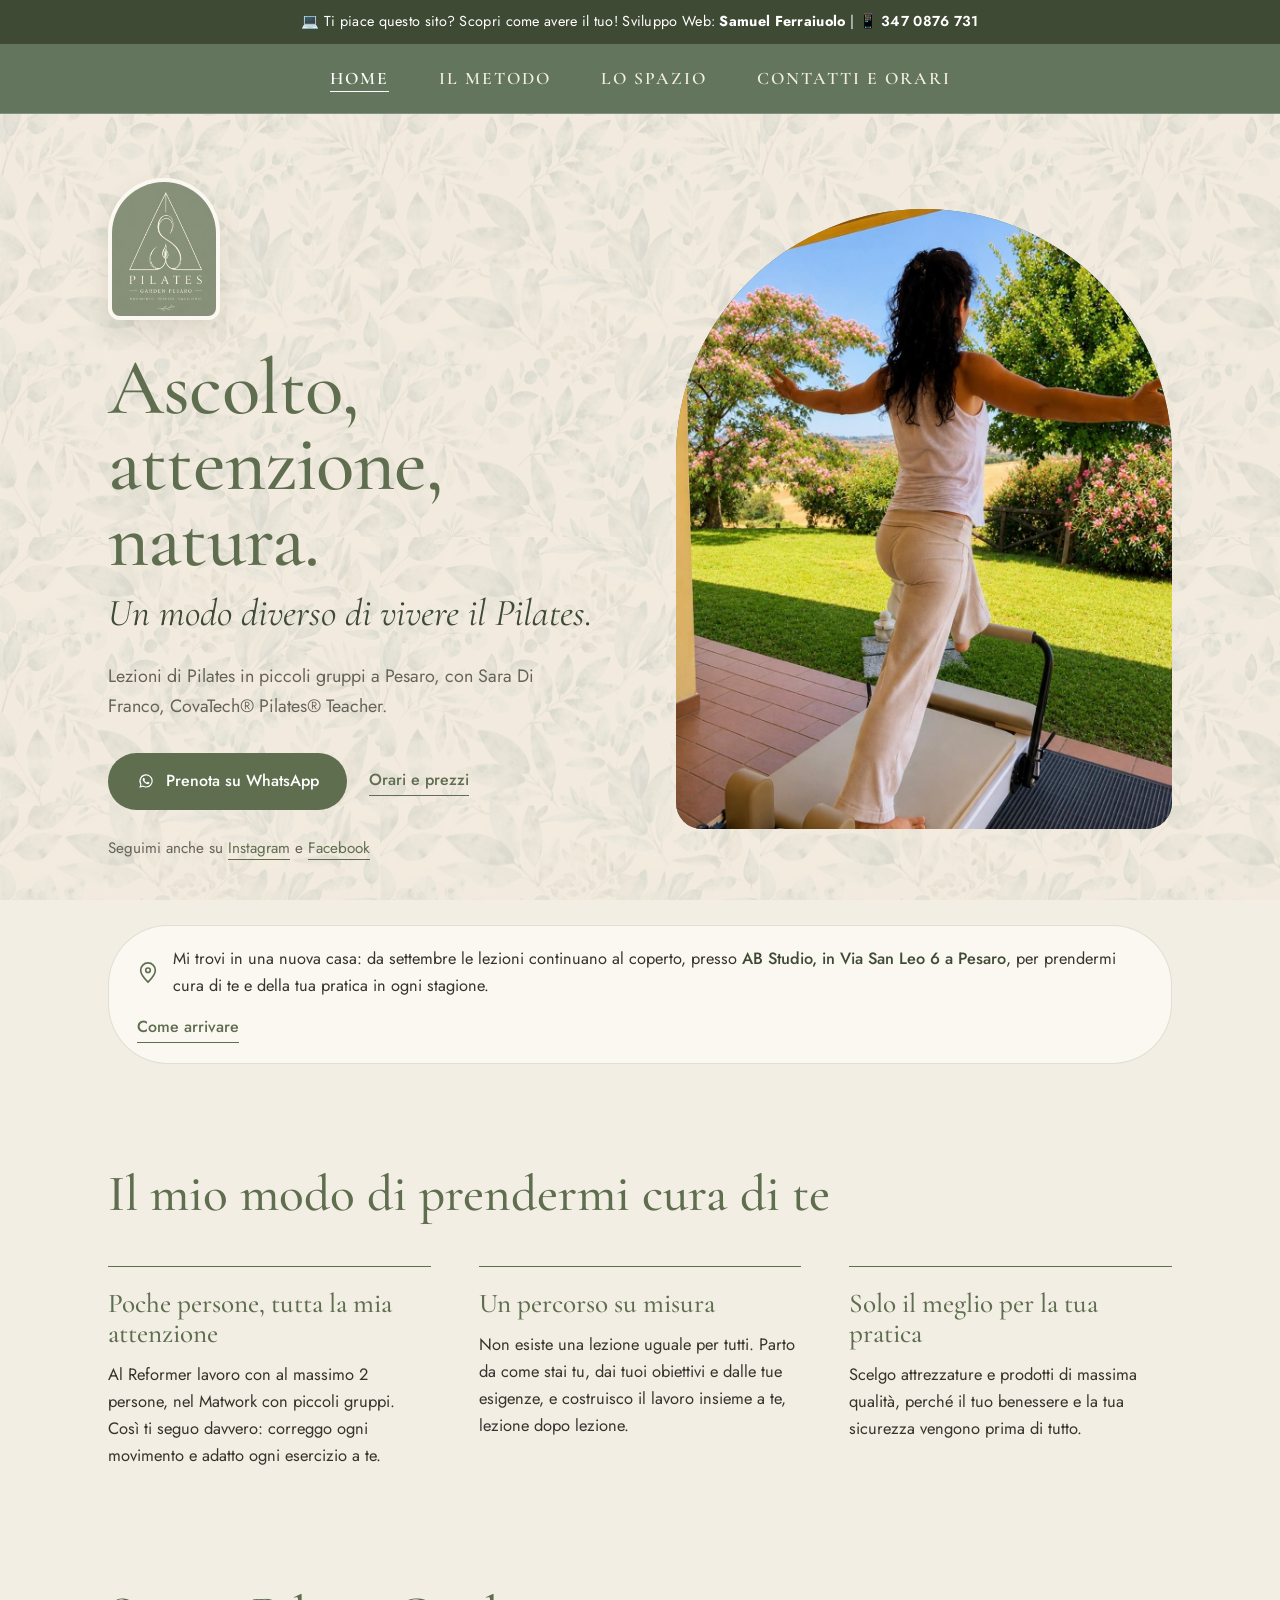
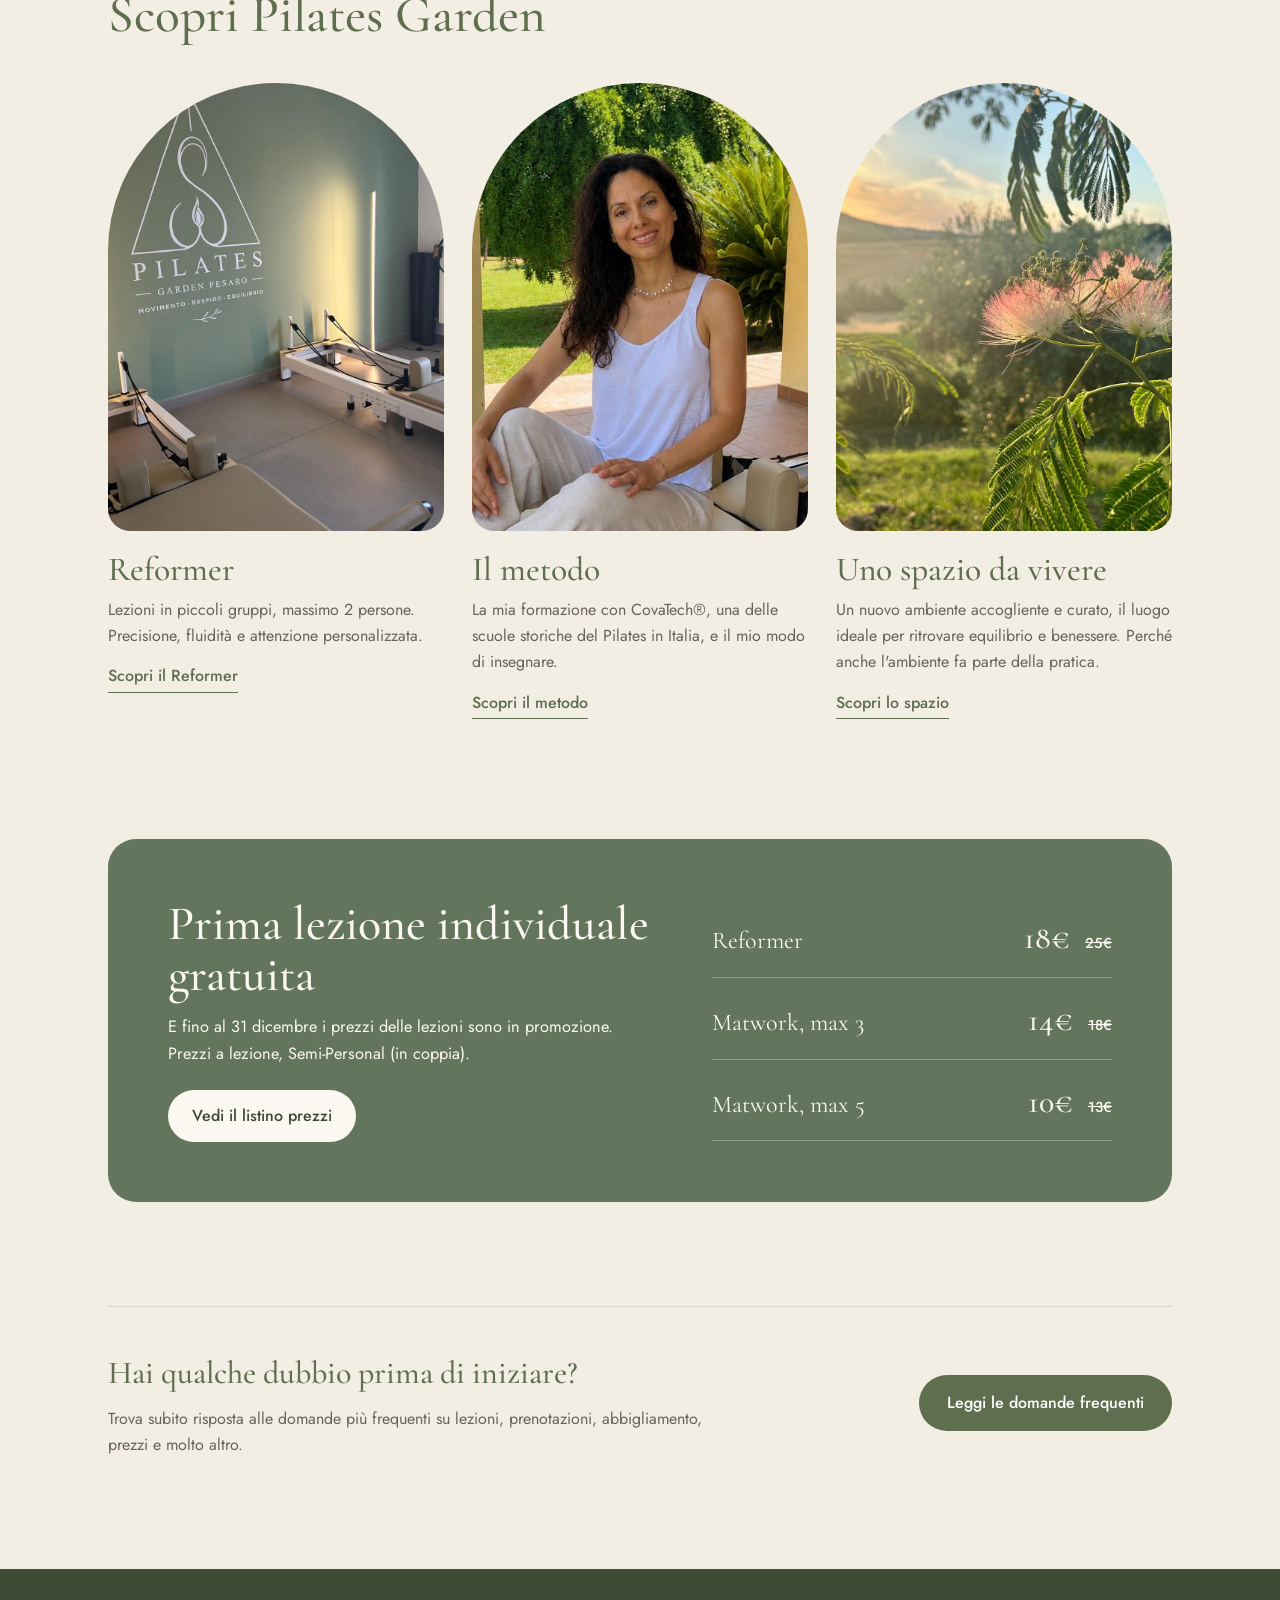
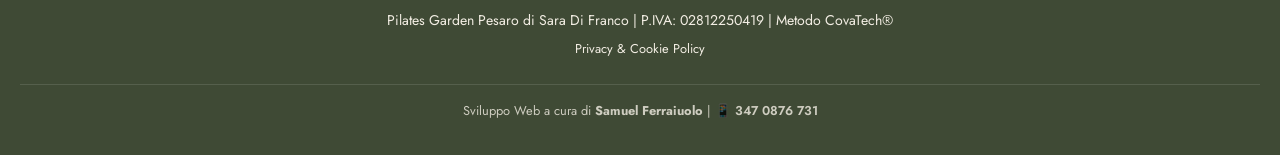
<file: index.html>
<!DOCTYPE html>
<html lang="it">
<head>
<meta charset="UTF-8">
<meta name="viewport" content="width=device-width, initial-scale=1.0">
<title>Home | Pilates Garden Pesaro</title>
<meta name="description" content="Pilates Garden Pesaro: lezioni di Pilates in piccoli gruppi con Sara Di Franco, CovaTech® Pilates® Teacher, presso AB Studio, Via San Leo 6, Pesaro.">
<link rel="stylesheet" href="common.css">
<link rel="preconnect" href="https://fonts.googleapis.com">
<link rel="preconnect" href="https://fonts.gstatic.com" crossorigin>
<link href="https://fonts.googleapis.com/css2?family=Cormorant+Garamond:ital,wght@0,400;0,500;0,600;1,400;1,500&family=Jost:wght@300;400;500;600&display=swap" rel="stylesheet">

<style>
/* ===================================================
   TOKEN — stessi delle pagine Contatti e Metodo
=================================================== */
:root {
    --crema-sfondo: #F3EEE4;
    --carta: #FBF8F2;
    --parete: #63755C;
    --verde-oliva-titoli: #5E6E4F;
    --verde-oliva-scuro: #3F4A35;
    --terracotta: #A65A4B;
    --inchiostro: #36332C;
    --testo-soft: #67635A;
    --filo: rgba(94, 110, 79, 0.18);

    --font-display: 'Cormorant Garamond', serif;
    --font-ui: 'Jost', sans-serif;
    --ease: cubic-bezier(.22,.8,.3,1);
}

* { box-sizing: border-box; }

body {
    margin: 0;
    background-color: var(--crema-sfondo);
    font-family: var(--font-ui);
    color: var(--inchiostro);
    line-height: 1.65;
    overflow-x: hidden;
}
body::before {
    content: '';
    position: fixed; inset: 0;
    background-image: url('sfondo-foglie.jpg');
    background-size: 380px;
    opacity: 0.09;
    z-index: -1;
    pointer-events: none;
}

a { color: inherit; }
a:focus-visible { outline: 2px solid var(--terracotta); outline-offset: 3px; border-radius: 6px; }
.btn-primario:focus-visible, .btn-chiaro:focus-visible { border-radius: 40px; outline-color: var(--verde-oliva-scuro); }
.legal-footer a:focus-visible,
.developer-top-bar a:focus-visible,
.promo a:focus-visible { outline-color: var(--carta); }

.nav-links a { font-family: var(--font-display); }

h1, h2, h3 { text-align: left; margin: 0; }
p { margin: 0; }

.wrap { max-width: 1120px; margin: 0 auto; padding: 0 28px; }

.titolo {
    font-family: var(--font-display);
    font-weight: 500;
    font-size: clamp(2.3rem, 4.2vw, 3.2rem);
    line-height: 1.05;
    color: var(--verde-oliva-titoli);
}

/* Pulsanti */
.azioni { display: flex; flex-wrap: wrap; gap: 12px 22px; align-items: center; }
.btn-primario {
    display: inline-flex; align-items: center; gap: 10px;
    padding: 15px 28px;
    border-radius: 40px;
    background: var(--verde-oliva-titoli);
    color: #fff;
    text-decoration: none;
    font-weight: 500;
    transition: background-color .25s var(--ease);
}
.btn-primario:hover { background: var(--verde-oliva-scuro); }
.btn-primario svg { width: 20px; height: 20px; }
.link-sottolineato {
    color: var(--verde-oliva-titoli);
    font-weight: 500;
    text-decoration: none;
    border-bottom: 1px solid currentColor;
    padding-bottom: 2px;
}
.link-sottolineato:hover { color: var(--verde-oliva-scuro); }

/* ===================================================
   APERTURA — Sara in giardino
=================================================== */
.apertura { padding: 64px 0 40px; }
.apertura .wrap {
    display: grid;
    grid-template-columns: minmax(0, 1fr) minmax(0, 1fr);
    gap: 48px 72px;
    align-items: center;
}
.apertura-testo { animation: entrata 1s var(--ease) both; }
@keyframes entrata { from { opacity: 0; transform: translateY(18px); } to { opacity: 1; transform: none; } }
.logo-arco {
    width: 112px;
    height: auto;
    border-radius: 50% 50% 12px 12px / 39% 39% 12px 12px;
    border: 4px solid var(--carta);
    box-shadow: 0 10px 24px rgba(63, 74, 53, 0.12);
    margin-bottom: 30px;
    display: block;
}
.apertura h1 {
    font-family: var(--font-display);
    font-weight: 500;
    font-size: clamp(3rem, 6.2vw, 5.2rem);
    line-height: 0.96;
    letter-spacing: -0.01em;
    color: var(--verde-oliva-titoli);
}
.apertura h1 em {
    display: block;
    margin-top: 14px;
    font-style: italic;
    font-weight: 400;
    font-size: 0.48em;
    line-height: 1.15;
    letter-spacing: 0;
    color: var(--verde-oliva-scuro);
}
.apertura .lead {
    margin: 26px 0 32px;
    font-size: 1.12rem;
    color: var(--testo-soft);
    max-width: 42ch;
}
.social { margin-top: 26px; font-size: 0.95rem; color: var(--testo-soft); }
.social a { color: var(--verde-oliva-titoli); text-decoration: none; border-bottom: 1px solid currentColor; }
.social a:hover { color: var(--verde-oliva-scuro); }

.apertura-foto {
    margin: 0;
    aspect-ratio: 4 / 5;
    border-radius: 50% 50% 26px 26px / 40% 40% 26px 26px;
    overflow: hidden;
    background: var(--parete);
}
.apertura-foto img { width: 100%; height: 100%; object-fit: cover; object-position: 50% 0%; display: block; }

/* Nuova sede */
.sede { padding: 24px 0 0; }
.sede-riga {
    display: flex;
    flex-wrap: wrap;
    align-items: center;
    justify-content: space-between;
    gap: 14px 30px;
    padding: 20px 28px;
    background: var(--carta);
    border: 1px solid var(--filo);
    border-radius: 60px;
}
.sede-riga p { display: flex; align-items: center; gap: 14px; font-size: 1.02rem; }
.sede-riga svg { width: 22px; height: 22px; flex-shrink: 0; color: var(--verde-oliva-titoli); }
.sede-riga strong { font-weight: 500; color: var(--verde-oliva-scuro); }

/* ===================================================
   CURA DEL CLIENTE
=================================================== */
.cura { padding: 104px 0 40px; }
.cura .sottotitolo {
    margin-top: 14px;
    font-family: var(--font-display);
    font-style: italic;
    font-size: 1.45rem;
    color: var(--testo-soft);
}
.cura-grid {
    display: grid;
    grid-template-columns: repeat(3, minmax(0, 1fr));
    gap: 28px 48px;
    margin-top: 44px;
}
.cura-item { padding-top: 22px; border-top: 1px solid var(--verde-oliva-titoli); }
.cura-item h3 {
    font-family: var(--font-display);
    font-weight: 500;
    font-size: 1.7rem;
    line-height: 1.1;
    color: var(--verde-oliva-titoli);
    margin-bottom: 12px;
}
.cura-item p { font-size: 1.03rem; }

/* ===================================================
   SCOPRI — Reformer, Metodo, Spazio
=================================================== */
.scopri { padding: 80px 0 40px; }
.schede {
    display: grid;
    grid-template-columns: repeat(3, minmax(0, 1fr));
    gap: 28px;
    margin-top: 40px;
}
.scheda {
    display: flex;
    flex-direction: column;
    text-decoration: none;
    color: var(--inchiostro);
}
.scheda-foto {
    aspect-ratio: 3 / 4;
    border-radius: 50% 50% 22px 22px / 37.5% 37.5% 22px 22px;
    overflow: hidden;
    background: var(--parete);
}
.scheda-foto img {
    width: 100%; height: 100%;
    object-fit: cover;
    display: block;
    transition: transform .8s var(--ease);
}
.scheda:hover .scheda-foto img { transform: scale(1.04); }
.scheda h3 {
    margin-top: 22px;
    font-family: var(--font-display);
    font-weight: 500;
    font-size: 2.1rem;
    line-height: 1;
    color: var(--verde-oliva-titoli);
}
.scheda p { margin-top: 10px; color: var(--testo-soft); font-size: 1rem; }
.scheda .vai {
    margin-top: 14px;
    align-self: flex-start;
    font-weight: 500;
    color: var(--verde-oliva-titoli);
    border-bottom: 1px solid currentColor;
    padding-bottom: 2px;
}

/* ===================================================
   PROMOZIONE — sulla "parete"
=================================================== */
.promo { padding: 80px 0 40px; }
.promo-pannello {
    display: grid;
    grid-template-columns: minmax(0, 1.1fr) minmax(0, 0.9fr);
    gap: 32px 56px;
    align-items: center;
    padding: clamp(36px, 5vw, 60px);
    border-radius: 28px;
    background: var(--parete);
    color: var(--carta);
}
.promo h2 {
    font-family: var(--font-display);
    font-weight: 500;
    font-size: clamp(2.1rem, 4vw, 3rem);
    line-height: 1.05;
    color: var(--carta);
}
.promo .scadenza { margin-top: 14px; font-size: 1.02rem; }
.promo-prezzi { list-style: none; margin: 0; padding: 0; display: grid; gap: 4px; }
.promo-prezzi li {
    display: flex;
    justify-content: space-between;
    align-items: baseline;
    gap: 16px;
    padding: 12px 0;
    border-bottom: 1px solid rgba(251, 248, 242, 0.3);
}
.promo-prezzi .nome { font-family: var(--font-display); font-size: 1.5rem; }
.promo-prezzi .cifra { font-family: var(--font-display); font-size: 2rem; font-weight: 500; }
.promo-prezzi s { font-family: var(--font-ui); font-size: 0.9rem; margin-left: 8px; }
.sr-only { position: absolute; width: 1px; height: 1px; overflow: hidden; clip: rect(0 0 0 0); white-space: nowrap; }
.btn-chiaro {
    display: inline-flex; align-items: center;
    margin-top: 22px;
    padding: 13px 24px;
    border-radius: 40px;
    background: var(--carta);
    color: var(--verde-oliva-scuro);
    text-decoration: none;
    font-weight: 500;
    transition: background-color .25s;
}
.btn-chiaro:hover { background: #fff; }

/* ===================================================
   DOMANDE FREQUENTI
=================================================== */
.faq { padding: 64px 0 110px; }
.faq-riga {
    display: flex;
    flex-wrap: wrap;
    align-items: center;
    justify-content: space-between;
    gap: 20px 40px;
    padding-top: 40px;
    border-top: 1px solid var(--filo);
}
.faq h2 {
    font-family: var(--font-display);
    font-weight: 500;
    font-size: 2rem;
    color: var(--verde-oliva-titoli);
}
.faq p { margin-top: 6px; color: var(--testo-soft); max-width: 60ch; }

/* ===================================================
   FOOTER, BARRA E FIRMA SVILUPPATORE
=================================================== */
.legal-footer { text-align: center; padding: 34px 20px; background-color: var(--verde-oliva-scuro); color: var(--crema-sfondo); font-size: 0.88rem; }
.legal-footer p { margin: 6px 0; }
.legal-footer a { color: var(--crema-sfondo); text-decoration: none; }
.legal-footer a:hover { text-decoration: underline; }
.developer-top-bar { background-color: var(--verde-oliva-scuro); color: white; text-align: center; padding: 10px 15px; font-size: 0.9rem; letter-spacing: 0.3px; position: relative; z-index: 100; }
.developer-top-bar a { color: white; text-decoration: none; font-weight: 600; }
.developer-top-bar a:hover { text-decoration: underline; }
.developer-signature { margin-top: 25px; padding-top: 15px; border-top: 1px solid rgba(255,255,255,0.15); font-size: 0.8rem; opacity: 0.8; transition: opacity 0.3s ease; }
.developer-signature:hover { opacity: 1; }
.developer-signature a { color: var(--crema-sfondo); text-decoration: none; font-weight: 600; }

/* ===================================================
   RESPONSIVE
=================================================== */
@media (max-width: 900px) {
    .apertura .wrap, .promo-pannello { grid-template-columns: 1fr; }
    .apertura-foto { max-width: 460px; aspect-ratio: 1 / 1.05; border-radius: 50% 50% 26px 26px / 47.6% 47.6% 26px 26px; }
    .cura-grid { grid-template-columns: 1fr; gap: 26px; }
    .schede { grid-template-columns: 1fr 1fr; }
    .scheda:last-child { grid-column: 1 / -1; }
    .scheda:last-child .scheda-foto { aspect-ratio: 16 / 10; border-radius: 22px; }
}
@media (max-width: 720px) {
    .wrap { padding: 0 18px; }
    .apertura { padding: 36px 0 24px; }
    .logo-arco { width: 88px; margin-bottom: 22px; }
    .sede-riga { border-radius: 22px; padding: 18px 20px; }
    .cura, .scopri, .promo { padding-top: 64px; }
    .schede { grid-template-columns: 1fr; gap: 40px; }
    .scheda .scheda-foto, .scheda:last-child .scheda-foto { aspect-ratio: 4 / 3.4; border-radius: 50% 50% 22px 22px / 58.8% 58.8% 22px 22px; }
    .promo-pannello { border-radius: 22px; }
    .faq { padding-bottom: 80px; }
    .developer-top-bar { padding: 8px 10px; font-size: 0.8rem; }
}
@media (prefers-reduced-motion: reduce) {
    *, *::before, *::after { animation: none !important; transition: none !important; }
}
</style>
</head>
<body>

<!-- INIZIO BARRA SVILUPPATORE IN ALTO -->
<div class="developer-top-bar">
    💻 Ti piace questo sito? Scopri come avere il tuo! Sviluppo Web: <strong>Samuel Ferraiuolo</strong> | <a href="tel:+393470876731">📱 347 0876 731</a>
</div>
<!-- FINE BARRA SVILUPPATORE IN ALTO -->

<nav class="sub-nav">
    <ul class="nav-links">
        <li><a href="index.html" aria-current="page">Home</a></li>
        <li><a href="metodo.html">Il Metodo</a></li>
        <li><a href="lo-spazio.html">Lo Spazio</a></li>
        <li><a href="contatti.html">Contatti e Orari</a></li>
    </ul>
</nav>

<!-- APERTURA -->
<header class="apertura">
    <div class="wrap">
        <div class="apertura-testo">
            <img src="logo.png" alt="Pilates Garden Pesaro" class="logo-arco" width="764" height="985">
            <h1>Ascolto, attenzione, natura. <em>Un modo diverso di vivere il Pilates.</em></h1>
            <p class="lead">Lezioni di Pilates in piccoli gruppi a Pesaro, con Sara Di Franco, CovaTech® Pilates® Teacher.</p>
            <div class="azioni">
                <a class="btn-primario" href="https://wa.me/393922351065" target="_blank" rel="noopener">
                    <svg viewBox="0 0 24 24" fill="currentColor" aria-hidden="true"><path d="M17.6 6.32A7.85 7.85 0 0 0 12.05 4a7.94 7.94 0 0 0-6.9 11.9L4 20l4.2-1.1a7.9 7.9 0 0 0 3.85 1h0a7.94 7.94 0 0 0 5.55-13.58zm-5.55 12.2a6.6 6.6 0 0 1-3.36-.92l-.24-.14-2.5.65.67-2.44-.16-.25a6.6 6.6 0 1 1 12.24-3.5 6.55 6.55 0 0 1-6.65 6.6zm3.6-4.94c-.2-.1-1.17-.58-1.35-.64s-.32-.1-.45.1-.5.64-.62.77-.23.15-.43.05a5.4 5.4 0 0 1-1.6-.98 5.9 5.9 0 0 1-1.1-1.36c-.12-.2 0-.3.09-.4s.2-.23.29-.35a1.3 1.3 0 0 0 .2-.33.36.36 0 0 0 0-.35c-.05-.1-.45-1.08-.61-1.48s-.33-.33-.45-.34h-.38a.74.74 0 0 0-.53.25 2.24 2.24 0 0 0-.7 1.67 3.9 3.9 0 0 0 .81 2.06 8.9 8.9 0 0 0 3.4 3 10 10 0 0 0 1.14.42 2.75 2.75 0 0 0 1.26.08 2.06 2.06 0 0 0 1.35-.95 1.66 1.66 0 0 0 .12-.95c-.05-.1-.18-.15-.38-.25z"/></svg>
                    Prenota su WhatsApp
                </a>
                <a class="link-sottolineato" href="contatti.html">Orari e prezzi</a>
            </div>
            <p class="social">Seguimi anche su <a href="https://www.instagram.com/pilates_garden_pesaro?utm_source=ig_web_button_share_sheet&amp;igsh=ZDNlZDc0MzIxNw==" target="_blank" rel="noopener">Instagram</a> e <a href="https://www.facebook.com/share/1CcC9o8e2n/" target="_blank" rel="noopener">Facebook</a></p>
        </div>

        <figure class="apertura-foto">
            <img src="fotosara1.png" alt="Sara in equilibrio sul Reformer, sotto il portico, davanti al giardino in fiore">
        </figure>
    </div>
</header>

<main>

<!-- NUOVA SEDE -->
<section class="sede" aria-label="La nuova sede">
    <div class="wrap">
        <div class="sede-riga">
            <p>
                <svg viewBox="0 0 24 24" fill="none" stroke="currentColor" stroke-width="1.8" stroke-linecap="round" stroke-linejoin="round" aria-hidden="true"><path d="M12 22c4-4 8-8.5 8-13a8 8 0 1 0-16 0c0 4.5 4 9 8 13z"/><circle cx="12" cy="9" r="2.5"/></svg>
                <span>Mi trovi in una nuova casa: da settembre le lezioni continuano al coperto, presso <strong>AB Studio, in Via San Leo 6 a Pesaro</strong>, per prendermi cura di te e della tua pratica in ogni stagione.</span>
            </p>
            <a class="link-sottolineato" href="contatti.html#dove-trovarmi">Come arrivare</a>
        </div>
    </div>
</section>

<!-- CURA DEL CLIENTE -->
<section class="cura" aria-labelledby="cura-title">
    <div class="wrap">
        <h2 class="titolo" id="cura-title">Il mio modo di prendermi cura di te</h2>
        <div class="cura-grid">
            <article class="cura-item">
                <h3>Poche persone, tutta la mia attenzione</h3>
                <p>Al Reformer lavoro con al massimo 2 persone, nel Matwork con piccoli gruppi. Così ti seguo davvero: correggo ogni movimento e adatto ogni esercizio a te.</p>
            </article>
            <article class="cura-item">
                <h3>Un percorso su misura</h3>
                <p>Non esiste una lezione uguale per tutti. Parto da come stai tu, dai tuoi obiettivi e dalle tue esigenze, e costruisco il lavoro insieme a te, lezione dopo lezione.</p>
            </article>
            <article class="cura-item">
                <h3>Solo il meglio per la tua pratica</h3>
                <p>Scelgo attrezzature e prodotti di massima qualità, perché il tuo benessere e la tua sicurezza vengono prima di tutto.</p>
            </article>
        </div>
    </div>
</section>

<!-- SCOPRI -->
<section class="scopri" aria-labelledby="scopri-title">
    <div class="wrap">
        <h2 class="titolo" id="scopri-title">Scopri Pilates Garden</h2>
        <div class="schede">
            <!-- CARD MATWORK (nascosta)
            <a href="matwork.html" class="scheda">
                <div class="scheda-foto"><img src="foto-matwork-pulita.jpg" alt="Matwork"></div>
                <h3>Matwork</h3>
                <p>Lavoro a terra su base in legno. Classi intime di massimo 3 persone per garantire la massima attenzione. Perché i dettagli fanno la differenza.</p>
                <span class="vai">Scopri il Matwork</span>
            </a>
            -->
            <a href="reformer.html" class="scheda">
                <div class="scheda-foto"><img src="foto-reformer-pulita.jpg" alt="Due Reformer nella sala di AB Studio" loading="lazy"></div>
                <h3>Reformer</h3>
                <p>Lezioni in piccoli gruppi, massimo 2 persone. Precisione, fluidità e attenzione personalizzata.</p>
                <span class="vai">Scopri il Reformer</span>
            </a>
            <a href="metodo.html" class="scheda">
                <div class="scheda-foto"><img src="fotosara2.png" alt="Sara Di Franco in giardino" loading="lazy"></div>
                <h3>Il metodo</h3>
                <p>La mia formazione con CovaTech®, una delle scuole storiche del Pilates in Italia, e il mio modo di insegnare.</p>
                <span class="vai">Scopri il metodo</span>
            </a>
            <a href="lo-spazio.html" class="scheda">
                <div class="scheda-foto"><img src="foto-spazio-pulita.jpg" alt="Fiori di albizia al tramonto, tra le colline" loading="lazy"></div>
                <h3>Uno spazio da vivere</h3>
                <p>Un nuovo ambiente accogliente e curato, il luogo ideale per ritrovare equilibrio e benessere. Perché anche l'ambiente fa parte della pratica.</p>
                <span class="vai">Scopri lo spazio</span>
            </a>
        </div>
    </div>
</section>

<!-- PROMOZIONE IN CORSO (prezzi come nel listino della pagina Contatti) -->
<section class="promo" aria-labelledby="promo-title">
    <div class="wrap">
        <div class="promo-pannello">
            <div>
                <h2 id="promo-title">Prima lezione individuale gratuita</h2>
                <p class="scadenza">E fino al 31 dicembre i prezzi delle lezioni sono in promozione. Prezzi a lezione, Semi-Personal (in coppia).</p>
                <a class="btn-chiaro" href="contatti.html#listino-prezzi">Vedi il listino prezzi</a>
            </div>
            <ul class="promo-prezzi">
                <li><span class="nome">Reformer</span><span class="cifra">18€ <s><span class="sr-only">invece di </span>25€</s></span></li>
                <li><span class="nome">Matwork, max 3</span><span class="cifra">14€ <s><span class="sr-only">invece di </span>18€</s></span></li>
                <li><span class="nome">Matwork, max 5</span><span class="cifra">10€ <s><span class="sr-only">invece di </span>13€</s></span></li>
            </ul>
        </div>
    </div>
</section>

<!-- DOMANDE FREQUENTI -->
<section class="faq" aria-labelledby="faq-title">
    <div class="wrap"><div class="faq-riga">
        <div>
            <h2 id="faq-title">Hai qualche dubbio prima di iniziare?</h2>
            <p>Trova subito risposta alle domande più frequenti su lezioni, prenotazioni, abbigliamento, prezzi e molto altro.</p>
        </div>
        <a class="btn-primario" href="Faq.html">Leggi le domande frequenti</a>
    </div></div>
</section>

</main>

<footer class="legal-footer">
    <p>Pilates Garden Pesaro di Sara Di Franco | P.IVA: 02812250419 | Metodo CovaTech®</p>
    <p style="font-size: 0.8rem;"><a href="privacy.html">Privacy &amp; Cookie Policy</a></p>
    <!-- INIZIO FIRMA SVILUPPATORE (MANTENUTA ANCHE NEL FOOTER) -->
    <div class="developer-signature">
        Sviluppo Web a cura di <strong>Samuel Ferraiuolo</strong> | <a href="tel:+393470876731">📱 347 0876 731</a>
    </div>
    <!-- FINE FIRMA SVILUPPATORE -->
</footer>

</body>
</html>
</file>
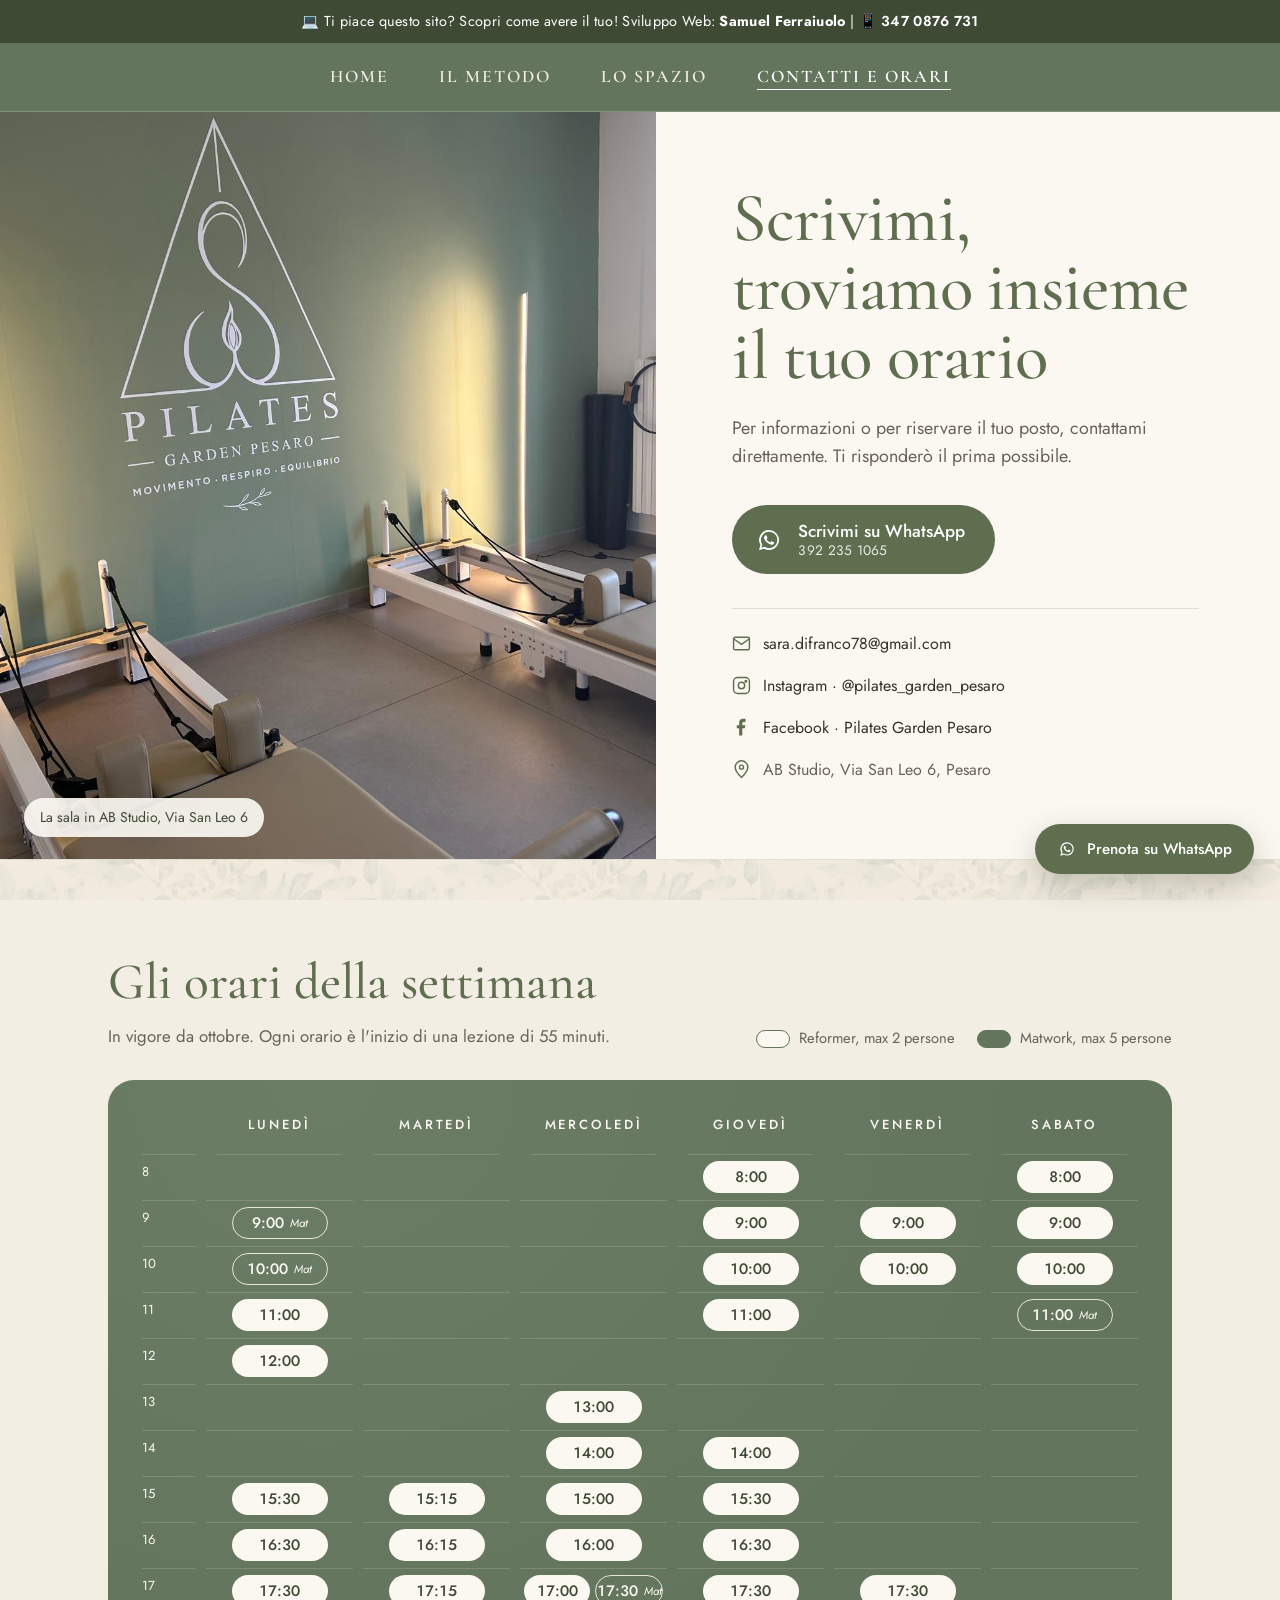
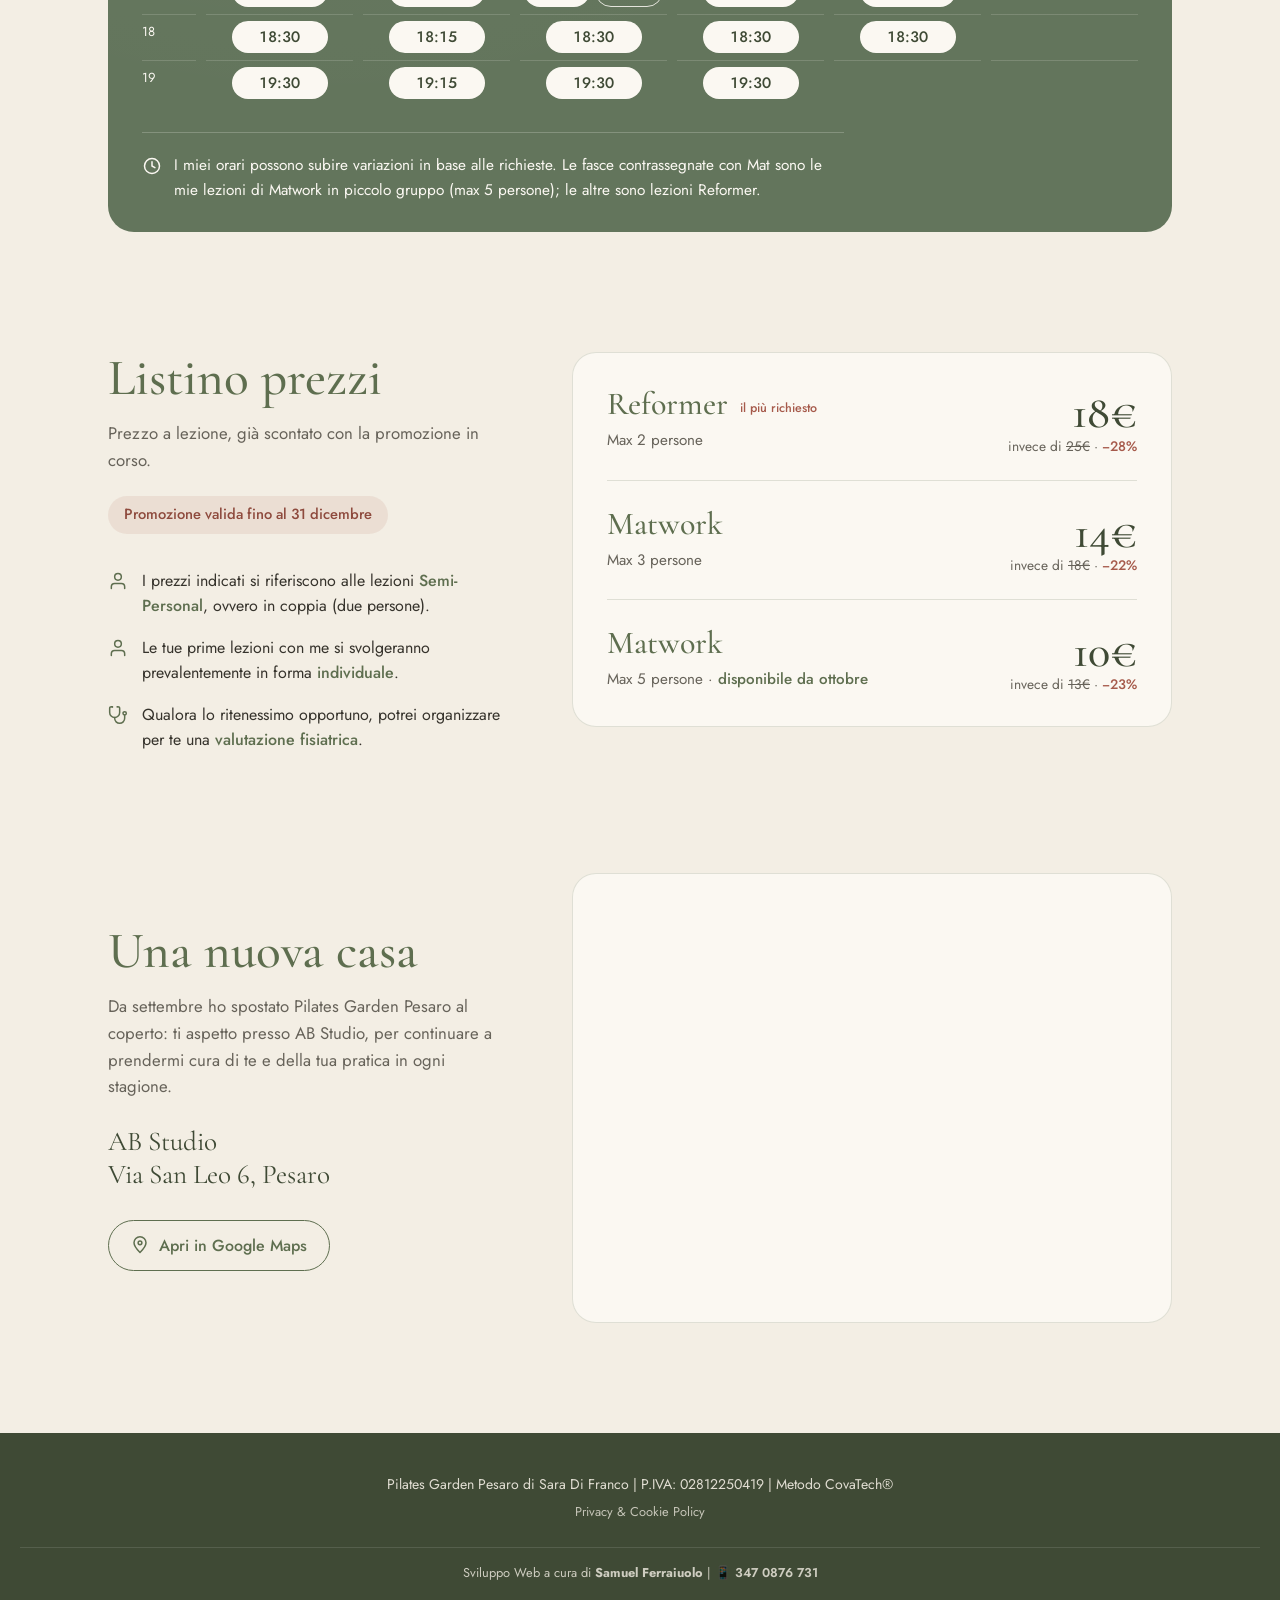
<file: contatti.html>
<!DOCTYPE html>
<html lang="it">
<head>
<meta charset="UTF-8">
<meta name="viewport" content="width=device-width, initial-scale=1.0">
<title>Contatti e Orari | Pilates Garden Pesaro</title>
<meta name="description" content="Orari, prezzi e contatti di Pilates Garden Pesaro: lezioni di Reformer e Matwork in piccolo gruppo presso AB Studio, Via San Leo 6, Pesaro.">
<link rel="stylesheet" href="common.css">

<!-- Cormorant Garamond per i titoli (come il resto del sito)
     + Jost per testi, orari e prezzi: lo stesso spirito
     del lettering sulla parete dello studio -->
<link rel="preconnect" href="https://fonts.googleapis.com">
<link rel="preconnect" href="https://fonts.gstatic.com" crossorigin>
<link href="https://fonts.googleapis.com/css2?family=Cormorant+Garamond:ital,wght@0,400;0,500;0,600;1,400;1,500&family=Jost:wght@300;400;500;600&display=swap" rel="stylesheet">

<style>
/* ===================================================
   TOKEN — palette del brand; il verde "parete" è
   preso dal muro dello studio in AB Studio
=================================================== */
:root {
    --crema-sfondo: #F3EEE4;
    --carta: #FBF8F2;
    --parete: #63755C;
    --parete-scura: #55664F;
    --verde-oliva-titoli: #5E6E4F;
    --verde-oliva-scuro: #3F4A35;
    --terracotta: #A65A4B;
    --testo-scuro: #36332C;
    --testo-soft: #67635A;
    --filo: rgba(94, 110, 79, 0.18);

    --font-display: 'Cormorant Garamond', serif;
    --font-ui: 'Jost', sans-serif;

    --ease: cubic-bezier(.22,.8,.3,1);
}

* { box-sizing: border-box; }

body {
    margin: 0;
    background-color: var(--crema-sfondo);
    font-family: var(--font-ui);
    font-weight: 400;
    color: var(--testo-scuro);
    line-height: 1.6;
    overflow-x: hidden;
}

/* Sfondo con le foglie, come nelle altre pagine */
body::before {
    content: '';
    position: fixed; inset: 0;
    background-image: url('sfondo-foglie.jpg');
    background-size: 380px;
    opacity: 0.09;
    z-index: -1;
    pointer-events: none;
}

a { color: inherit; }
a:focus-visible {
    outline: 2px solid var(--terracotta);
    outline-offset: 3px;
    border-radius: 6px;
}

/* Sugli sfondi verdi il contorno del focus diventa crema */
.legal-footer a:focus-visible,
.developer-top-bar a:focus-visible,
.sticky-cta:focus-visible { outline-color: var(--carta); }

/* Menu con lo stesso carattere delle altre pagine */
.nav-links a { font-family: var(--font-display); }

h1, h2, h3 { text-align: left; margin: 0; }

.wrap { max-width: 1120px; margin: 0 auto; padding: 0 28px; }

.section-title {
    font-family: var(--font-display);
    font-weight: 500;
    font-size: clamp(2.3rem, 4.2vw, 3.2rem);
    line-height: 1.05;
    color: var(--verde-oliva-titoli);
}
.section-intro {
    max-width: 52ch;
    margin: 14px 0 0;
    color: var(--testo-soft);
    font-size: 1.05rem;
}

/* ===================================================
   APERTURA — foto dello studio + contatti
=================================================== */
.hero {
    display: grid;
    grid-template-columns: minmax(0, 1.05fr) minmax(0, 1fr);
    min-height: 76vh;
    background: var(--carta);
    border-bottom: 1px solid var(--filo);
}
.hero-photo {
    position: relative;
    margin: 0;
    overflow: hidden;
    background: var(--parete);
}
.hero-photo img {
    width: 100%; height: 100%;
    object-fit: cover;
    object-position: 40% 45%;
    display: block;
}
.hero-photo figcaption {
    position: absolute;
    left: 24px; bottom: 22px;
    padding: 8px 16px;
    border-radius: 40px;
    background: rgba(251, 248, 242, 0.92);
    color: var(--verde-oliva-scuro);
    font-size: 0.88rem;
}

.hero-text {
    align-self: center;
    padding: 72px clamp(28px, 6vw, 88px);
    max-width: 620px;
    animation: entrata 1s var(--ease) both;
}
@keyframes entrata {
    from { opacity: 0; transform: translateY(18px); }
    to   { opacity: 1; transform: none; }
}
.hero h1 {
    font-family: var(--font-display);
    font-weight: 500;
    font-size: clamp(2.8rem, 5.4vw, 4.4rem);
    line-height: 1;
    letter-spacing: -0.01em;
    color: var(--verde-oliva-titoli);
}
.hero-lead {
    margin: 22px 0 34px;
    font-size: 1.12rem;
    color: var(--testo-soft);
    max-width: 44ch;
}

.btn-whatsapp {
    display: inline-flex;
    align-items: center;
    gap: 14px;
    padding: 16px 30px 16px 22px;
    border-radius: 60px;
    background: var(--verde-oliva-titoli);
    color: #fff;
    text-decoration: none;
    transition: background-color .25s var(--ease), transform .25s var(--ease);
}
.btn-whatsapp:hover { background: var(--verde-oliva-scuro); transform: translateY(-2px); }
.btn-whatsapp svg { width: 30px; height: 30px; flex-shrink: 0; }
.btn-whatsapp span { display: flex; flex-direction: column; line-height: 1.2; }
.btn-whatsapp strong { font-weight: 500; font-size: 1.08rem; }
.btn-whatsapp small { font-size: 0.86rem; opacity: 0.85; letter-spacing: 0.02em; }

.altri-contatti {
    list-style: none;
    margin: 34px 0 0;
    padding: 22px 0 0;
    border-top: 1px solid var(--filo);
    display: grid;
    gap: 12px;
}
.altri-contatti a {
    display: inline-flex;
    align-items: center;
    gap: 12px;
    text-decoration: none;
    color: var(--testo-scuro);
    border-bottom: 1px solid transparent;
    transition: border-color .2s, color .2s;
}
.altri-contatti a:hover { color: var(--verde-oliva-titoli); border-bottom-color: currentColor; }
.altri-contatti svg { width: 19px; height: 19px; color: var(--verde-oliva-titoli); flex-shrink: 0; }
.altri-contatti .dove { color: var(--testo-soft); }

/* ===================================================
   ORARI — la "parete" verde con la settimana
=================================================== */
.orari { padding: 96px 0 40px; }
.orari-head {
    display: flex;
    flex-wrap: wrap;
    justify-content: space-between;
    align-items: flex-end;
    gap: 18px 40px;
    margin-bottom: 30px;
}
.legenda {
    display: flex;
    flex-wrap: wrap;
    gap: 10px 22px;
    margin: 0;
    padding: 0;
    list-style: none;
    font-size: 0.92rem;
    color: var(--testo-soft);
}
.legenda li { display: inline-flex; align-items: center; gap: 9px; }
.legenda .campione {
    width: 34px; height: 18px;
    border-radius: 20px;
    border: 1px solid var(--parete);
    background: var(--carta);
}
.legenda .campione.mat { background: var(--parete); }

.parete {
    background: var(--parete);
    background-image: radial-gradient(ellipse at 20% 0%, rgba(255,255,255,0.06), transparent 60%);
    border-radius: 26px;
    padding: 34px 34px 30px;
    color: var(--carta);
}

/* Griglia desktop: colonna ore + 6 giorni, 12 righe (8:00 → 19:00) */
.settimana {
    --riga: 46px;
    display: grid;
    grid-template-columns: 54px repeat(6, minmax(0, 1fr));
    column-gap: 10px;
    position: relative;
}
.ore {
    display: grid;
    grid-template-rows: 40px repeat(12, var(--riga));
    margin: 0; padding: 0;
    list-style: none;
    font-size: 0.82rem;
    color: var(--carta);
}
.ore li { padding-top: 6px; border-top: 1px solid rgba(251, 248, 242, 0.16); }
.ore li:first-child { border-top: 0; }

.giorno { margin: 0; }
.giorno h3 {
    height: 40px;
    margin: 0;
    font-family: var(--font-ui);
    font-weight: 500;
    font-size: 0.82rem;
    letter-spacing: 0.22em;
    text-transform: uppercase;
    color: var(--carta);
    text-align: center;
}
.giorno ol {
    display: grid;
    grid-template-rows: repeat(12, var(--riga));
    margin: 0; padding: 0;
    list-style: none;
    border-radius: 14px;
    background: repeating-linear-gradient(to bottom, rgba(251,248,242,0.16) 0 1px, transparent 1px var(--riga));
}
.giorno li {
    grid-row: var(--r);
    display: flex;
    gap: 5px;
    align-items: center;
    justify-content: center;
    padding: 0 4px;
}
.slot {
    display: inline-flex;
    align-items: center;
    justify-content: center;
    min-width: 0;
    flex: 1 1 0;
    max-width: 96px;
    height: 32px;
    border-radius: 20px;
    background: var(--carta);
    color: var(--verde-oliva-scuro);
    font-size: 0.95rem;
    font-weight: 500;
    font-variant-numeric: tabular-nums;
}
.slot.mat {
    background: transparent;
    color: var(--carta);
    border: 1.5px solid rgba(251, 248, 242, 0.85);
}
.slot.mat::after {
    content: 'Mat';
    margin-left: 6px;
    font-size: 0.72rem;
    font-weight: 400;
    font-style: italic;
    opacity: 1;
}

.parete-nota {
    display: flex;
    gap: 12px;
    align-items: flex-start;
    margin: 26px 0 0;
    padding-top: 20px;
    border-top: 1px solid rgba(251, 248, 242, 0.22);
    font-size: 0.96rem;
    color: var(--carta);
    max-width: 78ch;
}
.parete-nota svg { width: 20px; height: 20px; flex-shrink: 0; margin-top: 3px; }

/* ===================================================
   PREZZI — una carta da leggere, non tre cartellini
=================================================== */
.prezzi { padding: 80px 0 40px; scroll-margin-top: 80px; }
.listino-layout {
    display: grid;
    grid-template-columns: minmax(0, 0.8fr) minmax(0, 1.2fr);
    gap: 40px 64px;
    align-items: start;
}
.promo-scadenza {
    display: inline-block;
    margin-top: 22px;
    padding: 7px 16px;
    border-radius: 30px;
    background: rgba(166, 90, 75, 0.1);
    color: #8E4A3D;
    font-size: 0.92rem;
    font-weight: 500;
}

.listino {
    margin: 0;
    padding: 8px 34px;
    list-style: none;
    background: var(--carta);
    border: 1px solid var(--filo);
    border-radius: 24px;
}
.voce {
    display: grid;
    grid-template-columns: minmax(0, 1fr) auto;
    align-items: center;
    gap: 6px 24px;
    padding: 26px 0;
    border-top: 1px solid var(--filo);
}
.voce:first-child { border-top: 0; }
.voce h3 {
    font-family: var(--font-display);
    font-weight: 500;
    font-size: 2rem;
    line-height: 1;
    color: var(--verde-oliva-titoli);
}
.voce .dettagli {
    grid-column: 1;
    margin: 0;
    font-size: 0.95rem;
    color: var(--testo-soft);
}
.voce .dettagli em {
    font-style: normal;
    color: var(--verde-oliva-titoli);
    font-weight: 500;
}
.voce .cifra {
    grid-column: 2;
    grid-row: 1 / span 2;
    text-align: right;
    line-height: 1.1;
}
.voce .ora {
    font-family: var(--font-display);
    font-size: 2.9rem;
    font-weight: 500;
    color: var(--verde-oliva-scuro);
}
.voce .prima {
    display: block;
    font-size: 0.86rem;
    color: var(--testo-soft);
}
.voce .prima s { text-decoration-thickness: 1px; }
.voce .prima b { color: var(--terracotta); font-weight: 500; }
.voce.in-evidenza h3::after {
    content: 'il più richiesto';
    margin-left: 12px;
    vertical-align: middle;
    font-family: var(--font-ui);
    font-size: 0.78rem;
    font-weight: 500;
    color: var(--terracotta);
}

.note-prezzi {
    list-style: none;
    margin: 34px 0 0;
    padding: 0;
    display: grid;
    gap: 16px;
}
.note-prezzi li {
    display: flex;
    gap: 14px;
    align-items: flex-start;
    color: var(--testo-scuro);
    font-size: 1rem;
}
.note-prezzi svg { width: 20px; height: 20px; flex-shrink: 0; margin-top: 3px; color: var(--verde-oliva-titoli); }
.note-prezzi strong { font-weight: 500; color: var(--verde-oliva-titoli); }

/* ===================================================
   DOVE TROVARMI
=================================================== */
.dove-trovarmi { padding: 80px 0 110px; scroll-margin-top: 80px; }
.dove-layout {
    display: grid;
    grid-template-columns: minmax(0, 0.8fr) minmax(0, 1.2fr);
    gap: 40px 64px;
    align-items: center;
}
.indirizzo {
    margin: 26px 0 6px;
    font-family: var(--font-display);
    font-size: 1.7rem;
    line-height: 1.2;
    color: var(--verde-oliva-scuro);
}
.btn-mappa {
    display: inline-flex;
    align-items: center;
    gap: 10px;
    margin-top: 22px;
    padding: 12px 22px;
    border-radius: 40px;
    border: 1px solid var(--verde-oliva-titoli);
    color: var(--verde-oliva-titoli);
    text-decoration: none;
    font-weight: 500;
    transition: background-color .25s, color .25s;
}
.btn-mappa:hover { background: var(--verde-oliva-titoli); color: #fff; }
.btn-mappa svg { width: 18px; height: 18px; }
.mappa {
    border-radius: 24px;
    overflow: hidden;
    border: 1px solid var(--filo);
    background: var(--carta);
    aspect-ratio: 4 / 3;
}
.mappa iframe { width: 100%; height: 100%; border: 0; display: block; filter: saturate(0.75); }

/* ===================================================
   PRENOTA SU WHATSAPP — sempre a portata di mano
=================================================== */
.sticky-cta {
    position: fixed;
    right: 26px; bottom: 26px;
    z-index: 60;
    display: inline-flex;
    align-items: center;
    gap: 10px;
    padding: 13px 22px;
    border-radius: 40px;
    background: var(--verde-oliva-titoli);
    color: #fff;
    text-decoration: none;
    font-weight: 500;
    font-size: 0.95rem;
    box-shadow: 0 10px 30px rgba(63, 74, 53, 0.28);
    transition: background-color .25s;
}
.sticky-cta:hover { background: var(--verde-oliva-scuro); }
.sticky-cta svg { width: 20px; height: 20px; }

/* ===================================================
   FOOTER, BARRA E FIRMA SVILUPPATORE
=================================================== */
.legal-footer {
    text-align: center;
    padding: 34px 20px;
    background-color: var(--verde-oliva-scuro);
    color: var(--crema-sfondo);
    font-size: 0.88rem;
}
.legal-footer p { margin: 6px 0; opacity: 0.9; }
.legal-footer a { color: var(--crema-sfondo); text-decoration: none; opacity: 1; }
.legal-footer a:hover { opacity: 1; text-decoration: underline; }

.developer-top-bar {
    background-color: var(--verde-oliva-scuro);
    color: white;
    text-align: center;
    padding: 10px 15px;
    font-size: 0.9rem;
    letter-spacing: 0.3px;
    position: relative;
    z-index: 100;
}
.developer-top-bar a { color: white; text-decoration: none; font-weight: 600; }
.developer-top-bar a:hover { text-decoration: underline; }

.developer-signature {
    margin-top: 25px;
    padding-top: 15px;
    border-top: 1px solid rgba(255,255,255,0.15);
    font-size: 0.8rem;
    opacity: 0.8;
    transition: opacity 0.3s ease;
}
.developer-signature:hover { opacity: 1; }
.developer-signature a { color: var(--crema-sfondo); text-decoration: none; font-weight: 600; }
.developer-signature a:hover { text-decoration: underline; }

/* ===================================================
   RESPONSIVE
=================================================== */
@media (max-width: 980px) {
    .hero { grid-template-columns: 1fr; min-height: 0; }
    .hero-photo { height: 46vh; min-height: 280px; }
    .hero-text { padding: 48px 28px 56px; max-width: none; }
    .listino-layout, .dove-layout { grid-template-columns: 1fr; }
}

/* Tablet e telefono: un giorno per riga, orari che scorrono in linea */
@media (max-width: 1040px) {
    .parete { padding: 10px 24px 24px; }
    .settimana { display: block; }
    .ore { display: none; }
    .giorno {
        display: grid;
        grid-template-columns: 110px minmax(0, 1fr);
        gap: 12px;
        padding: 16px 0;
        border-top: 1px solid rgba(251, 248, 242, 0.24);
    }
    .giorno:first-of-type { border-top: 0; }
    .giorno h3 { height: auto; text-align: left; padding-top: 6px; font-size: 0.8rem; letter-spacing: 0.16em; }
    .giorno ol { display: flex; flex-wrap: wrap; gap: 7px; background: none; border-radius: 0; }
    .giorno li { padding: 0; gap: 7px; }
    .slot { flex: 0 0 auto; max-width: none; min-width: 62px; padding: 0 12px; height: 32px; font-size: 0.92rem; }
}

@media (max-width: 720px) {
    .wrap { padding: 0 18px; }
    .hero-text { padding: 40px 18px 48px; }
    .orari { padding-top: 64px; }
    .prezzi, .dove-trovarmi { padding-top: 56px; }
    /* il menu sticky su telefono va su più righe */
    .orari, .prezzi, .dove-trovarmi { scroll-margin-top: 170px; }
    .dove-trovarmi { padding-bottom: 120px; }
    .parete { padding: 10px 18px 22px; border-radius: 22px; }
    .giorno { grid-template-columns: 92px minmax(0, 1fr); }
    .giorno h3 { font-size: 0.78rem; }
    .listino { padding: 4px 22px; }
    .voce { padding: 22px 0; }
    .voce h3 { font-size: 1.75rem; }
    .voce .ora { font-size: 2.4rem; }
    .voce.in-evidenza h3::after { display: block; margin: 6px 0 0; }
    .sticky-cta {
        left: 0; right: 0; bottom: 0;
        justify-content: center;
        border-radius: 0;
        padding: 16px;
        font-size: 1rem;
        box-shadow: 0 -6px 20px rgba(63, 74, 53, 0.2);
    }
    .sticky-cta:focus-visible { outline-offset: -5px; }
    .developer-top-bar { padding: 8px 10px; font-size: 0.8rem; }
    .legal-footer { padding-bottom: 90px; }
}

@media (prefers-reduced-motion: reduce) {
    *, *::before, *::after { animation: none !important; transition: none !important; }
}
</style>
</head>
<body>

<!-- INIZIO BARRA SVILUPPATORE IN ALTO -->
<div class="developer-top-bar">
    💻 Ti piace questo sito? Scopri come avere il tuo! Sviluppo Web: <strong>Samuel Ferraiuolo</strong> | <a href="tel:+393470876731">📱 347 0876 731</a>
</div>
<!-- FINE BARRA SVILUPPATORE IN ALTO -->

<nav class="sub-nav">
    <ul class="nav-links">
        <li><a href="index.html">Home</a></li>
        <li><a href="metodo.html">Il Metodo</a></li>
        <li><a href="lo-spazio.html">Lo Spazio</a></li>
        <li><a href="contatti.html" aria-current="page">Contatti e Orari</a></li>
    </ul>
</nav>

<!-- Prenota su WhatsApp: in basso a destra su computer, barra fissa su telefono -->
<a href="https://wa.me/393922351065" target="_blank" rel="noopener" class="sticky-cta">
    <svg viewBox="0 0 24 24" fill="currentColor" aria-hidden="true"><path d="M17.6 6.32A7.85 7.85 0 0 0 12.05 4a7.94 7.94 0 0 0-6.9 11.9L4 20l4.2-1.1a7.9 7.9 0 0 0 3.85 1h0a7.94 7.94 0 0 0 5.55-13.58zm-5.55 12.2a6.6 6.6 0 0 1-3.36-.92l-.24-.14-2.5.65.67-2.44-.16-.25a6.6 6.6 0 1 1 12.24-3.5 6.55 6.55 0 0 1-6.65 6.6zm3.6-4.94c-.2-.1-1.17-.58-1.35-.64s-.32-.1-.45.1-.5.64-.62.77-.23.15-.43.05a5.4 5.4 0 0 1-1.6-.98 5.9 5.9 0 0 1-1.1-1.36c-.12-.2 0-.3.09-.4s.2-.23.29-.35a1.3 1.3 0 0 0 .2-.33.36.36 0 0 0 0-.35c-.05-.1-.45-1.08-.61-1.48s-.33-.33-.45-.34h-.38a.74.74 0 0 0-.53.25 2.24 2.24 0 0 0-.7 1.67 3.9 3.9 0 0 0 .81 2.06 8.9 8.9 0 0 0 3.4 3 10 10 0 0 0 1.14.42 2.75 2.75 0 0 0 1.26.08 2.06 2.06 0 0 0 1.35-.95 1.66 1.66 0 0 0 .12-.95c-.05-.1-.18-.15-.38-.25z"/></svg>
    Prenota su WhatsApp
</a>

<!-- APERTURA -->
<header class="hero">
    <figure class="hero-photo">
        <img src="foto-reformer-pulita.jpg" alt="La sala di Pilates Garden Pesaro in AB Studio: due Reformer davanti alla parete verde con il logo">
        <figcaption>La sala in AB Studio, Via San Leo 6</figcaption>
    </figure>

    <div class="hero-text">
        <h1>Scrivimi, troviamo insieme il tuo orario</h1>
        <p class="hero-lead">Per informazioni o per riservare il tuo posto, contattami direttamente. Ti risponderò il prima possibile.</p>

        <a href="https://wa.me/393922351065" target="_blank" rel="noopener" class="btn-whatsapp">
            <svg viewBox="0 0 24 24" fill="currentColor" aria-hidden="true"><path d="M17.6 6.32A7.85 7.85 0 0 0 12.05 4a7.94 7.94 0 0 0-6.9 11.9L4 20l4.2-1.1a7.9 7.9 0 0 0 3.85 1h0a7.94 7.94 0 0 0 5.55-13.58zm-5.55 12.2a6.6 6.6 0 0 1-3.36-.92l-.24-.14-2.5.65.67-2.44-.16-.25a6.6 6.6 0 1 1 12.24-3.5 6.55 6.55 0 0 1-6.65 6.6zm3.6-4.94c-.2-.1-1.17-.58-1.35-.64s-.32-.1-.45.1-.5.64-.62.77-.23.15-.43.05a5.4 5.4 0 0 1-1.6-.98 5.9 5.9 0 0 1-1.1-1.36c-.12-.2 0-.3.09-.4s.2-.23.29-.35a1.3 1.3 0 0 0 .2-.33.36.36 0 0 0 0-.35c-.05-.1-.45-1.08-.61-1.48s-.33-.33-.45-.34h-.38a.74.74 0 0 0-.53.25 2.24 2.24 0 0 0-.7 1.67 3.9 3.9 0 0 0 .81 2.06 8.9 8.9 0 0 0 3.4 3 10 10 0 0 0 1.14.42 2.75 2.75 0 0 0 1.26.08 2.06 2.06 0 0 0 1.35-.95 1.66 1.66 0 0 0 .12-.95c-.05-.1-.18-.15-.38-.25z"/></svg>
            <span><strong>Scrivimi su WhatsApp</strong><small>392 235 1065</small></span>
        </a>

        <ul class="altri-contatti">
            <li>
                <a href="https://mail.google.com/mail/?view=cm&amp;fs=1&amp;to=sara.difranco78@gmail.com" target="_blank" rel="noopener">
                    <svg viewBox="0 0 24 24" fill="none" stroke="currentColor" stroke-width="1.8" stroke-linecap="round" stroke-linejoin="round" aria-hidden="true"><rect x="2" y="4" width="20" height="16" rx="2"/><path d="M22 6l-10 7L2 6"/></svg>
                    sara.difranco78@gmail.com
                </a>
            </li>
            <li>
                <a href="https://www.instagram.com/pilates_garden_pesaro?utm_source=ig_web_button_share_sheet&amp;igsh=ZDNlZDc0MzIxNw==" target="_blank" rel="noopener">
                    <svg viewBox="0 0 24 24" fill="none" stroke="currentColor" stroke-width="1.8" stroke-linecap="round" stroke-linejoin="round" aria-hidden="true"><rect x="2" y="2" width="20" height="20" rx="5"/><circle cx="12" cy="12" r="4"/><circle cx="17.5" cy="6.5" r="1"/></svg>
                    Instagram · @pilates_garden_pesaro
                </a>
            </li>
            <li>
                <a href="https://www.facebook.com/share/1CcC9o8e2n/" target="_blank" rel="noopener">
                    <svg viewBox="0 0 24 24" fill="currentColor" aria-hidden="true"><path d="M13 22v-9h3l1-4h-4V7c0-1.2.3-2 2-2h2V1.1c-.4 0-1.6-.1-3-.1-3 0-5 1.8-5 5.2V9H6v4h3v9h4z"/></svg>
                    Facebook · Pilates Garden Pesaro
                </a>
            </li>
            <li>
                <a href="#dove-trovarmi" class="dove">
                    <svg viewBox="0 0 24 24" fill="none" stroke="currentColor" stroke-width="1.8" stroke-linecap="round" stroke-linejoin="round" aria-hidden="true"><path d="M12 22c4-4 8-8.5 8-13a8 8 0 1 0-16 0c0 4.5 4 9 8 13z"/><circle cx="12" cy="9" r="2.5"/></svg>
                    AB Studio, Via San Leo 6, Pesaro
                </a>
            </li>
        </ul>
    </div>
</header>

<main>

<!-- ORARI DA OTTOBRE IN POI -->
<section class="orari" id="orari-ottobre" aria-labelledby="titolo-orari">
    <div class="wrap">
        <div class="orari-head">
            <div>
                <h2 class="section-title" id="titolo-orari">Gli orari della settimana</h2>
                <p class="section-intro">In vigore da ottobre. Ogni orario è l'inizio di una lezione di 55 minuti.</p>
            </div>
            <ul class="legenda">
                <li><span class="campione" aria-hidden="true"></span>Reformer, max 2 persone</li>
                <li><span class="campione mat" aria-hidden="true"></span>Matwork, max 5 persone</li>
            </ul>
        </div>

        <div class="parete">
            <div class="settimana">
                <ol class="ore" aria-hidden="true">
                    <li></li>
                    <li>8</li><li>9</li><li>10</li><li>11</li><li>12</li><li>13</li>
                    <li>14</li><li>15</li><li>16</li><li>17</li><li>18</li><li>19</li>
                </ol>

                <!-- --r = riga dell'ora: 1 = 8:00 … 12 = 19:00 -->
                <div class="giorno">
                    <h3>Lunedì</h3>
                    <ol>
                        <li style="--r:2"><span class="slot mat">9:00</span></li>
                        <li style="--r:3"><span class="slot mat">10:00</span></li>
                        <li style="--r:4"><span class="slot">11:00</span></li>
                        <li style="--r:5"><span class="slot">12:00</span></li>
                        <li style="--r:8"><span class="slot">15:30</span></li>
                        <li style="--r:9"><span class="slot">16:30</span></li>
                        <li style="--r:10"><span class="slot">17:30</span></li>
                        <li style="--r:11"><span class="slot">18:30</span></li>
                        <li style="--r:12"><span class="slot">19:30</span></li>
                    </ol>
                </div>
                <div class="giorno">
                    <h3>Martedì</h3>
                    <ol>
                        <li style="--r:8"><span class="slot">15:15</span></li>
                        <li style="--r:9"><span class="slot">16:15</span></li>
                        <li style="--r:10"><span class="slot">17:15</span></li>
                        <li style="--r:11"><span class="slot">18:15</span></li>
                        <li style="--r:12"><span class="slot">19:15</span></li>
                    </ol>
                </div>
                <div class="giorno">
                    <h3>Mercoledì</h3>
                    <ol>
                        <li style="--r:6"><span class="slot">13:00</span></li>
                        <li style="--r:7"><span class="slot">14:00</span></li>
                        <li style="--r:8"><span class="slot">15:00</span></li>
                        <li style="--r:9"><span class="slot">16:00</span></li>
                        <li style="--r:10"><span class="slot">17:00</span><span class="slot mat">17:30</span></li>
                        <li style="--r:11"><span class="slot">18:30</span></li>
                        <li style="--r:12"><span class="slot">19:30</span></li>
                    </ol>
                </div>
                <div class="giorno">
                    <h3>Giovedì</h3>
                    <ol>
                        <li style="--r:1"><span class="slot">8:00</span></li>
                        <li style="--r:2"><span class="slot">9:00</span></li>
                        <li style="--r:3"><span class="slot">10:00</span></li>
                        <li style="--r:4"><span class="slot">11:00</span></li>
                        <li style="--r:7"><span class="slot">14:00</span></li>
                        <li style="--r:8"><span class="slot">15:30</span></li>
                        <li style="--r:9"><span class="slot">16:30</span></li>
                        <li style="--r:10"><span class="slot">17:30</span></li>
                        <li style="--r:11"><span class="slot">18:30</span></li>
                        <li style="--r:12"><span class="slot">19:30</span></li>
                    </ol>
                </div>
                <div class="giorno">
                    <h3>Venerdì</h3>
                    <ol>
                        <li style="--r:2"><span class="slot">9:00</span></li>
                        <li style="--r:3"><span class="slot">10:00</span></li>
                        <li style="--r:10"><span class="slot">17:30</span></li>
                        <li style="--r:11"><span class="slot">18:30</span></li>
                    </ol>
                </div>
                <div class="giorno">
                    <h3>Sabato</h3>
                    <ol>
                        <li style="--r:1"><span class="slot">8:00</span></li>
                        <li style="--r:2"><span class="slot">9:00</span></li>
                        <li style="--r:3"><span class="slot">10:00</span></li>
                        <li style="--r:4"><span class="slot mat">11:00</span></li>
                    </ol>
                </div>
            </div>

            <p class="parete-nota">
                <svg viewBox="0 0 24 24" fill="none" stroke="currentColor" stroke-width="1.8" stroke-linecap="round" stroke-linejoin="round" aria-hidden="true"><circle cx="12" cy="12" r="9"/><path d="M12 7v5l3.5 2"/></svg>
                <span>I miei orari possono subire variazioni in base alle richieste. Le fasce contrassegnate con Mat sono le mie lezioni di Matwork in piccolo gruppo (max 5 persone); le altre sono lezioni Reformer.</span>
            </p>
        </div>
    </div>
</section>

<!-- LISTINO PREZZI — promozione valida fino al 31/12 -->
<section class="prezzi" id="listino-prezzi" aria-labelledby="titolo-prezzi">
    <div class="wrap listino-layout">
        <div>
            <h2 class="section-title" id="titolo-prezzi">Listino prezzi</h2>
            <p class="section-intro">Prezzo a lezione, già scontato con la promozione in corso.</p>
            <span class="promo-scadenza">Promozione valida fino al 31 dicembre</span>

            <ul class="note-prezzi">
                <li>
                    <svg viewBox="0 0 24 24" fill="none" stroke="currentColor" stroke-width="1.8" stroke-linecap="round" stroke-linejoin="round" aria-hidden="true"><path d="M20 21v-2a4 4 0 0 0-4-4H8a4 4 0 0 0-4 4v2"/><circle cx="12" cy="7" r="4"/></svg>
                    <span>I prezzi indicati si riferiscono alle lezioni <strong>Semi-Personal</strong>, ovvero in coppia (due persone).</span>
                </li>
                <li>
                    <svg viewBox="0 0 24 24" fill="none" stroke="currentColor" stroke-width="1.8" stroke-linecap="round" stroke-linejoin="round" aria-hidden="true"><path d="M20 21v-2a4 4 0 0 0-4-4H8a4 4 0 0 0-4 4v2"/><circle cx="12" cy="7" r="4"/></svg>
                    <span>Le tue prime lezioni con me si svolgeranno prevalentemente in forma <strong>individuale</strong>.</span>
                </li>
                <li>
                    <svg viewBox="0 0 24 24" fill="none" stroke="currentColor" stroke-width="1.8" stroke-linecap="round" stroke-linejoin="round" aria-hidden="true"><path d="M4.8 2.3A.3.3 0 1 0 5 2H4a2 2 0 0 0-2 2v5a6 6 0 0 0 6 6v0a6 6 0 0 0 6-6V4a2 2 0 0 0-2-2h-1a.2.2 0 1 0 .3.3"/><path d="M8 15v1a6 6 0 0 0 6 6v0a6 6 0 0 0 6-6v-4"/><circle cx="20" cy="10" r="2"/></svg>
                    <span>Qualora lo ritenessimo opportuno, potrei organizzare per te una <strong>valutazione fisiatrica</strong>.</span>
                </li>
            </ul>
        </div>

        <ul class="listino">
            <li class="voce in-evidenza">
                <h3>Reformer</h3>
                <p class="dettagli">Max 2 persone</p>
                <p class="cifra"><span class="ora">18€</span><span class="prima">invece di <s>25€</s> · <b>−28%</b></span></p>
            </li>
            <li class="voce">
                <h3>Matwork</h3>
                <p class="dettagli">Max 3 persone</p>
                <p class="cifra"><span class="ora">14€</span><span class="prima">invece di <s>18€</s> · <b>−22%</b></span></p>
            </li>
            <li class="voce">
                <h3>Matwork</h3>
                <p class="dettagli">Max 5 persone · <em>disponibile da ottobre</em></p>
                <p class="cifra"><span class="ora">10€</span><span class="prima">invece di <s>13€</s> · <b>−23%</b></span></p>
            </li>
        </ul>
    </div>
</section>

<!-- DOVE TROVARMI — nuova sede AB Studio, Via San Leo 6 -->
<section class="dove-trovarmi" id="dove-trovarmi" aria-labelledby="titolo-dove">
    <div class="wrap dove-layout">
        <div>
            <h2 class="section-title" id="titolo-dove">Una nuova casa</h2>
            <p class="section-intro">Da settembre ho spostato Pilates Garden Pesaro al coperto: ti aspetto presso AB Studio, per continuare a prendermi cura di te e della tua pratica in ogni stagione.</p>
            <p class="indirizzo">AB Studio<br>Via San Leo 6, Pesaro</p>
            <a class="btn-mappa" href="https://www.google.com/maps/search/?api=1&amp;query=AB+Studio+Via+San+Leo+6+Pesaro" target="_blank" rel="noopener">
                <svg viewBox="0 0 24 24" fill="none" stroke="currentColor" stroke-width="2" stroke-linecap="round" stroke-linejoin="round" aria-hidden="true"><path d="M12 22c4-4 8-8.5 8-13a8 8 0 1 0-16 0c0 4.5 4 9 8 13z"/><circle cx="12" cy="9" r="2.5"/></svg>
                Apri in Google Maps
            </a>
        </div>
        <div class="mappa">
            <iframe
                src="https://www.google.com/maps?q=Via%20San%20Leo%206%2C%20Pesaro&amp;output=embed"
                title="Mappa — AB Studio, Via San Leo 6, Pesaro"
                loading="lazy"
                referrerpolicy="no-referrer-when-downgrade"
                allowfullscreen></iframe>
        </div>
    </div>
</section>

</main>

<!-- Footer -->
<footer class="legal-footer">
    <p>Pilates Garden Pesaro di Sara Di Franco | P.IVA: 02812250419 | Metodo CovaTech®</p>
    <p style="font-size: 0.8rem; opacity: 0.75;">
        <a href="privacy.html">Privacy &amp; Cookie Policy</a>
    </p>

    <!-- INIZIO FIRMA SVILUPPATORE -->
    <div class="developer-signature">
        Sviluppo Web a cura di <strong>Samuel Ferraiuolo</strong> | <a href="tel:+393470876731">📱 347 0876 731</a>
    </div>
    <!-- FINE FIRMA SVILUPPATORE -->
</footer>

</body>
</html>
</file>
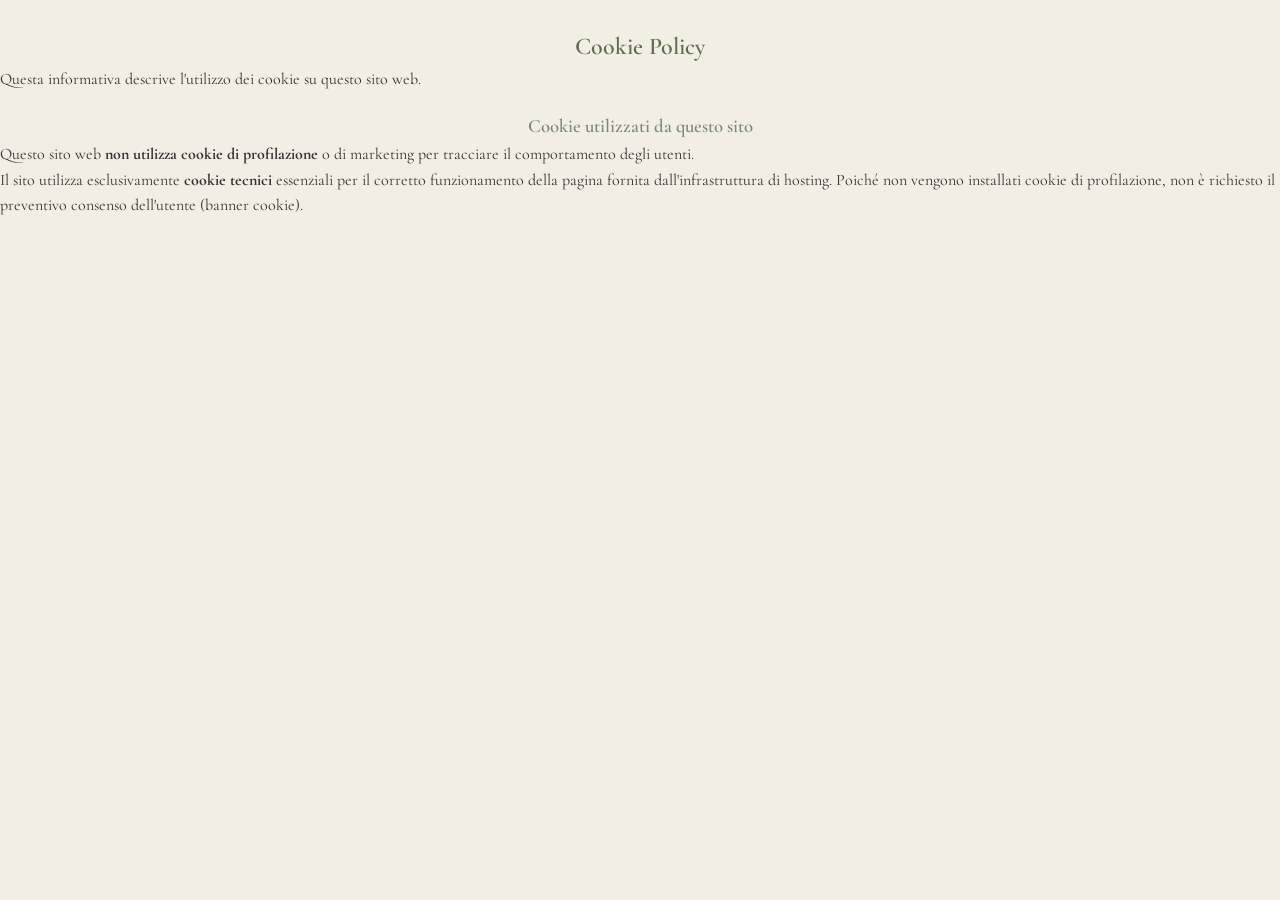
<file: cookie-policy.html>
<!DOCTYPE html>
<html lang="it">
<head>
    <meta charset="UTF-8">
    <meta name="viewport" content="width=device-width, initial-scale=1.0">
    <title>Cookie Policy | Pilates Garden Pesaro</title>
    <link rel="stylesheet" href="common.css">
</head>
<body>
    <nav class="main-nav">
        <ul class="nav-links"><li><a href="index.html">&larr; Torna alla Home</a></li></ul>
    </nav>

    <section class="section-spacing container" style="text-align: left;">
        <h2>Cookie Policy</h2>
        <p>Questa informativa descrive l'utilizzo dei cookie su questo sito web.</p>

        <h3 style="color: #7a8a75; margin-top: 20px;">Cookie utilizzati da questo sito</h3>
        <p>Questo sito web <strong>non utilizza cookie di profilazione</strong> o di marketing per tracciare il comportamento degli utenti. </p>
        <p>Il sito utilizza esclusivamente <strong>cookie tecnici</strong> essenziali per il corretto funzionamento della pagina fornita dall'infrastruttura di hosting. Poiché non vengono installati cookie di profilazione, non è richiesto il preventivo consenso dell'utente (banner cookie).</p>
    </section>
</body>
</html>
</file>
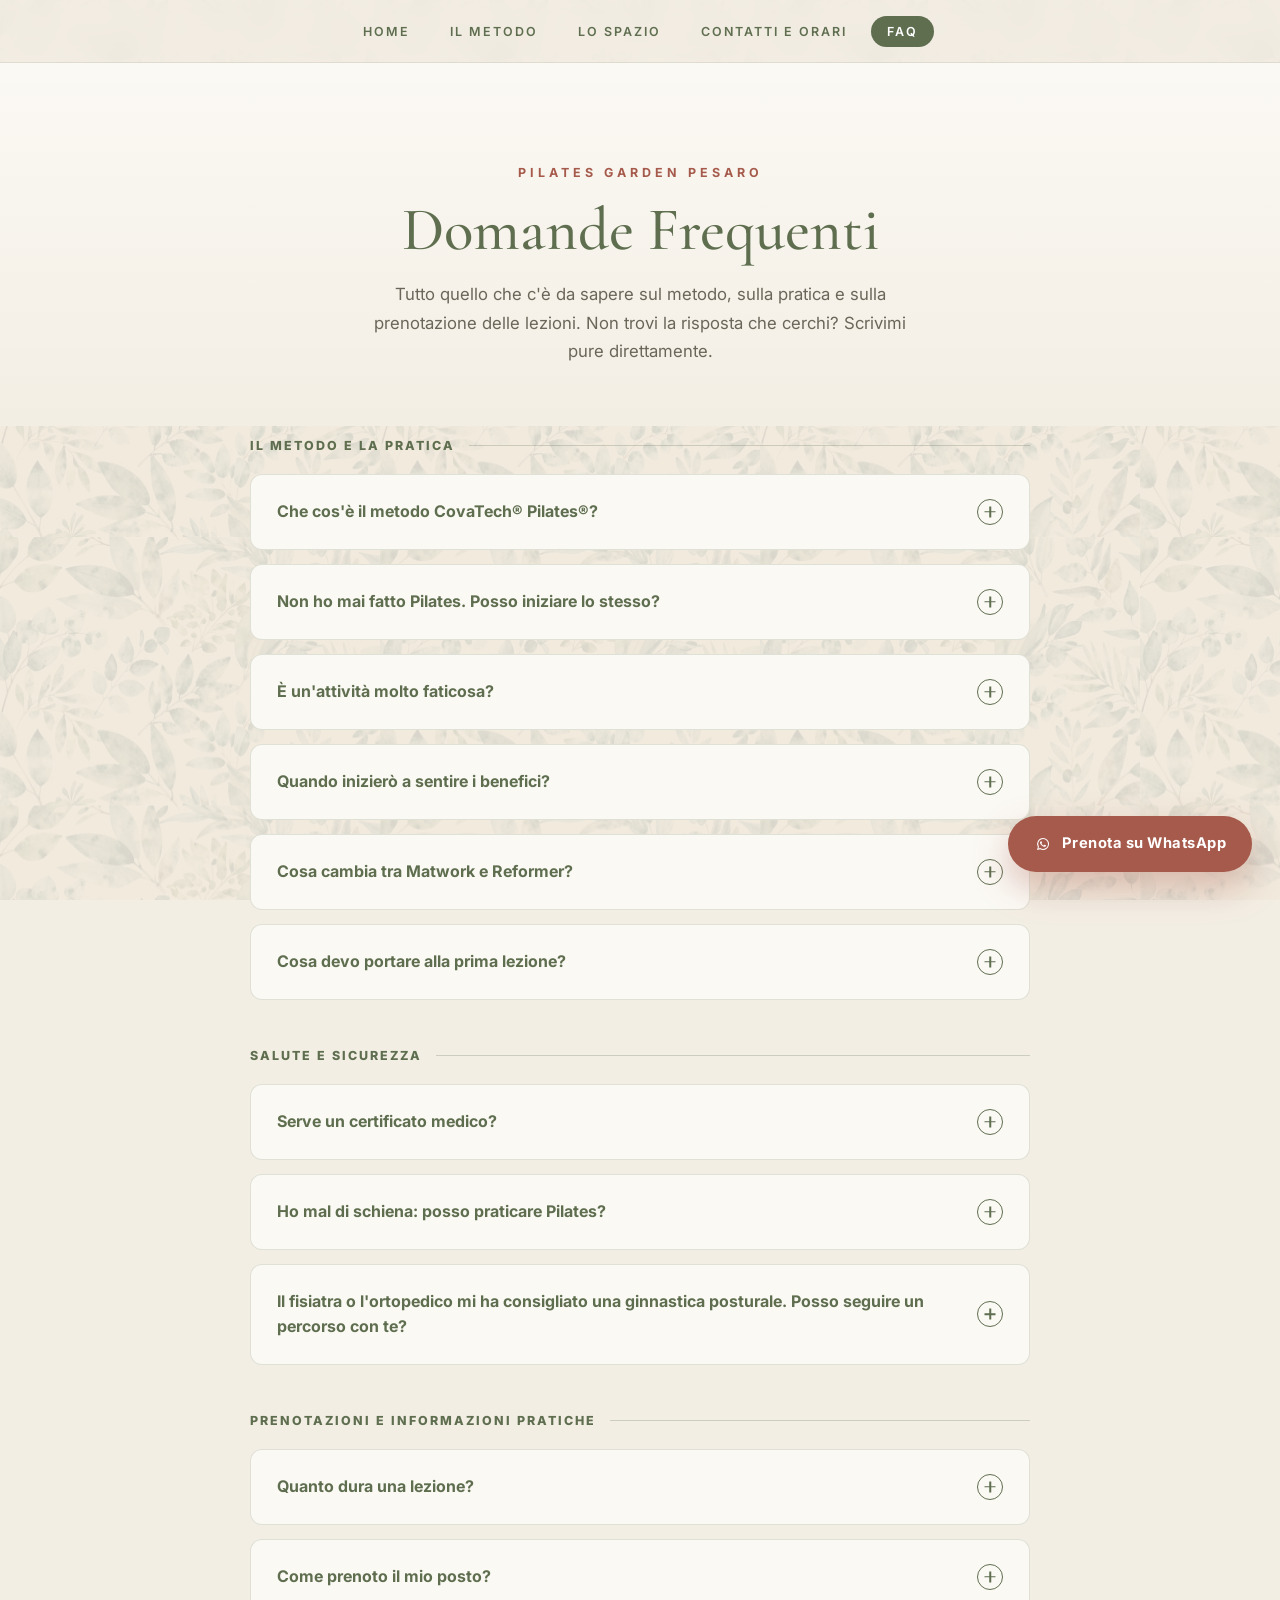
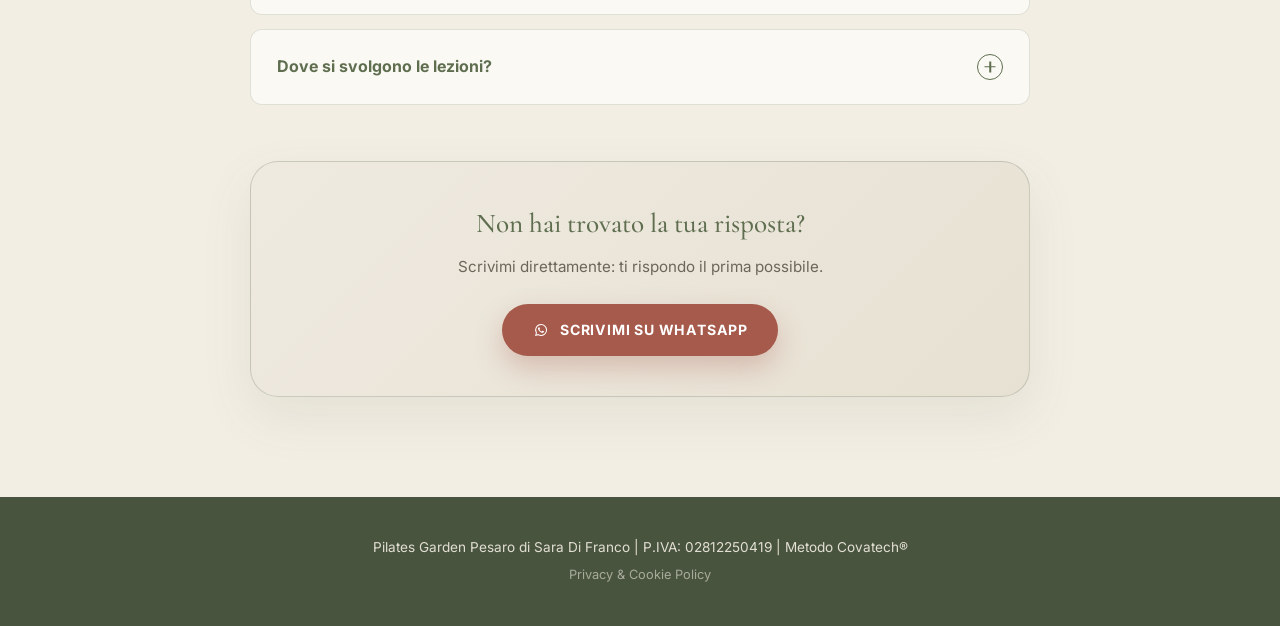
<file: Faq.html>
<!DOCTYPE html>
<html lang="it">
<head>
<meta charset="UTF-8">
<meta name="viewport" content="width=device-width, initial-scale=1.0">
<title>Domande Frequenti | Pilates Garden Pesaro</title>
<link rel="stylesheet" href="common.css">

<link rel="preconnect" href="https://fonts.googleapis.com">
<link rel="preconnect" href="https://fonts.gstatic.com" crossorigin>
<link href="https://fonts.googleapis.com/css2?family=Cormorant+Garamond:ital,wght@0,400;0,500;0,600;1,400&family=Inter:wght@400;500;600;700;800&display=swap" rel="stylesheet">

<style>
/* ===================================================
   TOKEN DI DESIGN — identici alle altre pagine del sito,
   cosi' la coerenza visiva e' garantita
=================================================== */
:root {
    --crema-sfondo: #F3EEE4;
    --crema-carta: #FBF9F4;
    --verde-salvia: #9AA08A;
    --verde-salvia-chiaro: #C3C9B6;
    --verde-oliva-titoli: #5E6E4F;
    --verde-oliva-scuro: #48543D;
    --terracotta: #A65A4B;
    --terracotta-chiaro: #C98A76;
    --testo-scuro: #3A362F;
    --testo-soft: #6B6659;

    --font-display: 'Cormorant Garamond', serif;
    --font-ui: 'Inter', sans-serif;

    --radius-lg: 28px;
    --radius-md: 18px;
    --radius-sm: 12px;

    --shadow-soft: 0 20px 50px rgba(94, 110, 79, 0.10);
    --shadow-lift: 0 25px 60px rgba(94, 110, 79, 0.20);

    --ease: cubic-bezier(.25,.8,.25,1);
}

* { box-sizing: border-box; }
html { scroll-behavior: smooth; }

body {
    background-color: var(--crema-sfondo);
    margin: 0;
    padding: 0;
    font-family: var(--font-ui);
    color: var(--testo-scuro);
    position: relative;
    overflow-x: hidden;
}

@media (prefers-reduced-motion: reduce) {
    *, *::before, *::after {
        animation-duration: 0.01ms !important;
        animation-iteration-count: 1 !important;
        transition-duration: 0.01ms !important;
        scroll-behavior: auto !important;
    }
}

body::before {
    content: '';
    position: fixed;
    top: 0; left: 0; right: 0; bottom: 0;
    background-image: url('sfondo-foglie.jpg');
    background-size: 380px;
    background-repeat: repeat;
    opacity: 0.10;
    z-index: -1;
}

a { color: inherit; }

a:focus-visible, button:focus-visible, summary:focus-visible {
    outline: 2px solid var(--terracotta);
    outline-offset: 3px;
    border-radius: 6px;
}

.reveal { animation: fadeUp 0.9s var(--ease) both; }
@keyframes fadeUp {
    from { opacity: 0; transform: translateY(24px); }
    to   { opacity: 1; transform: translateY(0); }
}

/* ===================================================
   NAVIGAZIONE
=================================================== */
.sub-nav {
    position: sticky;
    top: 0;
    z-index: 50;
    padding: 18px 20px;
    text-align: center;
    background: rgba(243, 238, 228, 0.75);
    backdrop-filter: blur(10px);
    -webkit-backdrop-filter: blur(10px);
    border-bottom: 1px solid rgba(94, 110, 79, 0.12);
}
.nav-links { list-style: none; padding: 0; margin: 0; display: flex; justify-content: center; gap: 8px; flex-wrap: wrap; }
.nav-links li { display: inline; }
.nav-links a {
    text-decoration: none;
    color: var(--verde-oliva-titoli);
    text-transform: uppercase;
    font-size: 0.78rem;
    letter-spacing: 2px;
    font-family: var(--font-ui);
    font-weight: 600;
    padding: 8px 16px;
    border-radius: 30px;
    transition: background-color 0.3s var(--ease), color 0.3s var(--ease);
}
.nav-links a:hover, .nav-links a.active { background-color: var(--verde-oliva-titoli); color: #fff; }

/* ===================================================
   CTA STICKY "PRENOTA ORA" — identica alle altre pagine
=================================================== */
.sticky-cta-desktop {
    position: fixed;
    right: 28px;
    bottom: 28px;
    z-index: 60;
    display: flex;
    align-items: center;
    gap: 10px;
    background: var(--terracotta);
    color: #fff;
    text-decoration: none;
    padding: 16px 26px;
    border-radius: 50px;
    font-family: var(--font-ui);
    font-weight: 700;
    font-size: 0.92rem;
    letter-spacing: 0.5px;
    box-shadow: 0 15px 35px rgba(166, 90, 75, 0.35);
    transition: transform 0.3s var(--ease), box-shadow 0.3s var(--ease), background-color 0.3s var(--ease);
}
.sticky-cta-desktop:hover {
    transform: translateY(-4px);
    background-color: var(--verde-oliva-titoli);
    box-shadow: 0 18px 40px rgba(94,110,79,0.35);
}
.sticky-cta-desktop svg { width: 18px; height: 18px; }

.sticky-cta-mobile { display: none; }

@media (max-width: 780px) {
    .sticky-cta-desktop { display: none; }
    .sticky-cta-mobile {
        display: flex;
        position: fixed;
        left: 0; right: 0; bottom: 0;
        z-index: 60;
        justify-content: center;
        align-items: center;
        gap: 10px;
        padding: 14px;
        background: var(--terracotta);
        color: #fff;
        text-decoration: none;
        font-family: var(--font-ui);
        font-weight: 700;
        font-size: 0.95rem;
        letter-spacing: 0.5px;
        box-shadow: 0 -8px 25px rgba(0,0,0,0.12);
        min-height: 56px;
    }
    .sticky-cta-mobile svg { width: 20px; height: 20px; }
    body { padding-bottom: 62px; }
}

/* ===================================================
   HERO — intestazione dedicata della pagina FAQ
=================================================== */
.faq-hero {
    padding: 100px 8% 60px 8%;
    text-align: center;
    background: linear-gradient(180deg, var(--crema-carta) 0%, var(--crema-sfondo) 100%);
    position: relative;
    z-index: 2;
}
.eyebrow {
    font-family: var(--font-ui);
    text-transform: uppercase;
    letter-spacing: 4px;
    font-size: 0.78rem;
    font-weight: 700;
    color: var(--terracotta);
    margin-bottom: 14px;
    display: block;
}
.faq-hero h1 {
    font-family: var(--font-display);
    font-size: clamp(2.6rem, 5vw, 3.8rem);
    font-weight: 500;
    color: var(--verde-oliva-titoli);
    margin: 0 0 18px 0;
    line-height: 1.08;
}
.faq-hero p.subtitle {
    max-width: 560px;
    margin: 0 auto;
    font-family: var(--font-ui);
    font-size: 1.05rem;
    color: var(--testo-soft);
    line-height: 1.7;
    font-weight: 400;
}

/* ===================================================
   SEZIONE FAQ — stesso accordion gia' presente sul sito,
   ora raggruppato per argomento per una lettura piu' rapida
=================================================== */
.faq-section { padding: 10px 20px 100px 20px; position: relative; z-index: 2; }
.faq-container { max-width: 780px; margin: 0 auto; }

.faq-group { margin-bottom: 46px; }
.faq-group:last-child { margin-bottom: 0; }

.faq-group-label {
    display: flex;
    align-items: center;
    gap: 14px;
    font-family: var(--font-ui);
    text-transform: uppercase;
    letter-spacing: 2px;
    font-size: 0.78rem;
    font-weight: 800;
    color: var(--verde-oliva-titoli);
    margin-bottom: 18px;
}
.faq-group-label::after {
    content: '';
    flex: 1;
    height: 1px;
    background: rgba(94, 110, 79, 0.25);
}

.faq-list { display: flex; flex-direction: column; gap: 14px; }

.faq-item {
    background: var(--crema-carta);
    border: 1px solid rgba(94, 110, 79, 0.18);
    border-radius: var(--radius-sm);
    padding: 4px 26px;
    transition: box-shadow 0.3s var(--ease), border-color 0.3s var(--ease);
}
.faq-item[open] { box-shadow: var(--shadow-soft); border-color: var(--verde-salvia); }

.faq-item summary {
    list-style: none;
    cursor: pointer;
    padding: 20px 0;
    font-family: var(--font-ui);
    font-weight: 700;
    font-size: 1rem;
    color: var(--verde-oliva-titoli);
    display: flex;
    align-items: center;
    justify-content: space-between;
    gap: 20px;
}
.faq-item summary::-webkit-details-marker { display: none; }

.faq-plus {
    width: 26px; height: 26px;
    flex-shrink: 0;
    border-radius: 50%;
    border: 1.5px solid var(--verde-oliva-titoli);
    position: relative;
    transition: transform 0.35s var(--ease), background-color 0.35s var(--ease);
}
.faq-plus::before, .faq-plus::after {
    content: '';
    position: absolute;
    background: var(--verde-oliva-titoli);
    top: 50%; left: 50%;
    transition: transform 0.3s var(--ease), background-color 0.3s var(--ease);
}
.faq-plus::before { width: 11px; height: 1.5px; transform: translate(-50%, -50%); }
.faq-plus::after { width: 1.5px; height: 11px; transform: translate(-50%, -50%); }
.faq-item[open] .faq-plus { background-color: var(--terracotta); border-color: var(--terracotta); }
.faq-item[open] .faq-plus::before, .faq-item[open] .faq-plus::after { background: #fff; }
.faq-item[open] .faq-plus::after { transform: translate(-50%, -50%) rotate(90deg); opacity: 0; }

.faq-answer {
    font-family: var(--font-ui);
    font-size: 0.95rem;
    color: var(--testo-soft);
    line-height: 1.7;
    padding-bottom: 22px;
    animation: fadeUp 0.4s var(--ease) both;
}

/* Box finale di richiamo al contatto diretto */
.faq-cta {
    max-width: 780px;
    margin: 56px auto 0 auto;
    background: linear-gradient(135deg, #EFEAE0 0%, #E7E1D3 100%);
    border: 1px solid rgba(94, 110, 79, 0.25);
    border-radius: var(--radius-lg);
    padding: 40px 36px;
    text-align: center;
    box-shadow: var(--shadow-soft);
}
.faq-cta h4 {
    font-family: var(--font-display);
    color: var(--verde-oliva-titoli);
    font-size: 1.7rem;
    font-weight: 500;
    margin: 0 0 10px 0;
}
.faq-cta p {
    font-family: var(--font-ui);
    font-size: 0.95rem;
    color: var(--testo-soft);
    margin: 0 0 24px 0;
    line-height: 1.6;
}
.btn-cta-whatsapp {
    display: inline-flex;
    align-items: center;
    gap: 10px;
    padding: 15px 30px;
    border-radius: 50px;
    text-decoration: none;
    color: #fff;
    background-color: var(--terracotta);
    font-family: var(--font-ui);
    font-size: 0.88rem;
    font-weight: 700;
    letter-spacing: 0.8px;
    text-transform: uppercase;
    transition: all 0.3s var(--ease);
    box-shadow: 0 12px 28px rgba(166, 90, 75, 0.3);
}
.btn-cta-whatsapp svg { width: 18px; height: 18px; }
.btn-cta-whatsapp:hover {
    transform: translateY(-3px);
    background-color: var(--verde-oliva-titoli);
    box-shadow: 0 15px 32px rgba(94,110,79,0.35);
}

/* ===================================================
   FOOTER
=================================================== */
.legal-footer {
    text-align: center;
    padding: 34px 20px;
    background-color: var(--verde-oliva-scuro);
    color: var(--crema-sfondo);
    font-size: 0.85rem;
    font-family: var(--font-ui);
    position: relative;
    z-index: 2;
}
.legal-footer p { margin: 6px 0; opacity: 0.9; }
.legal-footer a { color: var(--crema-sfondo); text-decoration: none; opacity: 0.75; }
.legal-footer a:hover { opacity: 1; text-decoration: underline; }

/* ===================================================
   RESPONSIVE
=================================================== */
@media (max-width: 900px) {
    .faq-hero { padding: 70px 6% 44px 6%; }
    .faq-cta { margin: 44px 16px 0 16px; padding: 32px 24px; }
}
</style>
</head>
<body>

<nav class="sub-nav">
    <ul class="nav-links">
        <li><a href="index.html">Home</a></li>
        <li><a href="metodo.html">Il Metodo</a></li>
        <li><a href="lo-spazio.html">Lo Spazio</a></li>
        <li><a href="contatti.html">Contatti e Orari</a></li>
        <li><a href="faq.html" class="active">FAQ</a></li>
    </ul>
</nav>

<a href="https://wa.me/393922351065" target="_blank" class="sticky-cta-desktop" aria-label="Prenota su WhatsApp">
    <svg viewBox="0 0 24 24" fill="currentColor"><path d="M17.6 6.32A7.85 7.85 0 0 0 12.05 4a7.94 7.94 0 0 0-6.9 11.9L4 20l4.2-1.1a7.9 7.9 0 0 0 3.85 1h0a7.94 7.94 0 0 0 5.55-13.58zm-5.55 12.2a6.6 6.6 0 0 1-3.36-.92l-.24-.14-2.5.65.67-2.44-.16-.25a6.6 6.6 0 1 1 12.24-3.5 6.55 6.55 0 0 1-6.65 6.6zm3.6-4.94c-.2-.1-1.17-.58-1.35-.64s-.32-.1-.45.1-.5.64-.62.77-.23.15-.43.05a5.4 5.4 0 0 1-1.6-.98 5.9 5.9 0 0 1-1.1-1.36c-.12-.2 0-.3.09-.4s.2-.23.29-.35a1.3 1.3 0 0 0 .2-.33.36.36 0 0 0 0-.35c-.05-.1-.45-1.08-.61-1.48s-.33-.33-.45-.34h-.38a.74.74 0 0 0-.53.25 2.24 2.24 0 0 0-.7 1.67 3.9 3.9 0 0 0 .81 2.06 8.9 8.9 0 0 0 3.4 3 10 10 0 0 0 1.14.42 2.75 2.75 0 0 0 1.26.08 2.06 2.06 0 0 0 1.35-.95 1.66 1.66 0 0 0 .12-.95c-.05-.1-.18-.15-.38-.25z"/></svg>
    Prenota su WhatsApp
</a>
<a href="https://wa.me/393922351065" target="_blank" class="sticky-cta-mobile" aria-label="Prenota su WhatsApp">
    <svg viewBox="0 0 24 24" fill="currentColor"><path d="M17.6 6.32A7.85 7.85 0 0 0 12.05 4a7.94 7.94 0 0 0-6.9 11.9L4 20l4.2-1.1a7.9 7.9 0 0 0 3.85 1h0a7.94 7.94 0 0 0 5.55-13.58zm-5.55 12.2a6.6 6.6 0 0 1-3.36-.92l-.24-.14-2.5.65.67-2.44-.16-.25a6.6 6.6 0 1 1 12.24-3.5 6.55 6.55 0 0 1-6.65 6.6zm3.6-4.94c-.2-.1-1.17-.58-1.35-.64s-.32-.1-.45.1-.5.64-.62.77-.23.15-.43.05a5.4 5.4 0 0 1-1.6-.98 5.9 5.9 0 0 1-1.1-1.36c-.12-.2 0-.3.09-.4s.2-.23.29-.35a1.3 1.3 0 0 0 .2-.33.36.36 0 0 0 0-.35c-.05-.1-.45-1.08-.61-1.48s-.33-.33-.45-.34h-.38a.74.74 0 0 0-.53.25 2.24 2.24 0 0 0-.7 1.67 3.9 3.9 0 0 0 .81 2.06 8.9 8.9 0 0 0 3.4 3 10 10 0 0 0 1.14.42 2.75 2.75 0 0 0 1.26.08 2.06 2.06 0 0 0 1.35-.95 1.66 1.66 0 0 0 .12-.95c-.05-.1-.18-.15-.38-.25z"/></svg>
    Prenota ora su WhatsApp
</a>

<!-- HERO -->
<section class="faq-hero reveal">
    <span class="eyebrow">Pilates Garden Pesaro</span>
    <h1>Domande Frequenti</h1>
    <p class="subtitle">Tutto quello che c'è da sapere sul metodo, sulla pratica e sulla prenotazione delle lezioni. Non trovi la risposta che cerchi? Scrivimi pure direttamente.</p>
</section>

<!-- FAQ -->
<section class="faq-section">
    <div class="faq-container">

        <div class="faq-group reveal">
            <div class="faq-group-label">Il metodo e la pratica</div>
            <div class="faq-list">
                <details class="faq-item">
                    <summary>Che cos'è il metodo CovaTech® Pilates®? <span class="faq-plus"></span></summary>
                    <div class="faq-answer">Il metodo CovaTech® Pilates® è un percorso di formazione altamente specializzato che unisce i principi del Pilates classico alle più recenti conoscenze scientifiche in ambito biomeccanico e muscolo-scheletrico. La formazione prevede un aggiornamento continuo, permettendomi di proporre un lavoro personalizzato, sicuro e basato su solide competenze tecniche.</div>
                </details>
                <details class="faq-item">
                    <summary>Non ho mai fatto Pilates. Posso iniziare lo stesso? <span class="faq-plus"></span></summary>
                    <div class="faq-answer">Assolutamente sì. Il percorso parte sempre dal livello della persona, senza bisogno di esperienza precedente. Ogni esercizio viene adattato alle tue capacità e ai tuoi obiettivi.</div>
                </details>
                <details class="faq-item">
                    <summary>È un'attività molto faticosa? <span class="faq-plus"></span></summary>
                    <div class="faq-answer">No. Il Pilates non punta allo sforzo fine a sé stesso, ma alla qualità del movimento. L'intensità viene adattata alla persona e aumenta gradualmente nel tempo.</div>
                </details>
                <details class="faq-item">
                    <summary>Quando inizierò a sentire i benefici? <span class="faq-plus"></span></summary>
                    <div class="faq-answer">Ogni persona è diversa, ma con costanza molte persone iniziano a percepire miglioramenti nella postura, nella mobilità e nella consapevolezza del proprio corpo già dopo le prime settimane.</div>
                </details>
                <details class="faq-item">
                    <summary>Cosa cambia tra Matwork e Reformer? <span class="faq-plus"></span></summary>
                    <div class="faq-answer">Il Reformer utilizza una macchina che si sostituisce a un vero e proprio assistente, guidando e assistendo il movimento attraverso un sistema di resistenze. Questo consente un lavoro altamente personalizzato, più preciso e controllato, risultando particolarmente indicato in presenza di problematiche muscolo-scheletriche.<br><br>Il Matwork si svolge a corpo libero e richiede un maggiore controllo attivo del corpo, sviluppando forza, stabilità e consapevolezza del movimento.</div>
                </details>
                <details class="faq-item">
                    <summary>Cosa devo portare alla prima lezione? <span class="faq-plus"></span></summary>
                    <div class="faq-answer">Abbigliamento comodo, calze antiscivolo (se le possiedi) e una bottiglietta d'acqua. Al resto penso io.</div>
                </details>
            </div>
        </div>

        <div class="faq-group reveal">
            <div class="faq-group-label">Salute e sicurezza</div>
            <div class="faq-list">
                <details class="faq-item">
                    <summary>Serve un certificato medico? <span class="faq-plus"></span></summary>
                    <div class="faq-answer">Sì, è richiesto il certificato medico per attività sportiva non agonistica, come previsto dalla normativa vigente. Se hai particolari condizioni di salute, ne parleremo insieme prima di iniziare.</div>
                </details>
                <details class="faq-item">
                    <summary>Ho mal di schiena: posso praticare Pilates? <span class="faq-plus"></span></summary>
                    <div class="faq-answer">Dipende dalla fase in cui ti trovi. In presenza di dolore acuto e fortemente invalidante, che impedisce di camminare o di svolgere normalmente le attività quotidiane, è necessario rivolgersi prima al medico, al fisiatra o al fisioterapista. In questa fase non è opportuno iniziare una lezione di Pilates senza una valutazione specialistica.<br><br>Superata la fase acuta, il Pilates può essere inserito nel percorso di recupero o di mantenimento, rispettando le indicazioni dello specialista e adattando esercizi, intensità e attrezzi alla situazione della persona. La mia formazione comprende lo studio e l'aggiornamento dei protocolli ortopedici relativi alle più comuni problematiche muscolo-scheletriche.</div>
                </details>
                <details class="faq-item">
                    <summary>Il fisiatra o l'ortopedico mi ha consigliato una ginnastica posturale. Posso seguire un percorso con te? <span class="faq-plus"></span></summary>
                    <div class="faq-answer">La formazione CovaTech® Pilates® dedica ampio spazio ai protocolli ortopedici e al loro costante aggiornamento. Per questo motivo, il percorso viene adattato alle esigenze della persona e alle eventuali indicazioni di fisiatra o ortopedico, con l'obiettivo di migliorare postura, movimento e benessere in totale sicurezza.</div>
                </details>
            </div>
        </div>

        <div class="faq-group reveal">
            <div class="faq-group-label">Prenotazioni e informazioni pratiche</div>
            <div class="faq-list">
                <details class="faq-item">
                    <summary>Quanto dura una lezione? <span class="faq-plus"></span></summary>
                    <div class="faq-answer">Ogni lezione, sia Matwork che Reformer, dura 55 minuti.</div>
                </details>
                <details class="faq-item">
                    <summary>Come prenoto il mio posto? <span class="faq-plus"></span></summary>
                    <div class="faq-answer">Il modo più rapido è scrivere su WhatsApp: ti confermo la disponibilità aggiornata e concordiamo insieme l'orario più comodo per te.</div>
                </details>
                <details class="faq-item">
                    <summary>Dove si svolgono le lezioni? <span class="faq-plus"></span></summary>
                    <div class="faq-answer">Da settembre lo studio si è spostato al coperto: le lezioni si tengono presso AB Studio, in Via San Leo 6 a Pesaro. Trovi gli orari aggiornati nella pagina Contatti e Orari.</div>
                </details>
            </div>
        </div>

        <div class="faq-cta reveal">
            <h4>Non hai trovato la tua risposta?</h4>
            <p>Scrivimi direttamente: ti rispondo il prima possibile.</p>
            <a href="https://wa.me/393922351065" target="_blank" class="btn-cta-whatsapp">
                <svg viewBox="0 0 24 24" fill="currentColor"><path d="M17.6 6.32A7.85 7.85 0 0 0 12.05 4a7.94 7.94 0 0 0-6.9 11.9L4 20l4.2-1.1a7.9 7.9 0 0 0 3.85 1h0a7.94 7.94 0 0 0 5.55-13.58zm-5.55 12.2a6.6 6.6 0 0 1-3.36-.92l-.24-.14-2.5.65.67-2.44-.16-.25a6.6 6.6 0 1 1 12.24-3.5 6.55 6.55 0 0 1-6.65 6.6zm3.6-4.94c-.2-.1-1.17-.58-1.35-.64s-.32-.1-.45.1-.5.64-.62.77-.23.15-.43.05a5.4 5.4 0 0 1-1.6-.98 5.9 5.9 0 0 1-1.1-1.36c-.12-.2 0-.3.09-.4s.2-.23.29-.35a1.3 1.3 0 0 0 .2-.33.36.36 0 0 0 0-.35c-.05-.1-.45-1.08-.61-1.48s-.33-.33-.45-.34h-.38a.74.74 0 0 0-.53.25 2.24 2.24 0 0 0-.7 1.67 3.9 3.9 0 0 0 .81 2.06 8.9 8.9 0 0 0 3.4 3 10 10 0 0 0 1.14.42 2.75 2.75 0 0 0 1.26.08 2.06 2.06 0 0 0 1.35-.95 1.66 1.66 0 0 0 .12-.95c-.05-.1-.18-.15-.38-.25z"/></svg>
                Scrivimi su WhatsApp
            </a>
        </div>

    </div>
</section>

<footer class="legal-footer">
    <p>Pilates Garden Pesaro di Sara Di Franco | P.IVA: 02812250419 | Metodo Covatech®</p>
    <p style="font-size: 0.8rem; opacity: 0.75;">
        <a href="privacy.html">Privacy &amp; Cookie Policy</a>
    </p>
</footer>

</body>
</html>
</file>
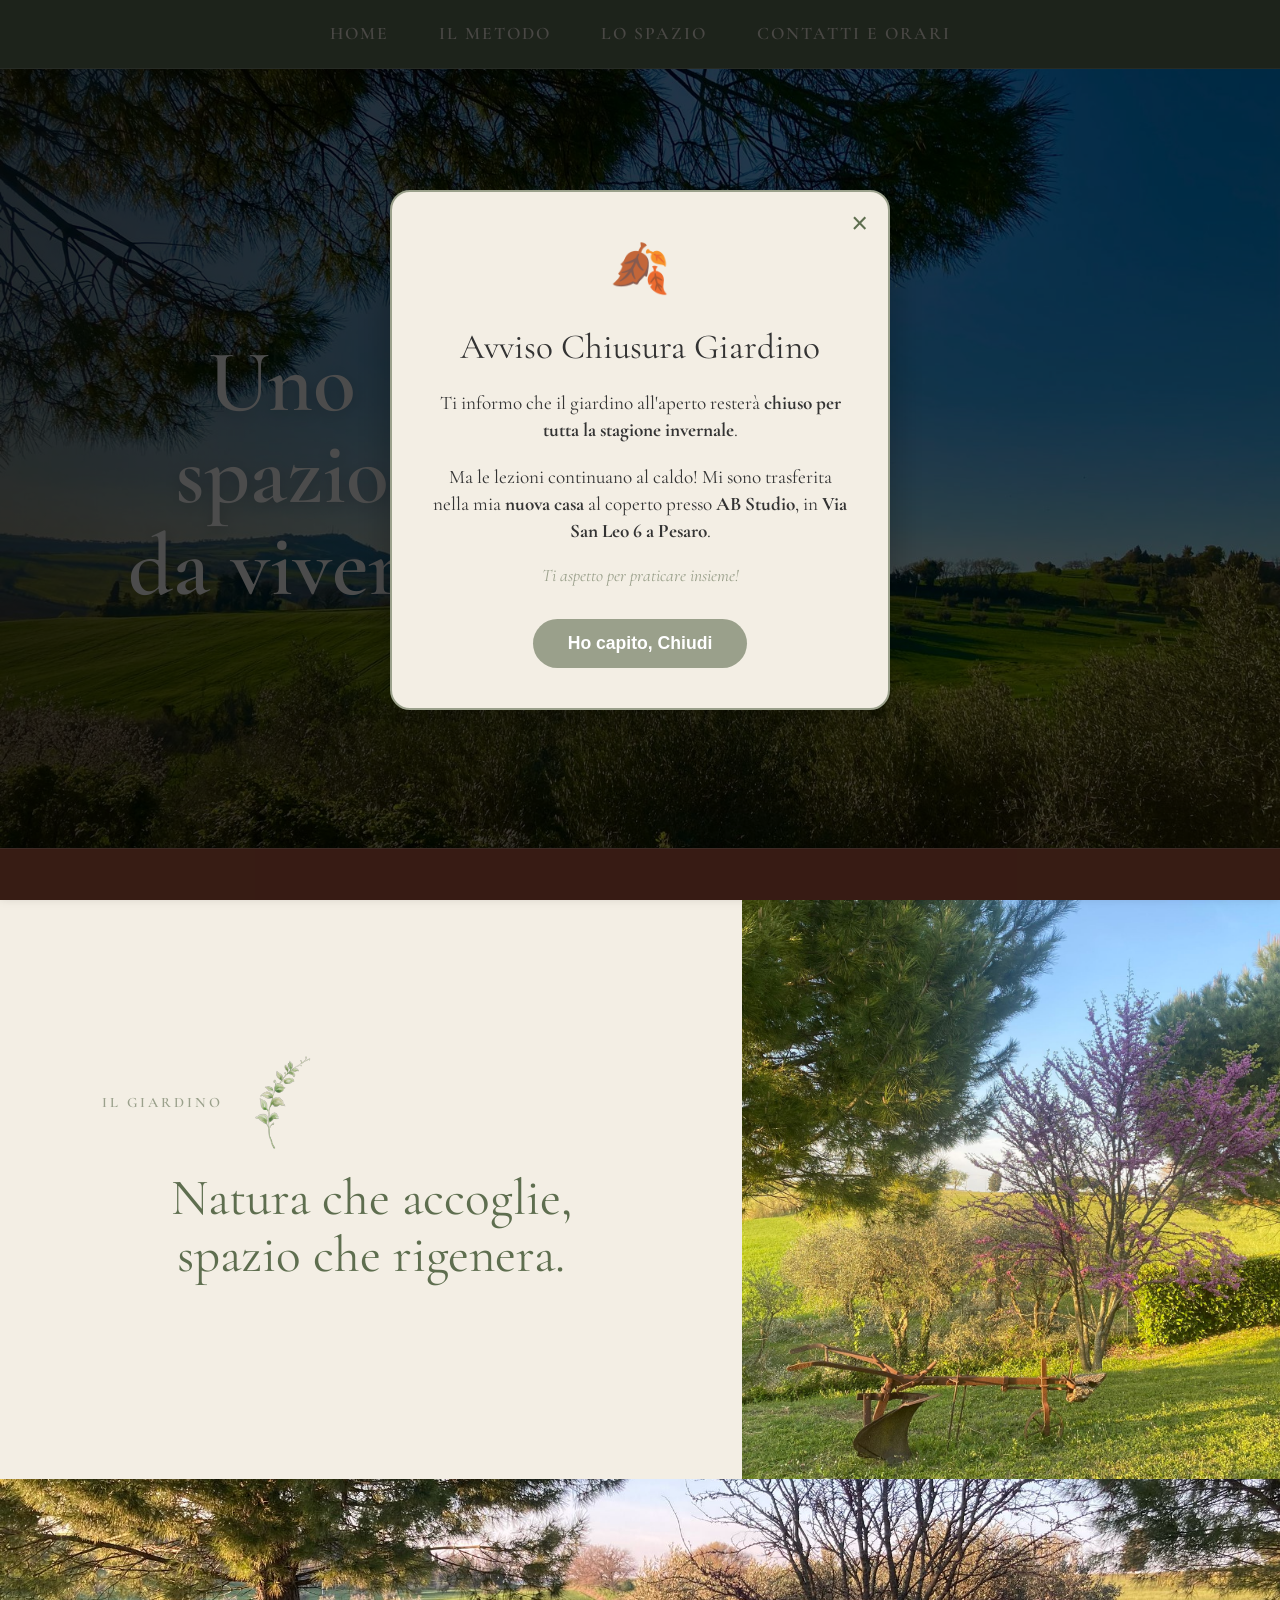
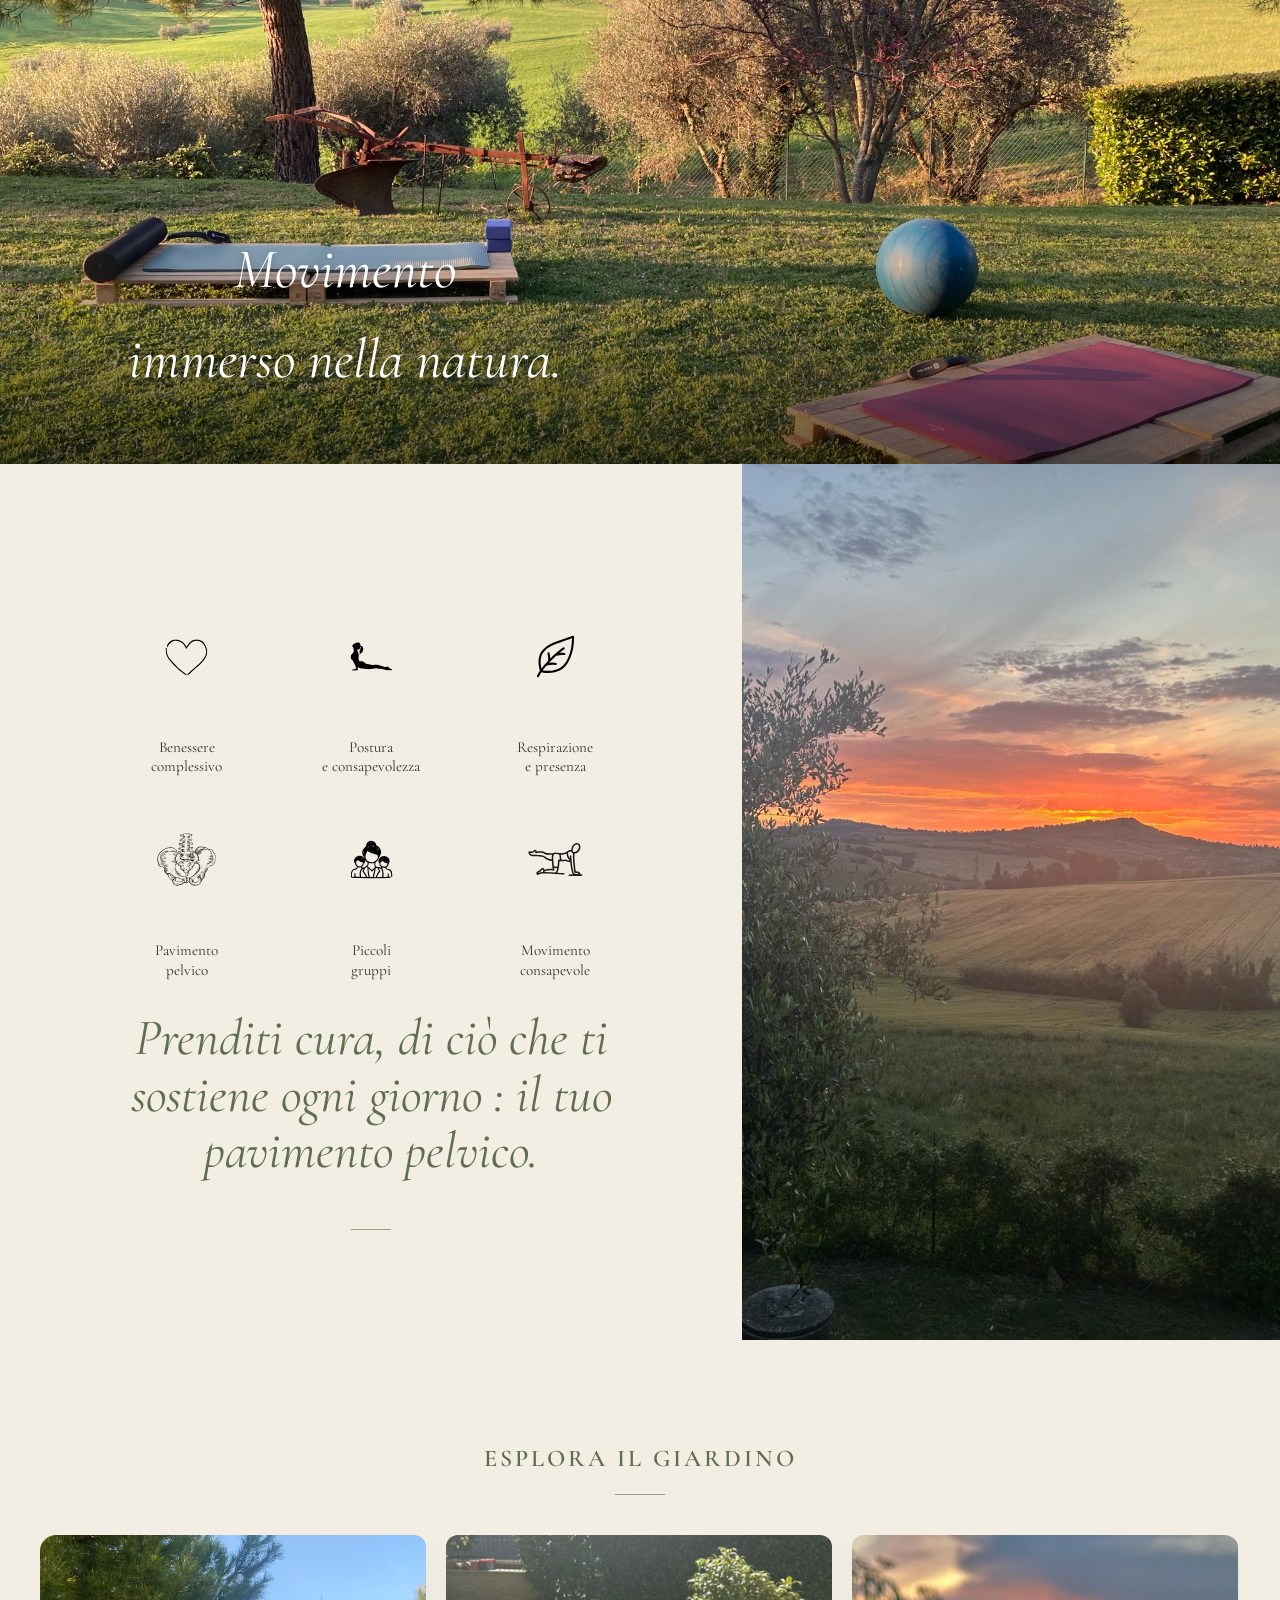
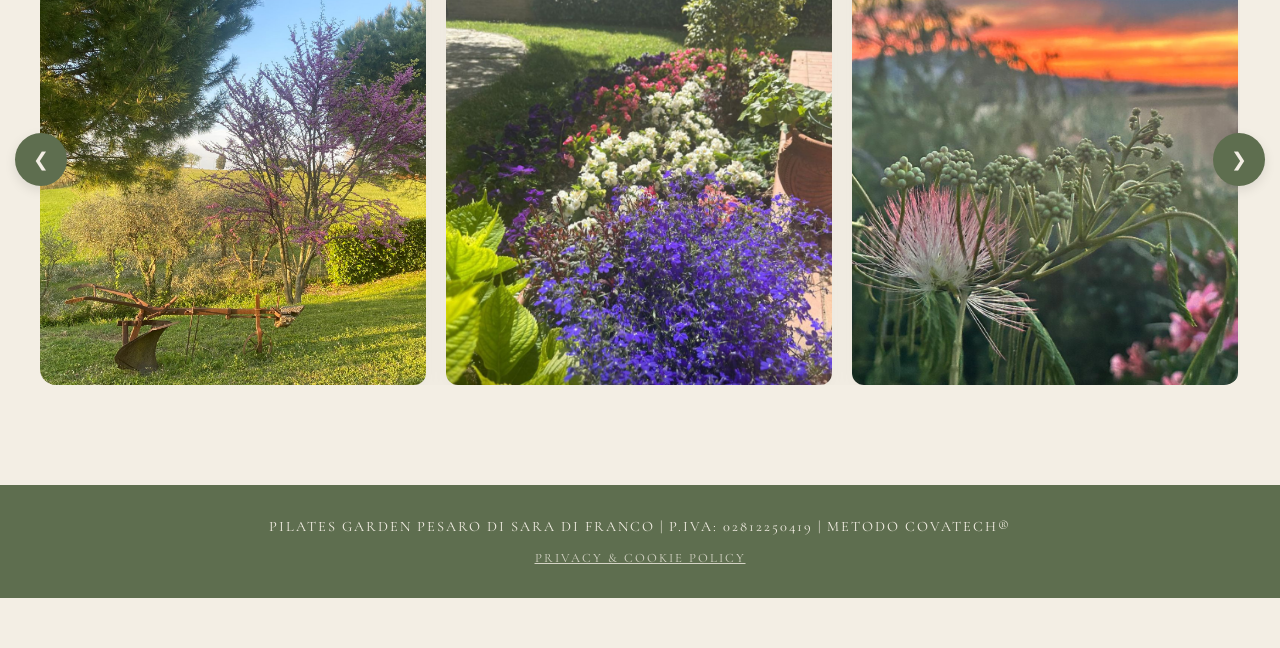
<file: lo-spazio.html>
<!DOCTYPE html>
<html lang="it">
<head>
    <meta charset="UTF-8">
    <meta name="viewport" content="width=device-width, initial-scale=1.0">
    <title>Lo Spazio | Pilates Garden Pesaro</title>
    <link rel="stylesheet" href="common.css">
    
    <style>
        /* Reset e Sfondo Base */
        body { 
            background-color: var(--crema-sfondo); 
            margin: 0; 
            padding: 0; 
            padding-bottom: 50px; /* Lascia spazio in fondo per non coprire il footer con la barra fissa */
        }

        /* --- STILI TICKER BANNER (Avviso scorrevole FISSO - SOLUZIONE ELEGANTE) --- */
        .ticker-banner {
            /* Colore solido assicurato: se la var non va, usa il colore esadecimale #B85D43 */
            background-color: var(--terracotta, #B85D43); 
            padding: 12px 0;
            overflow: hidden;
            position: fixed; 
            bottom: 0; 
            left: 0;
            right: 0;
            z-index: 9998;
            
            /* Addio macchia nera! Mettiamo un bordino chiaro e un'ombra leggerissima e pulita */
            border-top: 1px solid rgba(255, 255, 255, 0.3);
            box-shadow: 0 -2px 10px rgba(0,0,0,0.15);
            display: flex;
            align-items: center;
        }

        .ticker-text {
            color: #ffffff; /* Testo bianco puro */
            display: inline-block;
            white-space: nowrap;
            padding-left: 100%; 
            animation: scorri-testo 25s linear infinite; 
            font-size: 1.05rem;
            font-family: sans-serif;
            letter-spacing: 0.5px;
            /* Ombra leggerissima sul testo solo per renderlo più nitido, senza sbavature */
            text-shadow: 0px 1px 2px rgba(0,0,0,0.3);
        }

        .ticker-text strong {
            font-weight: bold;
        }

        @keyframes scorri-testo {
            0% { transform: translateX(0); }
            100% { transform: translateX(-100%); }
        }

        .ticker-banner:hover .ticker-text {
            animation-play-state: paused; /* Si ferma al passaggio del mouse */
        }

        /* --- STILI POPUP AVVISO INVERNALE --- */
        .modal-overlay {
            position: fixed;
            top: 0; left: 0; right: 0; bottom: 0;
            background-color: rgba(0, 0, 0, 0.7);
            display: flex;
            align-items: center;
            justify-content: center;
            z-index: 9999;
            visibility: hidden;
            opacity: 0;
            transition: opacity 0.4s ease, visibility 0.4s ease;
        }

        .modal-overlay.show {
            visibility: visible;
            opacity: 1;
        }

        .modal-box {
            background-color: var(--crema-sfondo);
            padding: 40px;
            border-radius: 20px;
            max-width: 500px;
            width: 90%;
            text-align: center;
            box-shadow: 0 15px 40px rgba(0,0,0,0.3);
            position: relative;
            border: 2px solid var(--verde-salvia);
            transform: translateY(-30px);
            transition: transform 0.4s ease;
        }

        .modal-overlay.show .modal-box {
            transform: translateY(0);
        }

        .modal-x {
            position: absolute;
            top: 15px;
            right: 20px;
            font-size: 1.8rem;
            cursor: pointer;
            color: var(--verde-oliva-titoli);
            background: none;
            border: none;
            transition: transform 0.2s ease;
        }

        .modal-x:hover {
            transform: scale(1.1);
        }

        .modal-box h3 {
            color: var(--terracotta);
            font-size: 2.2rem;
            margin-top: 10px;
            margin-bottom: 15px;
            font-weight: 400;
        }

        .modal-box p {
            color: var(--testo-scuro);
            font-size: 1.2rem;
            line-height: 1.4;
            margin-bottom: 20px;
        }

        .modal-close-btn {
            background-color: var(--verde-salvia);
            color: white;
            border: none;
            padding: 14px 35px;
            font-size: 1.1rem;
            border-radius: 50px;
            cursor: pointer;
            transition: all 0.3s ease;
            font-family: sans-serif;
            font-weight: bold;
            margin-top: 10px;
        }

        .modal-close-btn:hover {
            background-color: var(--verde-oliva-titoli);
            transform: translateY(-2px);
            box-shadow: 0 5px 15px rgba(94, 110, 79, 0.3);
        }

        /* 1. HERO SECTION */
        .hero-spazio {
            height: 90vh; 
            background-image: url('foto-spazio-1.jpg'); 
            background-size: cover;
            background-position: center;
            display: flex;
            align-items: center;
            padding: 0 10%;
            position: relative;
        }
        
        .hero-spazio::after {
            content: ''; position: absolute; top: 0; left: 0; right: 0; bottom: 0;
            background: linear-gradient(to right, rgba(0,0,0,0.4) 0%, rgba(0,0,0,0) 60%);
            z-index: 1;
        }
        
        .hero-content { position: relative; z-index: 2; color: #ffffff; }
        .hero-content h1 {
            font-size: 5.5rem;
            line-height: 1.05;
            margin: 0;
            font-family: 'Cormorant Garamond', serif;
            text-shadow: 0px 4px 15px rgba(0,0,0,0.2);
        }

        /* 2. SPLIT SECTIONS */
        .split-section { 
            display: flex; 
            flex-wrap: wrap; 
            background-color: var(--crema-sfondo); 
        }

        .split-text {
            flex: 1;
            min-width: 400px;
            padding: 80px 8%;
            display: flex;
            flex-direction: column;
            justify-content: center;
        }

        .split-image {
            flex: 1;
            min-width: 400px;
            background-size: cover;
            background-position: center;
            min-height: 600px; 
        }

        /* Contenitore flex per allineare il titolo e la foglia */
        .title-with-leaf {
            display: flex;
            align-items: center;
            gap: 12px;
            margin-bottom: 20px;
        }

        .title-with-leaf h4 {
            font-size: 0.9rem;
            color: var(--verde-salvia);
            letter-spacing: 3px;
            text-transform: uppercase;
            margin: 0; 
        }

        .leaf-accent {
            width: 95px; 
            height: auto;
            display: block;
            opacity: 0.8;
        }
        
        .split-text h2 {
            font-size: 3.2rem;
            line-height: 1.1;
            color: var(--verde-oliva-titoli);
            margin-bottom: 20px;
            font-weight: 400;
        }

        /* 3. BANNER CENTRALE */
        .banner-spazio {
            height: 65vh;
            background-image: url('foto-spazio-3.jpg'); 
            background-size: cover;
            background-position: center;
            display: flex;
            align-items: flex-end; 
            padding: 60px 10%;
            position: relative;
        }
        
        .banner-spazio::after {
            content: ''; position: absolute; top: 0; left: 0; right: 0; bottom: 0;
            background: linear-gradient(to top, rgba(0,0,0,0.6) 0%, rgba(0,0,0,0) 50%);
            z-index: 1;
        }
        
        .banner-content { position: relative; z-index: 2; color: #ffffff; }
        .banner-content h2 {
            font-size: 3.5rem;
            font-style: italic;
            font-weight: 400;
            margin: 0;
            text-shadow: 0px 4px 10px rgba(0,0,0,0.3);
        }

        /* 4. GRIGLIA ICONE */
        .icons-grid-spazio {
            display: grid;
            grid-template-columns: repeat(3, 1fr); 
            gap: 30px 15px;
            margin-top: 40px;
            margin-bottom: 20px;
        }
        
        .icon-item { text-align: center; }
        
        .icon-item img { 
            width: 105px; 
            height: 105px; 
            margin-bottom: 20px; 
            display: inline-block; 
        } 
        
        .icon-item p { font-size: 0.95rem; color: var(--testo-scuro); line-height: 1.3; }
        
        .nota-pelvico {
            font-size: 0.9rem;
            font-style: italic;
            color: var(--testo-scuro);
            text-align: center;
            margin-top: 10px;
        }

        .decoro-linea { width: 40px; height: 1px; background-color: var(--verde-salvia); margin: 20px 0; }

        /* 5. CAROUSEL MULTIMEDIALE */
        .carousel-section {
            padding: 100px 20px;
            background-color: var(--crema-sfondo);
            text-align: center;
        }
        
        .carousel-container {
            position: relative;
            max-width: 1200px;
            margin: 40px auto 0 auto;
            display: flex;
            align-items: center;
        }
        
        .carousel-track-container {
            overflow: hidden;
            width: 100%;
            border-radius: 16px;
        }
        
        .carousel-track {
            display: flex;
            transition: transform 0.4s ease-in-out;
            gap: 20px;
        }
        
        .carousel-item {
            min-width: calc(33.333% - 14px); 
            box-sizing: border-box;
            border-radius: 12px;
            overflow: hidden;
            background: rgba(243, 238, 228, 0.5);
            height: 450px;
            box-shadow: 0 8px 25px rgba(0,0,0,0.04);
        }
        
        .carousel-item img, .carousel-item video {
            width: 100%;
            height: 100%;
            object-fit: cover;
            display: block;
        }
        
        .carousel-btn {
            background-color: var(--verde-oliva-titoli);
            color: var(--crema-sfondo);
            border: none;
            padding: 15px 18px;
            cursor: pointer;
            position: absolute;
            z-index: 10;
            border-radius: 50%;
            font-size: 1.2rem;
            transition: all 0.3s ease;
            box-shadow: 0 4px 12px rgba(0,0,0,0.1);
        }
        
        .carousel-btn:hover {
            background-color: var(--verde-salvia);
            transform: scale(1.05);
        }
        
        .prev-btn { left: -25px; }
        .next-btn { right: -25px; }

        /* Footer Legale */
        .legal-footer {
            text-align: center;
            padding: 40px 20px;
            background-color: var(--verde-oliva-titoli);
            color: var(--crema-sfondo);
            font-size: 0.9rem;
        }

        /* 📱 RESPONSIVE */
        @media (max-width: 900px) {
            .carousel-item { min-width: calc(50% - 10px); } 
        }

        @media (max-width: 768px) {
            .hero-content h1 { font-size: 4rem; }
            .split-text { padding: 60px 5%; }
            .split-text h2 { font-size: 2.5rem; }
            .icons-grid-spazio { grid-template-columns: repeat(2, 1fr); }
            .banner-spazio { height: 45vh; }
            .banner-content h2 { font-size: 2.5rem; }
            
            .carousel-item { min-width: 100%; height: 380px; } 
            .prev-btn { left: 5px; }
            .next-btn { right: 5px; }
        }
    </style>
</head>
<body>

    <!-- POPUP AVVISO INVERNALE -->
    <div class="modal-overlay" id="winterModal">
        <div class="modal-box">
            <button class="modal-x" id="closeX" aria-label="Chiudi">&times;</button>
            <div style="font-size: 3rem; margin-bottom: 5px;">🍂</div>
            <h3>Avviso Chiusura Giardino</h3>
            <p>Ti informo che il giardino all'aperto resterà <strong>chiuso per tutta la stagione invernale</strong>.</p>
            <p>Ma le lezioni continuano al caldo! Mi sono trasferita nella mia <strong>nuova casa</strong> al coperto presso <strong>AB Studio</strong>, in <strong>Via San Leo 6 a Pesaro</strong>.</p>
            <p style="font-style: italic; color: var(--verde-salvia); font-size: 1.1rem;">Ti aspetto per praticare insieme!</p>
            <button class="modal-close-btn" id="closeModalBtn">Ho capito, Chiudi</button>
        </div>
    </div>

    <!-- NUOVO TICKER BANNER SCORREVOLE E FISSO IN BASSO -->
    <div class="ticker-banner">
        <div class="ticker-text">
            🍂 Il giardino all'aperto è attualmente <strong>chiuso per la stagione invernale</strong>. Le lezioni continuano al coperto nella nuova sede in <strong>Via San Leo 6, Pesaro (presso AB Studio)</strong>. Ti aspetto! ✨
        </div>
    </div>

    <nav class="sub-nav">
        <ul class="nav-links">
            <li><a href="index.html">Home</a></li>
            <li><a href="metodo.html">Il Metodo</a></li>
            <li><a href="lo-spazio.html">Lo Spazio</a></li>
            <li><a href="contatti.html">Contatti e Orari</a></li>
        </ul>
    </nav>

    <section class="hero-spazio">
        <div class="hero-content">
            <h1  style="color: white;">Uno<br>spazio<br>da vivere</h1>
        </div>
    </section>

    <section class="split-section">
        <div class="split-text">
            <div class="title-with-leaf">
                <h4>Il Giardino</h4>
                <img src="fogliaacc.svg" alt="Decoro Foglia" class="leaf-accent">
            </div>
            <h2>Natura che accoglie,<br>spazio che rigenera.</h2>
        </div>
        <div class="split-image" style="background-image: url('foto-spazio-2.jpg');"></div>
    </section>

    <section class="banner-spazio">
        <div class="banner-content">
            <h2  style="color: white;">Movimento<br>immerso nella natura.</h2>
        </div>
    </section>

    <section class="split-section">
        <div class="split-text" style="padding-top: 100px;">
            
            <div class="icons-grid-spazio">
                <div class="icon-item"><img src="cuore.svg" alt="Benessere complessivo"><p>Benessere<br>complessivo</p></div>
                <div class="icon-item"><img src="postura.svg" alt="Postura e consapevolezza"><p>Postura<br>e consapevolezza</p></div>
                <div class="icon-item"><img src="foglia.svg" alt="Respirazione e presenza"><p>Respirazione<br>e presenza</p></div>
                
                <div class="icon-item"><img src="bacino.svg" alt="Pavimento pelvico"><p>Pavimento<br>pelvico</p></div>
                <div class="icon-item"><img src="persone.svg" alt="Piccoli gruppi"><p>Piccoli<br>gruppi</p></div>
                <div class="icon-item"><img src="movimento.svg" alt="Movimento consapevole"><p>Movimento<br>consapevole</p></div>
            </div>
            
            <h2 class="nota-pelvico">Prenditi cura, di ciò che ti sostiene ogni giorno : il tuo pavimento pelvico.</h2>
            <div class="decoro-linea" style="margin: 30px auto;"></div>
        </div>
        <div class="split-image" style="background-image: url('foto-spazio-5.jpg');"></div> 
    </section>

    <section class="carousel-section">
        <h2 class="maiuscole-spaziate" style="font-size: 1.5rem; color: var(--verde-oliva-titoli);">Esplora il Giardino</h2>
        <div style="width: 50px; height: 1px; background-color: var(--verde-salvia); margin: 15px auto 0 auto;"></div>
        
        <div class="carousel-container">
            <button class="carousel-btn prev-btn">&#10094;</button>
            
            <div class="carousel-track-container">
                <div class="carousel-track">

                    <div class="carousel-item">
                        <img src="imag1.jpg" alt="Scorcio Giardino 1">
                    </div>
                    <div class="carousel-item">
                        <img src="imag6.jpg" alt="Scorcio Giardino 6">
                    </div>
                    <div class="carousel-item">
                        <img src="imag10.jpg" alt="Scorcio Giardino 2">
                    </div>
                    
                    <div class="carousel-item">
                        <img src="imag11.jpg" ></img>
                    </div>
                 
                    <div class="carousel-item">
                        <img src="imag12.jpg" alt="Scorcio Giardino 2">
                    </div>
                          
                    <div class="carousel-item">
                        <img src="imag13.jpg" alt="Scorcio Giardino 2">
                    </div>   
                    <div class="carousel-item">
                        <video src="video1.mp4" autoplay loop muted playsinline></video>
                    </div>
                    
                    <div class="carousel-item">
                        <img src="imag3.jpg" alt="Scorcio Giardino 3">
                    </div>
                    <div class="carousel-item">
                        <img src="foto-reformer-pulita.jpg" alt="Scorcio Giardino 3">
                    </div>
                    <div class="carousel-item">
                        <img src="imag4.jpg" alt="Scorcio Giardino 4">
                    </div>
                    
                    <div class="carousel-item">
                        <img src="imag5.jpg" alt="Scorcio Giardino 5">
                    </div>
                    
                </div>
            </div>
            
            <button class="carousel-btn next-btn">&#10095;</button>
        </div>
    </section>

   <footer class="footer-bar">
        <p>Pilates Garden Pesaro di Sara Di Franco | P.IVA: 02812250419 | Metodo Covatech®</p>
        <p style="margin-top: 10px; font-size: 0.8rem; opacity: 0.8;">
            <a href="privacy.html" style="color: var(--crema-sfondo); text-decoration: underline;">Privacy & Cookie Policy</a>
        </p>
    </footer>

    <script>
        // SCRIPT GESTIONE POPUP (MODAL)
        document.addEventListener('DOMContentLoaded', () => {
            const modal = document.getElementById('winterModal');
            const closeBtn = document.getElementById('closeModalBtn');
            const closeX = document.getElementById('closeX');

            // Apre il popup dopo 0.8 secondi dall'apertura della pagina
            setTimeout(() => {
                modal.classList.add('show');
            }, 800);

            // Funzione per chiudere il popup
            function closeModal() {
                modal.classList.remove('show');
            }

            // Click sul bottone Chiudi
            closeBtn.addEventListener('click', closeModal);
            
            // Click sulla X
            closeX.addEventListener('click', closeModal);
            
            // Click fuori dal riquadro per chiuderlo
            modal.addEventListener('click', (e) => {
                if (e.target === modal) {
                    closeModal();
                }
            });
        });

        // SCRIPT GESTIONE CAROUSEL (ESISTENTE)
        const track = document.querySelector('.carousel-track');
        const nextButton = document.querySelector('.next-btn');
        const prevButton = document.querySelector('.prev-btn');
        const items = document.querySelectorAll('.carousel-item');
        
        let currentIndex = 0;
        
        function getVisibleItemsCount() {
            if (window.innerWidth <= 768) return 1;
            if (window.innerWidth <= 900) return 2;
            return 3;
        }

        function updateCarouselPosition() {
            const visibleItems = getVisibleItemsCount();
            const itemWidth = items[0].getBoundingClientRect().width;
            const amountToMove = currentIndex * (itemWidth + 20);
            track.style.transform = `translateX(-${amountToMove}px)`;
        }

        nextButton.addEventListener('click', () => {
            const visibleItems = getVisibleItemsCount();
            if (currentIndex < items.length - visibleItems) {
                currentIndex++;
            } else {
                currentIndex = 0; 
            }
            updateCarouselPosition();
        });

        prevButton.addEventListener('click', () => {
            const visibleItems = getVisibleItemsCount();
            if (currentIndex > 0) {
                currentIndex--;
            } else {
                currentIndex = items.length - visibleItems; 
            }
            updateCarouselPosition();
        });

        window.addEventListener('resize', () => {
            currentIndex = 0;
            updateCarouselPosition();
        });
    </script>

</body>
</html>
</file>
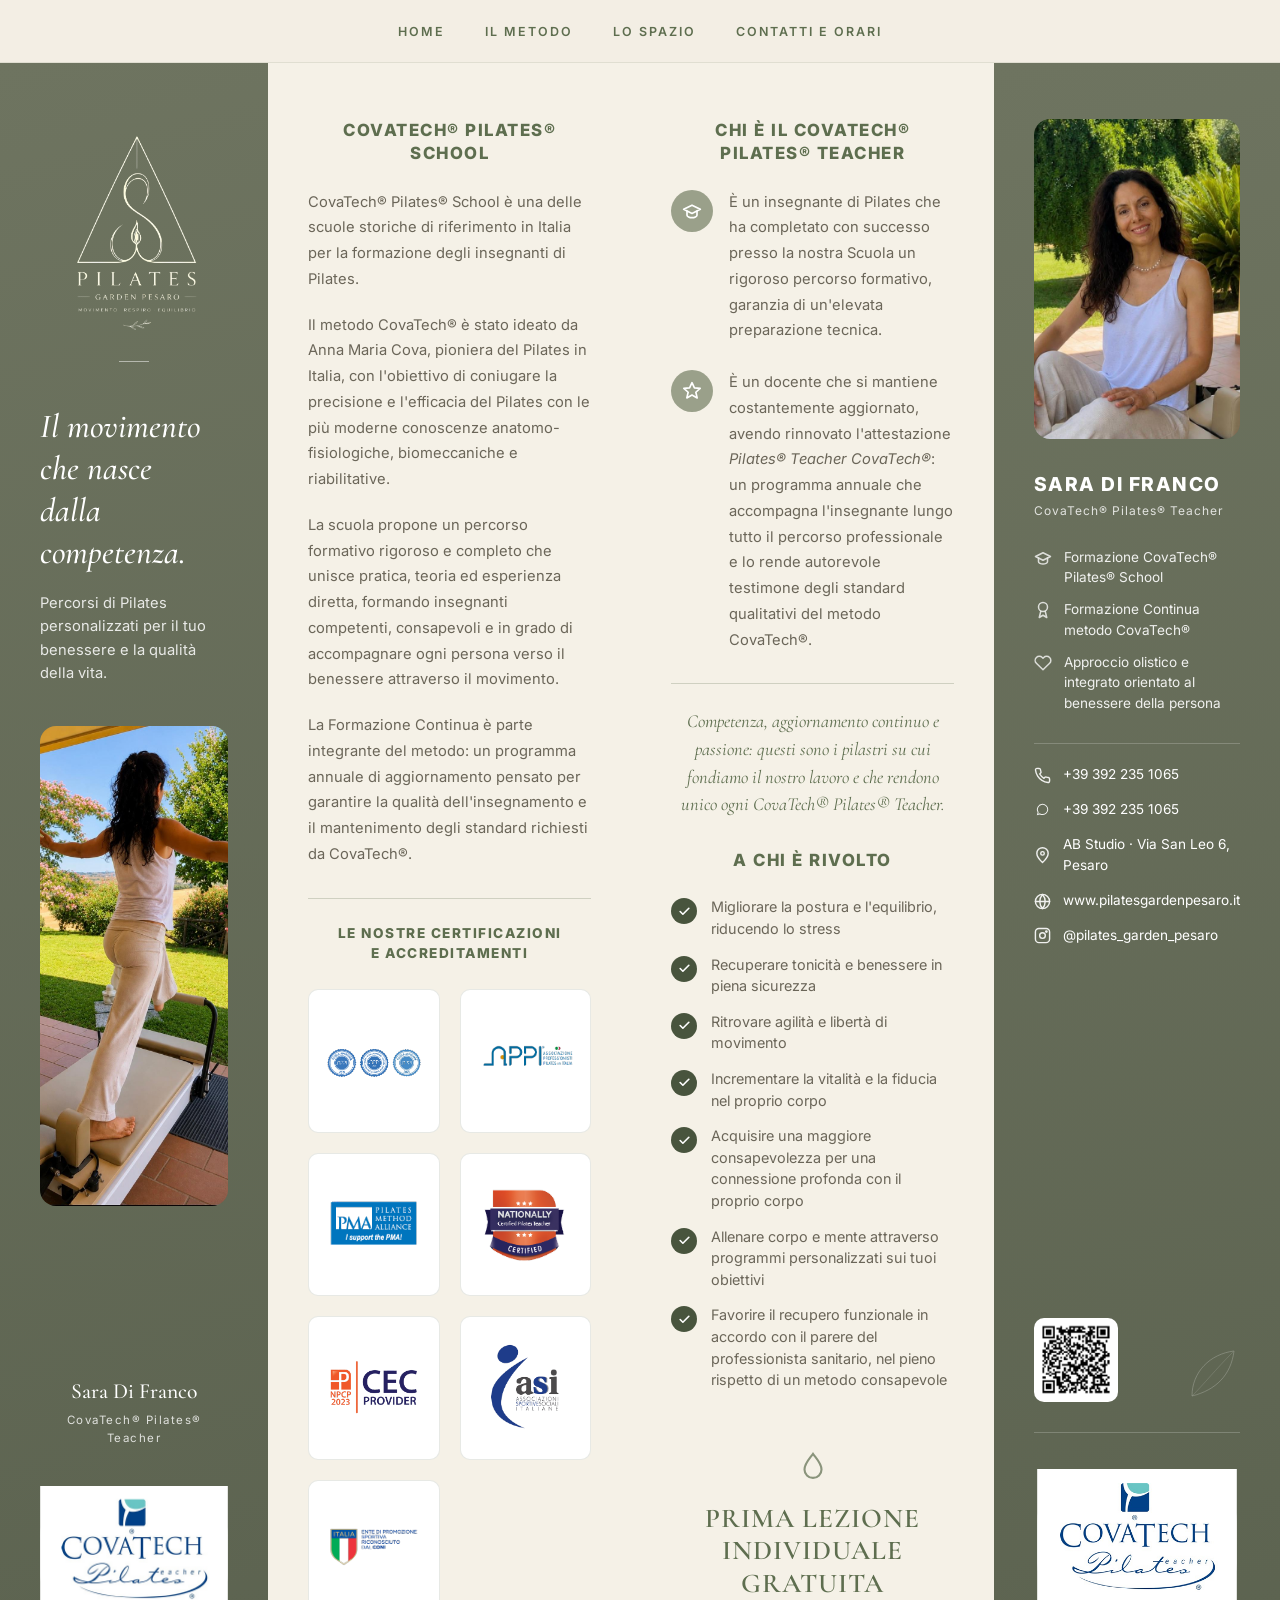
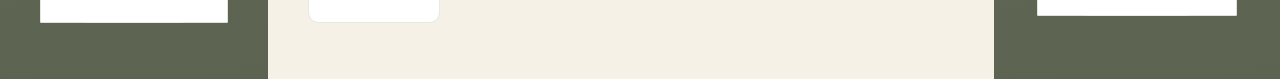
<file: metodo.html>
<!DOCTYPE html>
<html lang="it">
<head>
<meta charset="UTF-8">
<meta name="viewport" content="width=device-width, initial-scale=1.0">
<title>CovaTech® Pilates School | Pilates Garden Pesaro</title>
<link rel="stylesheet" href="common.css">

<link rel="preconnect" href="https://fonts.googleapis.com">
<link rel="preconnect" href="https://fonts.gstatic.com" crossorigin>
<link href="https://fonts.googleapis.com/css2?family=Cormorant+Garamond:ital,wght@0,400;0,500;0,600;1,400&family=Inter:wght@400;500;600;700;800&display=swap" rel="stylesheet">

<style>
/* ===================================================
   TOKEN DI DESIGN
=================================================== */
:root {
    --crema-sfondo: #F3EEE4;
    --crema-carta: #FBF9F4;
    --verde-salvia: #9AA08A;
    --verde-oliva-titoli: #5E6E4F;
    --verde-oliva-scuro: #48543D;
    --terracotta: #A65A4B;
    --testo-scuro: #3A362F;
    --testo-soft: #6B6659;

    --pannello-olive: #6E7460;
    --pannello-olive-scuro: #5C6350;
    --pannello-cream: #F5F1E7;

    --font-display: 'Cormorant Garamond', serif;
    --font-ui: 'Inter', sans-serif;

    --radius-lg: 26px;
    --radius-md: 16px;
    --radius-sm: 10px;
    --ease: cubic-bezier(.25,.8,.25,1);
}

* { box-sizing: border-box; }
html { scroll-behavior: smooth; }
body { margin: 0; padding: 0; font-family: var(--font-ui); color: var(--testo-scuro); background: var(--crema-sfondo); }
a { color: inherit; }

/* ===================================================
   NAVIGAZIONE
=================================================== */
.sub-nav {
    position: sticky; top: 0; z-index: 50;
    padding: 18px 20px; text-align: center;
    background: rgba(243, 238, 228, 0.9);
    backdrop-filter: blur(10px);
    border-bottom: 1px solid rgba(94, 110, 79, 0.12);
}
.nav-links { list-style: none; padding: 0; margin: 0; display: flex; justify-content: center; gap: 8px; flex-wrap: wrap; }
.nav-links a {
    text-decoration: none; color: var(--verde-oliva-titoli); text-transform: uppercase;
    font-size: 0.78rem; letter-spacing: 2px; font-weight: 600; padding: 8px 16px; border-radius: 30px;
    transition: background-color 0.3s var(--ease), color 0.3s var(--ease);
}
.nav-links a:hover { background-color: var(--verde-oliva-titoli); color: #fff; }

/* ===================================================
   STRUTTURA A 4 PANNELLI
=================================================== */
.brochure {
    display: grid;
    grid-template-columns: 0.85fr 1.15fr 1.15fr 0.85fr;
    min-height: 100vh;
    max-width: 1600px;
    margin: 0 auto;
}
@media (max-width: 1000px) {
    .brochure { grid-template-columns: 1fr; max-width: 100%; }
}

.panel { padding: 56px 40px; position: relative; }
.panel-olive { background: linear-gradient(165deg, var(--pannello-olive) 0%, var(--pannello-olive-scuro) 100%); color: #fff; }
.panel-cream { background: var(--pannello-cream); }

.reveal { animation: fadeUp 0.8s var(--ease) both; }
@keyframes fadeUp { from { opacity:0; transform: translateY(18px);} to {opacity:1; transform: translateY(0);} }

/* ---------- PANNELLO 1 ---------- */
.panel-1 { display: flex; flex-direction: column; }

.logo-mark { display: flex; flex-direction: column; align-items: center; margin-bottom: 44px; }

.logo-triangle {
    width: 100%;
    max-width: 170px;
    height: auto;
    margin-bottom: 15px;
    object-fit: contain;
}
.logo-mark .logo-s { font-family: var(--font-display); font-size: 1.5rem; letter-spacing: 2px; }
.logo-mark .logo-pilates { font-family: var(--font-ui); font-size: 0.85rem; letter-spacing: 6px; font-weight: 600; margin-top: 6px; }
.logo-mark .logo-garden { font-family: var(--font-ui); font-size: 0.62rem; letter-spacing: 3px; opacity: 0.75; margin-top: 4px; }
.logo-underline { width: 30px; height: 1px; background: rgba(255,255,255,0.5); margin-top: 8px; }

.claim-title {
    font-family: var(--font-display);
    font-style: italic;
    font-size: 2.1rem;
    line-height: 1.25;
    font-weight: 500;
    margin-bottom: 18px;
}
.claim-sub {
    font-family: var(--font-ui);
    font-size: 0.92rem;
    line-height: 1.6;
    color: rgba(255,255,255,0.85);
    margin-bottom: 40px;
    font-weight: 400;
}

.panel-1-photo, .panel-4-photo { 
    width: 100%; 
    object-fit: cover; 
    border-radius: var(--radius-md); 
    display: block; 
}

.panel-1-photo {
    flex: 1;
    min-height: 260px;
    max-height: 480px;
    aspect-ratio: 3 / 4;
    margin-bottom: 26px;
}
.panel-4-photo { min-height: 320px; margin-bottom: 30px; }

.signature-block { text-align: center; margin-top: auto; display: flex; flex-direction: column; align-items: center;}
.signature-block .name { font-family: var(--font-display); font-size: 1.35rem; font-weight: 500; margin-bottom: 2px; }
.signature-block .role { font-family: var(--font-ui); font-size: 0.72rem; letter-spacing: 1.5px; opacity: 0.8; margin-bottom: 20px; }

.covatech-badge-img {
    height: auto;
    width: 100%;
    max-width: 200px;
    margin-top: 18px;
}

/* ---------- PANNELLO 2 ---------- */
.panel-title {
    font-family: var(--font-ui);
    font-weight: 800;
    font-size: 1.05rem;
    letter-spacing: 1.5px;
    color: var(--verde-oliva-titoli);
    margin: 0 0 24px 0;
    line-height: 1.4;
}
.panel-text {
    font-family: var(--font-ui);
    font-size: 0.92rem;
    line-height: 1.75;
    color: var(--testo-soft);
    margin: 0 0 20px 0;
}
.panel-text strong { color: var(--testo-scuro); font-weight: 600; }

.panel-divider { width: 100%; height: 1px; background: rgba(94,110,79,0.25); margin: 30px 0 24px 0; }

.cert-heading {
    font-family: var(--font-ui);
    font-weight: 800;
    font-size: 0.85rem;
    letter-spacing: 1.5px;
    color: var(--verde-oliva-titoli);
    text-align: center;
    margin-bottom: 26px;
    line-height: 1.5;
}

.cert-grid {
    display: grid;
    grid-template-columns: repeat(auto-fit, minmax(130px, 1fr));
    gap: 20px;
}
.cert-card {
    background: #fff;
    border: 1px solid rgba(94,110,79,0.15);
    border-radius: var(--radius-sm);
    padding: 20px 14px;
    text-align: center;
    display: flex;
    flex-direction: column;
    align-items: center;
    gap: 12px;
}

img.cert-mark {
    width: 100%;
    max-width: 110px;
    height: auto;
    aspect-ratio: 1 / 1;
    object-fit: contain;
}

.cert-card .cert-name { font-family: var(--font-ui); font-weight: 800; font-size: 0.9rem; letter-spacing: 0.5px; color: var(--testo-scuro); }
.cert-card .cert-desc { font-family: var(--font-ui); font-size: 0.8rem; line-height: 1.4; color: var(--testo-soft); }

/* ---------- PANNELLO 3 ---------- */
.icon-block { display: flex; gap: 16px; margin-bottom: 26px; align-items: flex-start; }
.icon-circle {
    width: 42px; height: 42px; border-radius: 50%; flex-shrink: 0;
    background: var(--verde-salvia);
    display: flex; align-items: center; justify-content: center;
}
.icon-circle svg { width: 20px; height: 20px; color: #fff; }
.icon-block .panel-text { margin: 0; }

.callout-text {
    font-family: var(--font-display);
    font-style: italic;
    font-size: 1.15rem;
    line-height: 1.5;
    color: var(--verde-oliva-titoli);
    text-align: center;
    margin: 0 0 30px 0;
}

.checklist { list-style: none; padding: 0; margin: 0 0 40px 0; display: flex; flex-direction: column; gap: 14px; }
.checklist li { display: flex; gap: 14px; align-items: flex-start; }
.check-dot {
    width: 26px; height: 26px; border-radius: 50%; flex-shrink: 0; margin-top: 2px;
    background: var(--verde-oliva-scuro);
    display: flex; align-items: center; justify-content: center;
}
.check-dot svg { width: 13px; height: 13px; color: #fff; }
.checklist span { font-family: var(--font-ui); font-size: 0.9rem; line-height: 1.5; color: var(--testo-soft); }

.free-lesson {
    text-align: center;
    padding-top: 20px;
}
.free-lesson svg { width: 34px; height: 34px; color: var(--verde-oliva-titoli); margin-bottom: 10px; opacity: 0.7; }
.free-lesson-text {
    font-family: var(--font-display);
    font-weight: 600;
    font-size: 1.7rem;
    line-height: 1.2;
    color: var(--verde-oliva-titoli);
    text-transform: uppercase;
    letter-spacing: 1px;
}

/* ---------- PANNELLO 4 ---------- */
.panel-4 { display: flex; flex-direction: column; }
.contact-name { font-family: var(--font-ui); font-weight: 800; font-size: 1.2rem; letter-spacing: 1.5px; margin-bottom: 2px; }
.contact-role { font-family: var(--font-ui); font-size: 0.75rem; letter-spacing: 1px; opacity: 0.8; margin-bottom: 26px; }

.about-list { list-style: none; padding: 0; margin: 0 0 30px 0; display: flex; flex-direction: column; gap: 12px; }
.about-list li { display: flex; gap: 12px; align-items: flex-start; font-family: var(--font-ui); font-size: 0.85rem; line-height: 1.5; color: rgba(255,255,255,0.9); }
.about-list svg { width: 18px; height: 18px; flex-shrink: 0; margin-top: 2px; opacity: 0.85; }

.contact-list { list-style: none; padding: 20px 0 0 0; margin: 0 0 30px 0; border-top: 1px solid rgba(255,255,255,0.2); display: flex; flex-direction: column; gap: 13px; }
.contact-list li { display: flex; gap: 12px; align-items: center; font-family: var(--font-ui); font-size: 0.85rem; }
.contact-list a { text-decoration: none; color: #fff; transition: opacity 0.3s var(--ease); }
.contact-list a:hover { opacity: 0.7; }
.contact-list svg { width: 17px; height: 17px; flex-shrink: 0; opacity: 0.9; }

.qr-leaf-row { display: flex; align-items: flex-end; justify-content: space-between; margin-top: auto; gap: 20px; }
.qr-code-img {
    width: 84px; height: 84px;
    object-fit: contain;
    border-radius: var(--radius-sm);
    background: #fff;
    padding: 4px;
}
.leaf-deco { width: 60px; height: 60px; opacity: 0.35; }

.covatech-badge-4 { margin-top: 30px; text-align: center; padding-top: 18px; border-top: 1px solid rgba(255,255,255,0.2); }

/* ===================================================
   RESPONSIVE
=================================================== */
@media (max-width: 1000px) {
    .panel { padding: 48px 28px; }
    .panel-1-photo { min-height: 220px; max-height: none; }
    .panel-4-photo { min-height: 260px; }
}
@media (max-width: 480px) {
    .cert-grid { grid-template-columns: 1fr 1fr; }
}
</style>
</head>
<body>

<nav class="sub-nav">
    <ul class="nav-links">
        <li><a href="index.html">Home</a></li>
        <li><a href="metodo.html">Il Metodo</a></li>
        <li><a href="lo-spazio.html">Lo Spazio</a></li>
        <li><a href="contatti.html">Contatti e Orari</a></li>
    </ul>
</nav>

<div class="brochure">

    <!-- ===========================================
         PANNELLO 1
    ============================================ -->
    <div class="panel panel-olive panel-1 reveal">

        <div class="logo-mark">
            <img src="logotrasp.png" alt="Logo Pilates Garden Pesaro" class="logo-triangle">
            <div class="logo-underline"></div>
        </div>

        <div class="claim-title">Il movimento<br>che nasce<br>dalla competenza.</div>
        <p class="claim-sub">Percorsi di Pilates personalizzati per il tuo benessere e la qualità della vita.</p>

        <img src="fotosara1.png" alt="Sara sul Reformer" class="panel-1-photo">

        <div class="signature-block">
            <div class="name">Sara Di Franco</div>
            <div class="role">CovaTech® Pilates® Teacher</div>
            <img src="logoteacher.svg" alt="CovaTech Pilates Teacher" class="covatech-badge-img">
        </div>
    </div>

    <!-- ===========================================
         PANNELLO 2
    ============================================ -->
    <div class="panel panel-cream panel-2 reveal">
        <h2 class="panel-title">COVATECH® PILATES® SCHOOL</h2>

        <p class="panel-text">CovaTech® Pilates® School è una delle scuole storiche di riferimento in Italia per la formazione degli insegnanti di Pilates.</p>

        <p class="panel-text">Il metodo CovaTech® è stato ideato da Anna Maria Cova, pioniera del Pilates in Italia, con l'obiettivo di coniugare la precisione e l'efficacia del Pilates con le più moderne conoscenze anatomo-fisiologiche, biomeccaniche e riabilitative.</p>

        <p class="panel-text">La scuola propone un percorso formativo rigoroso e completo che unisce pratica, teoria ed esperienza diretta, formando insegnanti competenti, consapevoli e in grado di accompagnare ogni persona verso il benessere attraverso il movimento.</p>

        <p class="panel-text">La Formazione Continua è parte integrante del metodo: un programma annuale di aggiornamento pensato per garantire la qualità dell'insegnamento e il mantenimento degli standard richiesti da CovaTech®.</p>

        <div class="panel-divider"></div>

        <div class="cert-heading">LE NOSTRE CERTIFICAZIONI<br>E ACCREDITAMENTI</div>

        <div class="cert-grid">
            <div class="cert-card">
                <img src="logo1.svg" class="cert-mark" alt="APPI">
            </div>
            <div class="cert-card">
                <img src="logo2.svg" class="cert-mark" alt="ITALIA">
            </div>
            <div class="cert-card">
                <img src="logo3.svg" class="cert-mark" alt="ASI">
            </div>
            <div class="cert-card">
                <img src="logo4.svg" class="cert-mark" alt="SNaQ">
            </div>
            <div class="cert-card">
                <img src="logo5.svg" class="cert-mark" alt="EFA">
            </div>
            <div class="cert-card">
                <img src="logo6.svg" class="cert-mark" alt="EQF">
            </div>
            <div class="cert-card">
                <img src="logo7.svg" class="cert-mark" alt="ISO 9001:2015">
            </div>
        </div>
    </div>

    <!-- ===========================================
         PANNELLO 3
    ============================================ -->
    <div class="panel panel-cream panel-3 reveal">

        <h2 class="panel-title">CHI È IL COVATECH®<br>PILATES® TEACHER</h2>

        <div class="icon-block">
            <div class="icon-circle">
                <svg viewBox="0 0 24 24" fill="none" stroke="currentColor" stroke-width="2" stroke-linecap="round" stroke-linejoin="round"><path d="M22 10L12 5 2 10l10 5 10-5z"/><path d="M6 12v5c0 1.5 3 3 6 3s6-1.5 6-3v-5"/></svg>
            </div>
            <p class="panel-text">È un insegnante di Pilates che ha completato con successo presso la nostra Scuola un rigoroso percorso formativo, garanzia di un'elevata preparazione tecnica.</p>
        </div>

        <div class="icon-block">
            <div class="icon-circle">
                <svg viewBox="0 0 24 24" fill="none" stroke="currentColor" stroke-width="2" stroke-linecap="round" stroke-linejoin="round"><path d="M12 2l2.9 6.3 6.9.6-5.2 4.6 1.6 6.8L12 16.9l-6.2 3.4 1.6-6.8L2.2 8.9l6.9-.6z"/></svg>
            </div>
            <p class="panel-text">È un docente che si mantiene costantemente aggiornato, avendo rinnovato l'attestazione <em>Pilates® Teacher CovaTech®</em>: un programma annuale che accompagna l'insegnante lungo tutto il percorso professionale e lo rende autorevole testimone degli standard qualitativi del metodo CovaTech®.</p>
        </div>

        <div class="panel-divider"></div>

        <p class="callout-text">Competenza, aggiornamento continuo e passione: questi sono i pilastri su cui fondiamo il nostro lavoro e che rendono unico ogni CovaTech® Pilates® Teacher.</p>

        <h2 class="panel-title" style="text-align:center;">A CHI È RIVOLTO</h2>

        <ul class="checklist">
            <li><span class="check-dot"><svg viewBox="0 0 24 24" fill="none" stroke="currentColor" stroke-width="3" stroke-linecap="round" stroke-linejoin="round"><polyline points="20 6 9 17 4 12"/></svg></span><span>Migliorare la postura e l'equilibrio, riducendo lo stress</span></li>
            <li><span class="check-dot"><svg viewBox="0 0 24 24" fill="none" stroke="currentColor" stroke-width="3" stroke-linecap="round" stroke-linejoin="round"><polyline points="20 6 9 17 4 12"/></svg></span><span>Recuperare tonicità e benessere in piena sicurezza</span></li>
            <li><span class="check-dot"><svg viewBox="0 0 24 24" fill="none" stroke="currentColor" stroke-width="3" stroke-linecap="round" stroke-linejoin="round"><polyline points="20 6 9 17 4 12"/></svg></span><span>Ritrovare agilità e libertà di movimento</span></li>
            <li><span class="check-dot"><svg viewBox="0 0 24 24" fill="none" stroke="currentColor" stroke-width="3" stroke-linecap="round" stroke-linejoin="round"><polyline points="20 6 9 17 4 12"/></svg></span><span>Incrementare la vitalità e la fiducia nel proprio corpo</span></li>
            <li><span class="check-dot"><svg viewBox="0 0 24 24" fill="none" stroke="currentColor" stroke-width="3" stroke-linecap="round" stroke-linejoin="round"><polyline points="20 6 9 17 4 12"/></svg></span><span>Acquisire una maggiore consapevolezza per una connessione profonda con il proprio corpo</span></li>
            <li><span class="check-dot"><svg viewBox="0 0 24 24" fill="none" stroke="currentColor" stroke-width="3" stroke-linecap="round" stroke-linejoin="round"><polyline points="20 6 9 17 4 12"/></svg></span><span>Allenare corpo e mente attraverso programmi personalizzati sui tuoi obiettivi</span></li>
            <li><span class="check-dot"><svg viewBox="0 0 24 24" fill="none" stroke="currentColor" stroke-width="3" stroke-linecap="round" stroke-linejoin="round"><polyline points="20 6 9 17 4 12"/></svg></span><span>Favorire il recupero funzionale in accordo con il parere del professionista sanitario, nel pieno rispetto di un metodo consapevole</span></li>
        </ul>

        <div class="free-lesson">
            <svg viewBox="0 0 24 24" fill="none" stroke="currentColor" stroke-width="1.5"><path d="M12 2C9 6 6 9 6 13a6 6 0 0 0 12 0c0-4-3-7-6-11z"/></svg>
            <div class="free-lesson-text">Prima lezione<br>individuale gratuita</div>
        </div>
    </div>

    <!-- ===========================================
         PANNELLO 4
    ============================================ -->
    <div class="panel panel-olive panel-4 reveal">

        <img src="fotosara2.png" alt="Ritratto di Sara" class="panel-4-photo">

        <div class="contact-name">SARA DI FRANCO</div>
        <div class="contact-role">CovaTech® Pilates® Teacher</div>

        <ul class="about-list">
            <li><svg viewBox="0 0 24 24" fill="none" stroke="currentColor" stroke-width="2" stroke-linecap="round" stroke-linejoin="round"><path d="M22 10L12 5 2 10l10 5 10-5z"/><path d="M6 12v5c0 1.5 3 3 6 3s6-1.5 6-3v-5"/></svg> Formazione CovaTech® Pilates® School</li>
            <li><svg viewBox="0 0 24 24" fill="none" stroke="currentColor" stroke-width="2" stroke-linecap="round" stroke-linejoin="round"><circle cx="12" cy="8" r="6"/><path d="M9 14l-2 8 5-3 5 3-2-8"/></svg> Formazione Continua metodo CovaTech®</li>
            <li><svg viewBox="0 0 24 24" fill="none" stroke="currentColor" stroke-width="2" stroke-linecap="round" stroke-linejoin="round"><path d="M20.8 4.6a5.5 5.5 0 0 0-7.8 0L12 5.6l-1-1a5.5 5.5 0 0 0-7.8 7.8l1 1L12 21l7.8-7.6 1-1a5.5 5.5 0 0 0 0-7.8z"/></svg> Approccio olistico e integrato orientato al benessere della persona</li>
        </ul>

        <ul class="contact-list">
            <li><svg viewBox="0 0 24 24" fill="none" stroke="currentColor" stroke-width="2" stroke-linecap="round" stroke-linejoin="round"><path d="M22 16.92v3a2 2 0 0 1-2.18 2 19.79 19.79 0 0 1-8.63-3.07 19.5 19.5 0 0 1-6-6 19.79 19.79 0 0 1-3.07-8.67A2 2 0 0 1 4.11 2h3a2 2 0 0 1 2 1.72c.13.96.36 1.9.7 2.81a2 2 0 0 1-.45 2.11L8.09 9.91a16 16 0 0 0 6 6l1.27-1.27a2 2 0 0 1 2.11-.45c.9.34 1.85.57 2.81.7A2 2 0 0 1 22 16.92z"/></svg><a href="tel:3922351065">+39 392 235 1065</a></li>
            <li><svg viewBox="0 0 24 24" fill="currentColor"><path d="M17.6 6.32A7.85 7.85 0 0 0 12.05 4a7.94 7.94 0 0 0-6.9 11.9L4 20l4.2-1.1a7.9 7.9 0 0 0 3.85 1h0a7.94 7.94 0 0 0 5.55-13.58zm-5.55 12.2a6.6 6.6 0 0 1-3.36-.92l-.24-.14-2.5.65.67-2.44-.16-.25a6.6 6.6 0 1 1 12.24-3.5 6.55 6.55 0 0 1-6.65 6.6z"/></svg><a href="https://wa.me/393922351065" target="_blank">+39 392 235 1065</a></li>
            <li><svg viewBox="0 0 24 24" fill="none" stroke="currentColor" stroke-width="2" stroke-linecap="round" stroke-linejoin="round"><path d="M12 22c4-4 8-8.5 8-13a8 8 0 1 0-16 0c0 4.5 4 9 8 13z"/><circle cx="12" cy="9" r="2.5"/></svg><span>AB Studio · Via San Leo 6, Pesaro</span></li>
            <li><svg viewBox="0 0 24 24" fill="none" stroke="currentColor" stroke-width="2" stroke-linecap="round" stroke-linejoin="round"><circle cx="12" cy="12" r="10"/><path d="M2 12h20M12 2a15 15 0 0 1 0 20 15 15 0 0 1 0-20z"/></svg><a href="https://www.pilatesgardenpesaro.it" target="_blank">www.pilatesgardenpesaro.it</a></li>
            <li><svg viewBox="0 0 24 24" fill="none" stroke="currentColor" stroke-width="2" stroke-linecap="round" stroke-linejoin="round"><rect x="2" y="2" width="20" height="20" rx="5"/><circle cx="12" cy="12" r="4"/><circle cx="17.5" cy="6.5" r="1"/></svg><a href="https://www.instagram.com/pilates_garden_pesaro" target="_blank">@pilates_garden_pesaro</a></li>
        </ul>

        <div class="qr-leaf-row">
            <img src="covasitoqr.png" alt="QR Code Pilates Garden Pesaro" class="qr-code-img">
            <svg class="leaf-deco" viewBox="0 0 100 100" fill="none" stroke="#fff" stroke-width="1"><path d="M20 90 C 20 50, 50 20, 90 15 C 85 55, 60 80, 20 90 Z"/><path d="M20 90 C 40 70, 60 45, 88 17" stroke-width="0.6"/></svg>
        </div>

        <div class="covatech-badge-4">
            <img src="logoteacher.svg" alt="CovaTech Pilates Teacher" class="covatech-badge-img">
        </div>
    </div>

</div>

</body>
</html>
</file>
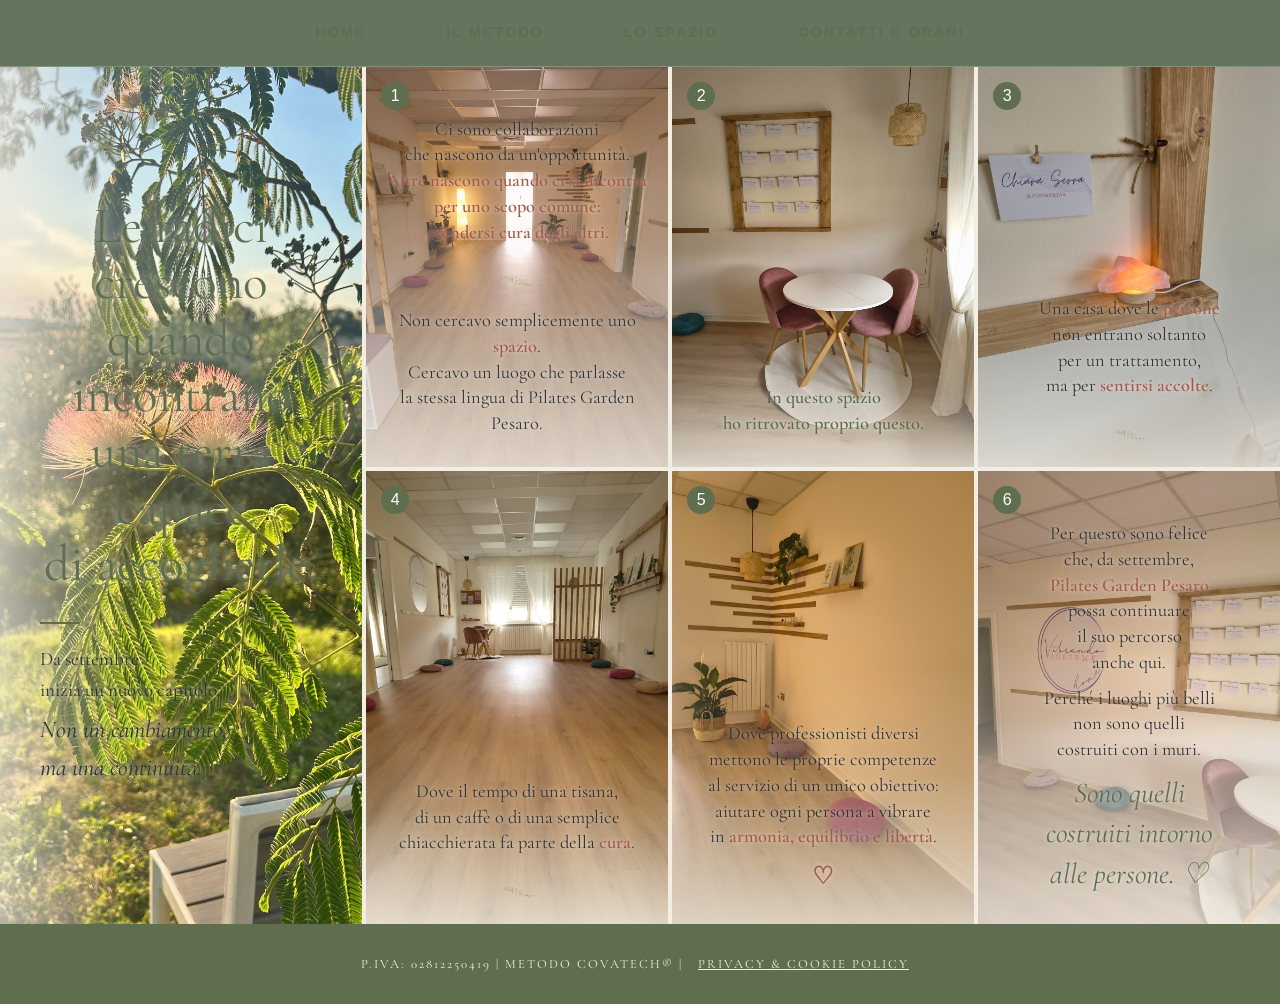
<file: novita.html>
<!DOCTYPE html>
<html lang="it">
<head>
    <meta charset="UTF-8">
    <meta name="viewport" content="width=device-width, initial-scale=1.0">
    <title>Novità | Pilates Garden Pesaro</title>
    <link rel="stylesheet" href="common.css">
    <style>
        body { 
            background-color: var(--crema-sfondo, #F3EEE4); 
            margin: 0; 
            padding: 0; 
            font-family: 'Cormorant Garamond', serif; 
        }
        
        :root {
            --crema-sfondo: #F3EEE4;
            --verde-salvia: #9AA08A;
            --verde-oliva-titoli: #5E6E4F;
            --terracotta: #A65A4B;
            --testo-scuro: #333333;
        }

        /* Navigazione */
        .sub-nav { padding: 20px; text-align: center; }
        .nav-links { list-style: none; padding: 0; }
        .nav-links li { display: inline; margin: 0 15px; }
        .nav-links a { 
            text-decoration: none; 
            color: var(--verde-oliva-titoli); 
            text-transform: uppercase; 
            font-size: 0.9rem; 
            letter-spacing: 2px; 
            font-family: sans-serif;
        }

        /* Griglia Collage */
        .collage-wrapper {
            max-width: 100%; 
            margin: 0; 
            padding: 0; 
            display: grid;
            grid-template-columns: 1.2fr 1fr 1fr 1fr;
            grid-auto-rows: minmax(400px, auto); 
            gap: 4px; 
        }

        /* Colonna grande a sinistra */
        .box-main {
            grid-column: 1;
            grid-row: 1 / span 2;
            background-color: var(--crema-sfondo);
            display: flex;
            flex-direction: column;
            justify-content: center;
            padding: 50px 40px;
            background-image: url('foto-verticale-sinistra.jpg'); 
            background-size: cover;
            background-position: center;
            position: relative;
            text-align: left;
        }

        /* Overlay foto grande RIDOTTO AL MINIMO: protegge solo il testo a sinistra */
        .box-main::before {
            content: '';
            position: absolute;
            top: 0; left: 0; width: 100%; height: 100%;
            background: linear-gradient(to right, rgba(243, 238, 228, 0.7) 0%, rgba(243, 238, 228, 0.1) 35%, rgba(243, 238, 228, 0) 100%);
            z-index: 1;
        }

        .main-content { position: relative; z-index: 2; }
        .main-content img.logo { max-width: 140px; margin-bottom: 20px; }
        .main-content h2 { 
            color: var(--verde-oliva-titoli); 
            font-size: 3.2rem; 
            font-weight: 400; 
            line-height: 1.1; 
            margin-bottom: 30px; 
            margin-top: 0;
            text-shadow: 0px 0px 10px rgba(243, 238, 228, 0.8);
        }
        .main-content p { 
            font-size: 1.2rem; 
            color: var(--testo-scuro); 
            margin-bottom: 5px; 
            text-shadow: 0px 0px 8px rgba(243, 238, 228, 0.9);
        }
        .main-content .italic-script { font-style: italic; font-size: 1.5rem; }

        /* Stile Testi Generali */
        .text-rust { color: var(--terracotta); font-weight: 600;} 
        .text-olive { color: var(--verde-oliva-titoli); font-weight: 600;}
        .text-script { font-style: italic; font-size: 1.4rem; color: var(--verde-oliva-titoli); font-weight: normal;}

        /* Numeri in alto a sinistra */
        .number-badge {
            position: absolute;
            top: 15px; left: 15px;
            background-color: var(--verde-oliva-titoli);
            color: white;
            width: 28px; height: 28px;
            border-radius: 50%;
            display: flex;
            align-items: center;
            justify-content: center;
            font-family: sans-serif;
            font-size: 1rem;
            z-index: 5;
        }

        /* Box Immagini Base */
        .bg-img {
            background-size: cover;
            background-position: center;
            position: relative;
            display: flex;
            align-items: flex-end; 
            padding: 0; 
            overflow: hidden;
        }
        
        /* Stile Sfumatura in Basso (per Box 2, 3, 4, 5) */
        .text-overlay {
            width: 100%;
            padding: 50px 20px 20px 20px;
            text-align: center;
            background: linear-gradient(to top, rgba(243, 238, 228, 0.8) 0%, rgba(243, 238, 228, 0.2) 60%, rgba(243, 238, 228, 0) 100%);
            box-sizing: border-box;
            color: var(--testo-scuro);
        }
        .text-overlay p { 
            font-size: 1.15rem; 
            line-height: 1.4; 
            margin: 0; 
            padding-bottom: 10px; 
            text-shadow: 0px 0px 5px rgba(255, 255, 255, 0.6); 
        }

        /* Stile Overlay Completo (per Box 1 e 6) - TRASPARENZA QUASI TOTALE */
        .bg-img.full-text {
            align-items: center; 
        }
        .bg-img.full-text .text-overlay {
            height: 100%;
            display: flex;
            flex-direction: column;
            justify-content: center;
            /* Solo 10% di opacità, praticamente invisibile! Lascia passare tutta la luce */
            background-color: rgba(243, 238, 228, 0.1); 
            padding: 30px;
        }
        
        .bg-img.full-text .text-overlay p {
            /* Alone bianco dietro il testo per renderlo leggibile senza oscurare la foto */
            text-shadow: 0px 0px 8px rgba(255, 255, 255, 0.9), 0px 0px 15px rgba(255, 255, 255, 0.7); 
            font-weight: 500;
        }

        /* Icone / Decori */
        .decor-leaf { max-width: 35px; margin: 15px auto; display: block; opacity: 0.6; }

        /* Footer standard */
        .footer-bar {
            text-align: center;
            padding: 30px 20px;
            background-color: var(--verde-oliva-titoli);
            color: var(--crema-sfondo);
            font-size: 0.8rem;
            margin-top: 0; 
        }

        /* Responsive */
        @media (max-width: 1100px) {
            .collage-wrapper { grid-template-columns: 1fr 1fr; }
            .box-main { grid-column: 1 / span 2; grid-row: 1; min-height: 400px; }
        }

        @media (max-width: 768px) {
            .collage-wrapper { grid-template-columns: 1fr; }
            .box-main { grid-column: 1; }
        }
    </style>
</head>
<body>

    <!-- Navigazione -->
    <nav class="sub-nav">
        <ul class="nav-links">
            <li><a href="index.html">Home</a></li>
            <li><a href="metodo.html">Il Metodo</a></li>
            <li><a href="lo-spazio.html">Lo Spazio</a></li>
            <li><a href="contatti.html">Contatti e Orari</a></li>
        </ul>
    </nav>

    <!-- Sezione Collage -->
    <section class="collage-wrapper">
        
        <!-- COLONNA SINISTRA (MAIN) -->
        <div class="box-main">
            <div class="main-content">
                <h2>Le radici<br>crescono<br>quando incontrano<br>una terra capace<br>di accoglierle.</h2>
                <hr style="width: 40px; border: 1px solid var(--verde-oliva-titoli); margin: 20px 0; margin-left: 0;">
                <p>Da settembre<br>inizia un nuovo capitolo.</p>
                <p class="italic-script">Non un cambiamento,<br>ma una continuità.</p>
            </div>
        </div>

        <!-- BOX 1 -->
        <div class="bg-img" style="background-image: url('foto-entrata.jpeg');">
            <div class="number-badge">1</div>
            <div class="text-overlay">
                <p>Ci sono collaborazioni<br>che nascono da un'opportunità.<br><span class="text-rust">Altre nascono quando ci si incontra<br>per uno scopo comune:<br>prendersi cura degli altri.</span></p>
                <img src="fogliamatw.svg" alt="leaf" class="decor-leaf">
                <p>Non cercavo semplicemente uno <span class="text-rust">spazio</span>.<br>Cercavo un luogo che parlasse<br>la stessa lingua di Pilates Garden Pesaro.</p>
            </div>
        </div>

        <!-- BOX 2 -->
        <div class="bg-img" style="background-image: url('foto-tavolino.jpg');">
            <div class="number-badge">2</div>
            <div class="text-overlay">
                <p class="text-olive">In questo spazio<br>ho ritrovato proprio questo.</p>
            </div>
        </div>

        <!-- BOX 3 -->
        <div class="bg-img" style="background-image: url('foto-targhetta.jpg');">
            <div class="number-badge">3</div>
            <div class="text-overlay">
                <p>Una casa dove le <span class="text-rust">persone</span><br>non entrano soltanto<br>per un trattamento,<br>ma per <span class="text-rust">sentirsi accolte</span>.</p>
                <img src="fogliamatw.svg" alt="leaf" class="decor-leaf" style="margin-bottom: 0;">
            </div>
        </div>

        <!-- BOX 4 -->
        <div class="bg-img" style="background-image: url('foto-stanza.jpg');">
            <div class="number-badge">4</div>
            <div class="text-overlay">
                <p>Dove il tempo di una tisana,<br>di un caffè o di una semplice<br>chiacchierata fa parte della <span class="text-rust">cura</span>.</p>
                <img src="fogliamatw.svg" alt="leaf" class="decor-leaf" style="margin-bottom: 0;">
            </div>
        </div>

        <!-- BOX 5 -->
        <div class="bg-img" style="background-image: url('foto-puff.jpg');">
            <div class="number-badge">5</div>
            <div class="text-overlay">
                <p>Dove professionisti diversi<br>mettono le proprie competenze<br>al servizio di un unico obiettivo:<br>aiutare ogni persona a vibrare<br>in <span class="text-rust">armonia, equilibrio e libertà</span>.</p>
                <p class="text-rust" style="font-size: 1.5rem;">♡</p>
            </div>
        </div>

        <!-- BOX 6 -->
        <div class="bg-img" style="background-image: url('foto-stanza -puff.jpg');">
            <div class="number-badge">6</div>
            <div class="text-overlay">
                <p>Per questo sono felice<br>che, da settembre,<br><span class="text-rust">Pilates Garden Pesaro</span><br>possa continuare<br>il suo percorso<br>anche qui.</p>
                <p>Perché i luoghi più belli<br>non sono quelli<br>costruiti con i muri.</p>
                <p class="text-script text-olive" style="font-size: 1.8rem;">Sono quelli<br>costruiti intorno<br>alle persone. ♡</p>
            </div>
        </div>

    </section>

    <!-- Footer Legale base -->
    <footer class="footer-bar">
        <p>P.IVA: 02812250419 | Metodo Covatech® | <a href="privacy.html" style="color: var(--crema-sfondo); text-decoration: underline;">Privacy & Cookie Policy</a></p>
    </footer>

</body>
</html>
</file>
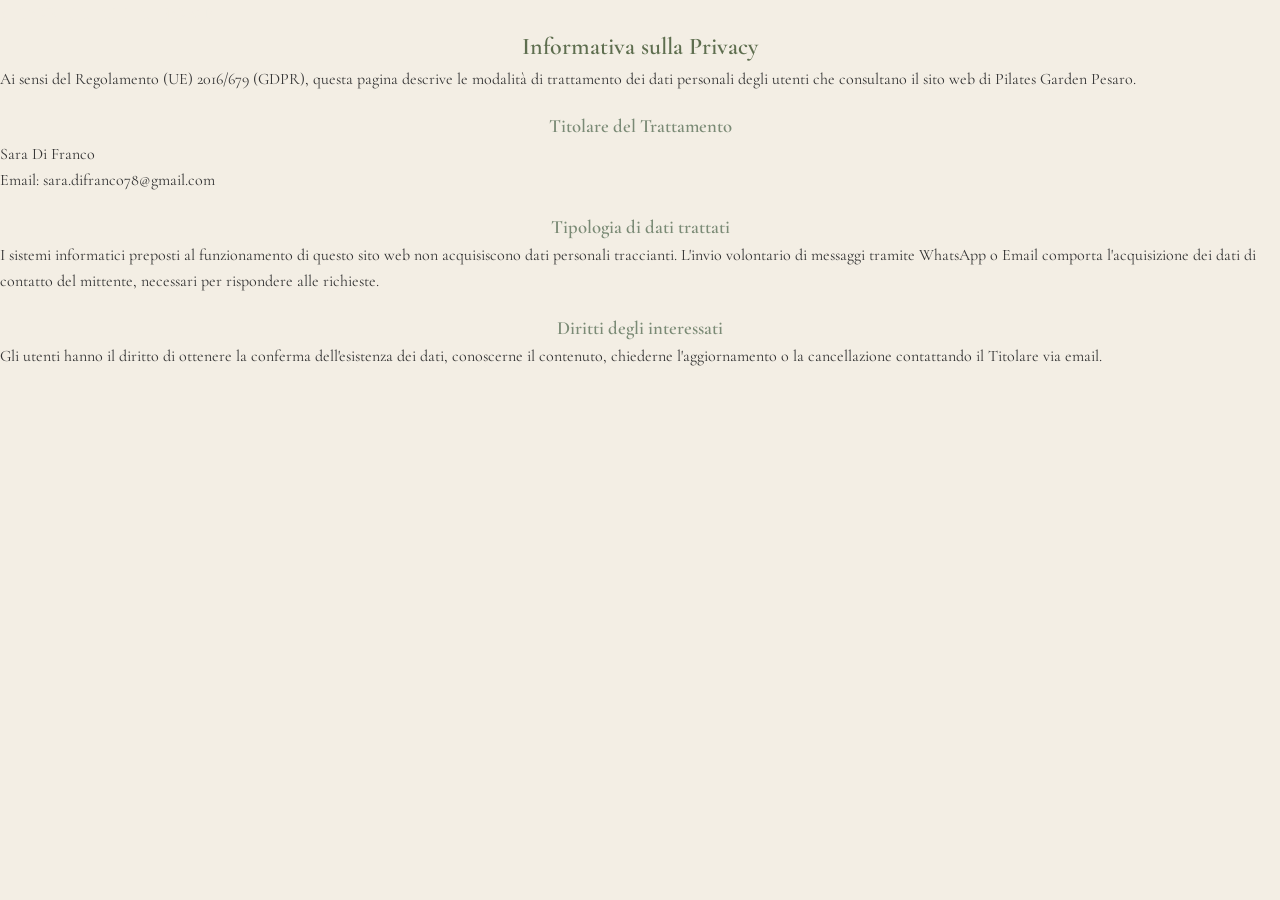
<file: privacy-policy.html>
<!DOCTYPE html>
<html lang="it">
<head>
    <meta charset="UTF-8">
    <meta name="viewport" content="width=device-width, initial-scale=1.0">
    <title>Privacy Policy | Pilates Garden Pesaro</title>
    <link rel="stylesheet" href="common.css">
</head>
<body>
    <nav class="main-nav">
        <ul class="nav-links"><li><a href="index.html">&larr; Torna alla Home</a></li></ul>
    </nav>

    <section class="section-spacing container" style="text-align: left;">
        <h2>Informativa sulla Privacy</h2>
        <p>Ai sensi del Regolamento (UE) 2016/679 (GDPR), questa pagina descrive le modalità di trattamento dei dati personali degli utenti che consultano il sito web di Pilates Garden Pesaro.</p>
        
        <h3 style="color: #7a8a75; margin-top: 20px;">Titolare del Trattamento</h3>
        <p>Sara Di Franco<br>Email: sara.difranco78@gmail.com</p>

        <h3 style="color: #7a8a75; margin-top: 20px;">Tipologia di dati trattati</h3>
        <p>I sistemi informatici preposti al funzionamento di questo sito web non acquisiscono dati personali traccianti. L'invio volontario di messaggi tramite WhatsApp o Email comporta l'acquisizione dei dati di contatto del mittente, necessari per rispondere alle richieste.</p>

        <h3 style="color: #7a8a75; margin-top: 20px;">Diritti degli interessati</h3>
        <p>Gli utenti hanno il diritto di ottenere la conferma dell'esistenza dei dati, conoscerne il contenuto, chiederne l'aggiornamento o la cancellazione contattando il Titolare via email.</p>
    </section>
</body>
</html>
</file>
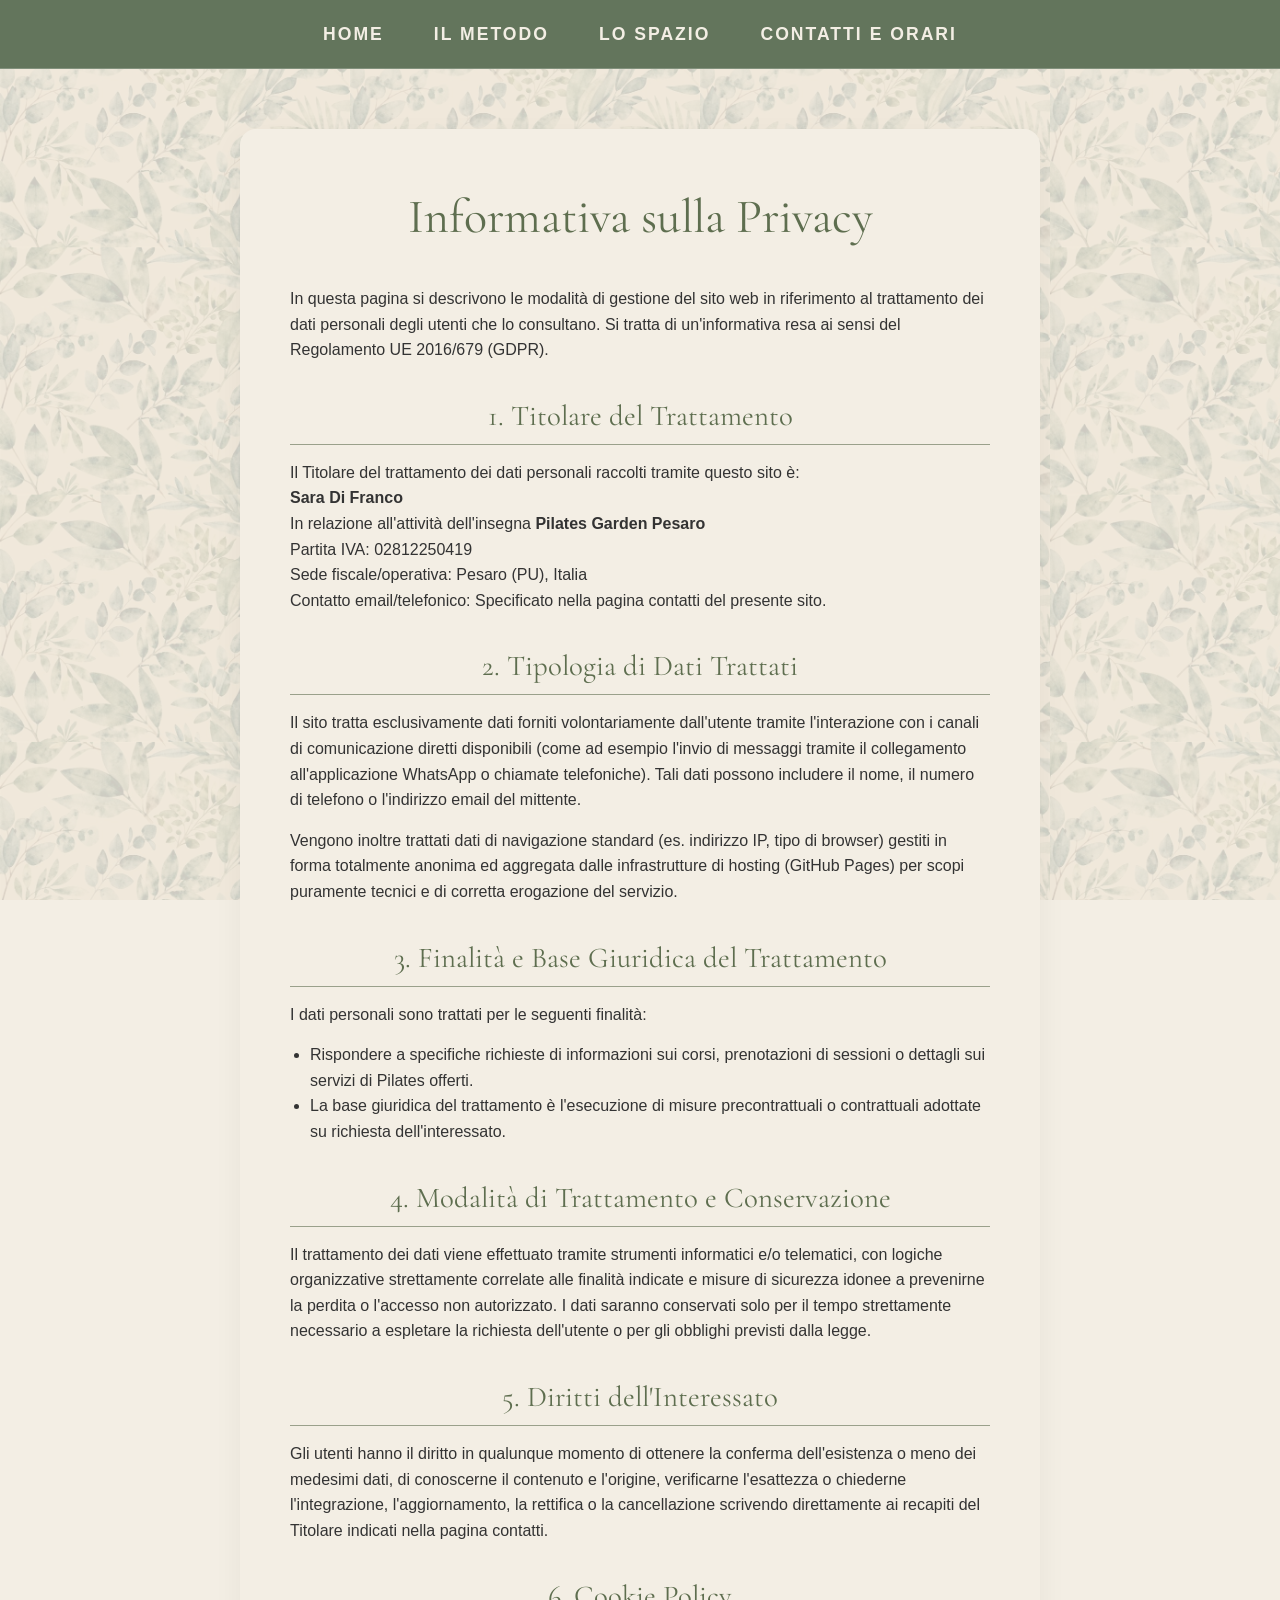
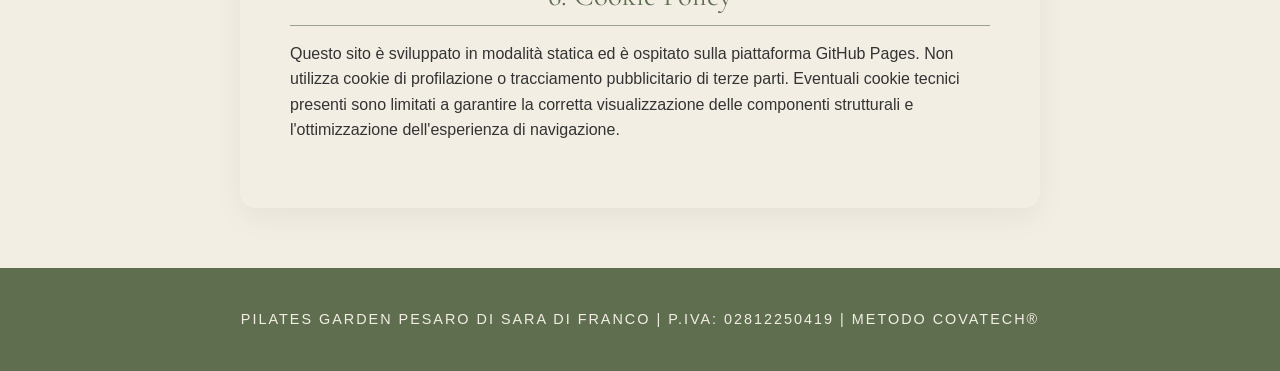
<file: privacy.html>
<!DOCTYPE html>
<html lang="it">
<head>
    <meta charset="UTF-8">
    <meta name="viewport" content="width=device-width, initial-scale=1.0">
    <title>Privacy Policy | Pilates Garden Pesaro</title>
    <link rel="stylesheet" href="common.css">
    
    <style>
        body { 
            background-color: var(--crema-sfondo); 
            margin: 0; 
            padding: 0; 
            font-family: sans-serif;
        }

        body::before {
            content: ''; 
            position: fixed; 
            top: 0; left: 0; right: 0; bottom: 0;
            background-image: url('sfondo-foglie.jpg'); 
            background-size: 350px; 
            background-repeat: repeat; 
            opacity: 0.15; 
            z-index: -1; 
        }

        .privacy-section {
            max-width: 800px;
            margin: 60px auto; 
            background-color: var(--crema-sfondo);
            padding: 50px;
            border-radius: 16px; 
            box-shadow: 0 10px 30px rgba(0,0,0,0.05);
            color: var(--testo-scuro);
            line-height: 1.6;
        }

        .privacy-section h1 {
            font-family: 'Cormorant Garamond', serif;
            font-size: 3rem;
            color: var(--verde-oliva-titoli);
            margin-bottom: 30px;
            text-align: center;
            font-weight: 400;
        }

        .privacy-section h2 {
            font-family: 'Cormorant Garamond', serif;
            font-size: 1.8rem;
            color: var(--verde-oliva-titoli);
            margin-top: 30px;
            margin-bottom: 15px;
            font-weight: 400;
            border-bottom: 1px solid var(--verde-salvia);
            padding-bottom: 5px;
        }

        .privacy-section p, .privacy-section ul {
            font-size: 1rem;
            margin-bottom: 15px;
        }

        .privacy-section ul {
            padding-left: 20px;
        }

        .footer-bar {
            text-align: center;
            padding: 40px 20px;
            background-color: var(--verde-oliva-titoli);
            color: var(--crema-sfondo);
            font-size: 0.9rem;
        }
    </style>
</head>
<body>

    <nav class="sub-nav">
        <ul class="nav-links">
            <li><a href="index.html">Home</a></li>
            <li><a href="metodo.html">Il Metodo</a></li>
            <li><a href="lo-spazio.html">Lo Spazio</a></li>
            <li><a href="contatti.html">Contatti e Orari</a></li>
        </ul>
    </nav>

    <main class="privacy-section">
        <h1>Informativa sulla Privacy</h1>
        <p>In questa pagina si descrivono le modalità di gestione del sito web in riferimento al trattamento dei dati personali degli utenti che lo consultano. Si tratta di un'informativa resa ai sensi del Regolamento UE 2016/679 (GDPR).</p>

        <h2>1. Titolare del Trattamento</h2>
        <p>Il Titolare del trattamento dei dati personali raccolti tramite questo sito è:<br>
        <strong>Sara Di Franco</strong><br>
        In relazione all'attività dell'insegna <strong>Pilates Garden Pesaro</strong><br>
        Partita IVA: 02812250419<br>
        Sede fiscale/operativa: Pesaro (PU), Italia<br>
        Contatto email/telefonico: Specificato nella pagina contatti del presente sito.</p>

        <h2>2. Tipologia di Dati Trattati</h2>
        <p>Il sito tratta esclusivamente dati forniti volontariamente dall'utente tramite l'interazione con i canali di comunicazione diretti disponibili (come ad esempio l'invio di messaggi tramite il collegamento all'applicazione WhatsApp o chiamate telefoniche). Tali dati possono includere il nome, il numero di telefono o l'indirizzo email del mittente.</p>
        <p>Vengono inoltre trattati dati di navigazione standard (es. indirizzo IP, tipo di browser) gestiti in forma totalmente anonima ed aggregata dalle infrastrutture di hosting (GitHub Pages) per scopi puramente tecnici e di corretta erogazione del servizio.</p>

        <h2>3. Finalità e Base Giuridica del Trattamento</h2>
        <p>I dati personali sono trattati per le seguenti finalità:</p>
        <ul>
            <li>Rispondere a specifiche richieste di informazioni sui corsi, prenotazioni di sessioni o dettagli sui servizi di Pilates offerti.</li>
            <li>La base giuridica del trattamento è l'esecuzione di misure precontrattuali o contrattuali adottate su richiesta dell'interessato.</li>
        </ul>

        <h2>4. Modalità di Trattamento e Conservazione</h2>
        <p>Il trattamento dei dati viene effettuato tramite strumenti informatici e/o telematici, con logiche organizzative strettamente correlate alle finalità indicate e misure di sicurezza idonee a prevenirne la perdita o l'accesso non autorizzato. I dati saranno conservati solo per il tempo strettamente necessario a espletare la richiesta dell'utente o per gli obblighi previsti dalla legge.</p>

        <h2>5. Diritti dell'Interessato</h2>
        <p>Gli utenti hanno il diritto in qualunque momento di ottenere la conferma dell'esistenza o meno dei medesimi dati, di conoscerne il contenuto e l'origine, verificarne l'esattezza o chiederne l'integrazione, l'aggiornamento, la rettifica o la cancellazione scrivendo direttamente ai recapiti del Titolare indicati nella pagina contatti.</p>

        <h2>6. Cookie Policy</h2>
        <p>Questo sito è sviluppato in modalità statica ed è ospitato sulla piattaforma GitHub Pages. Non utilizza cookie di profilazione o tracciamento pubblicitario di terze parti. Eventuali cookie tecnici presenti sono limitati a garantire la corretta visualizzazione delle componenti strutturali e l'ottimizzazione dell'esperienza di navigazione.</p>
    </main>

    <footer class="footer-bar">
        <p>Pilates Garden Pesaro di Sara Di Franco | P.IVA: 02812250419 | Metodo Covatech®</p>
    </footer>

</body>
</html>
</file>
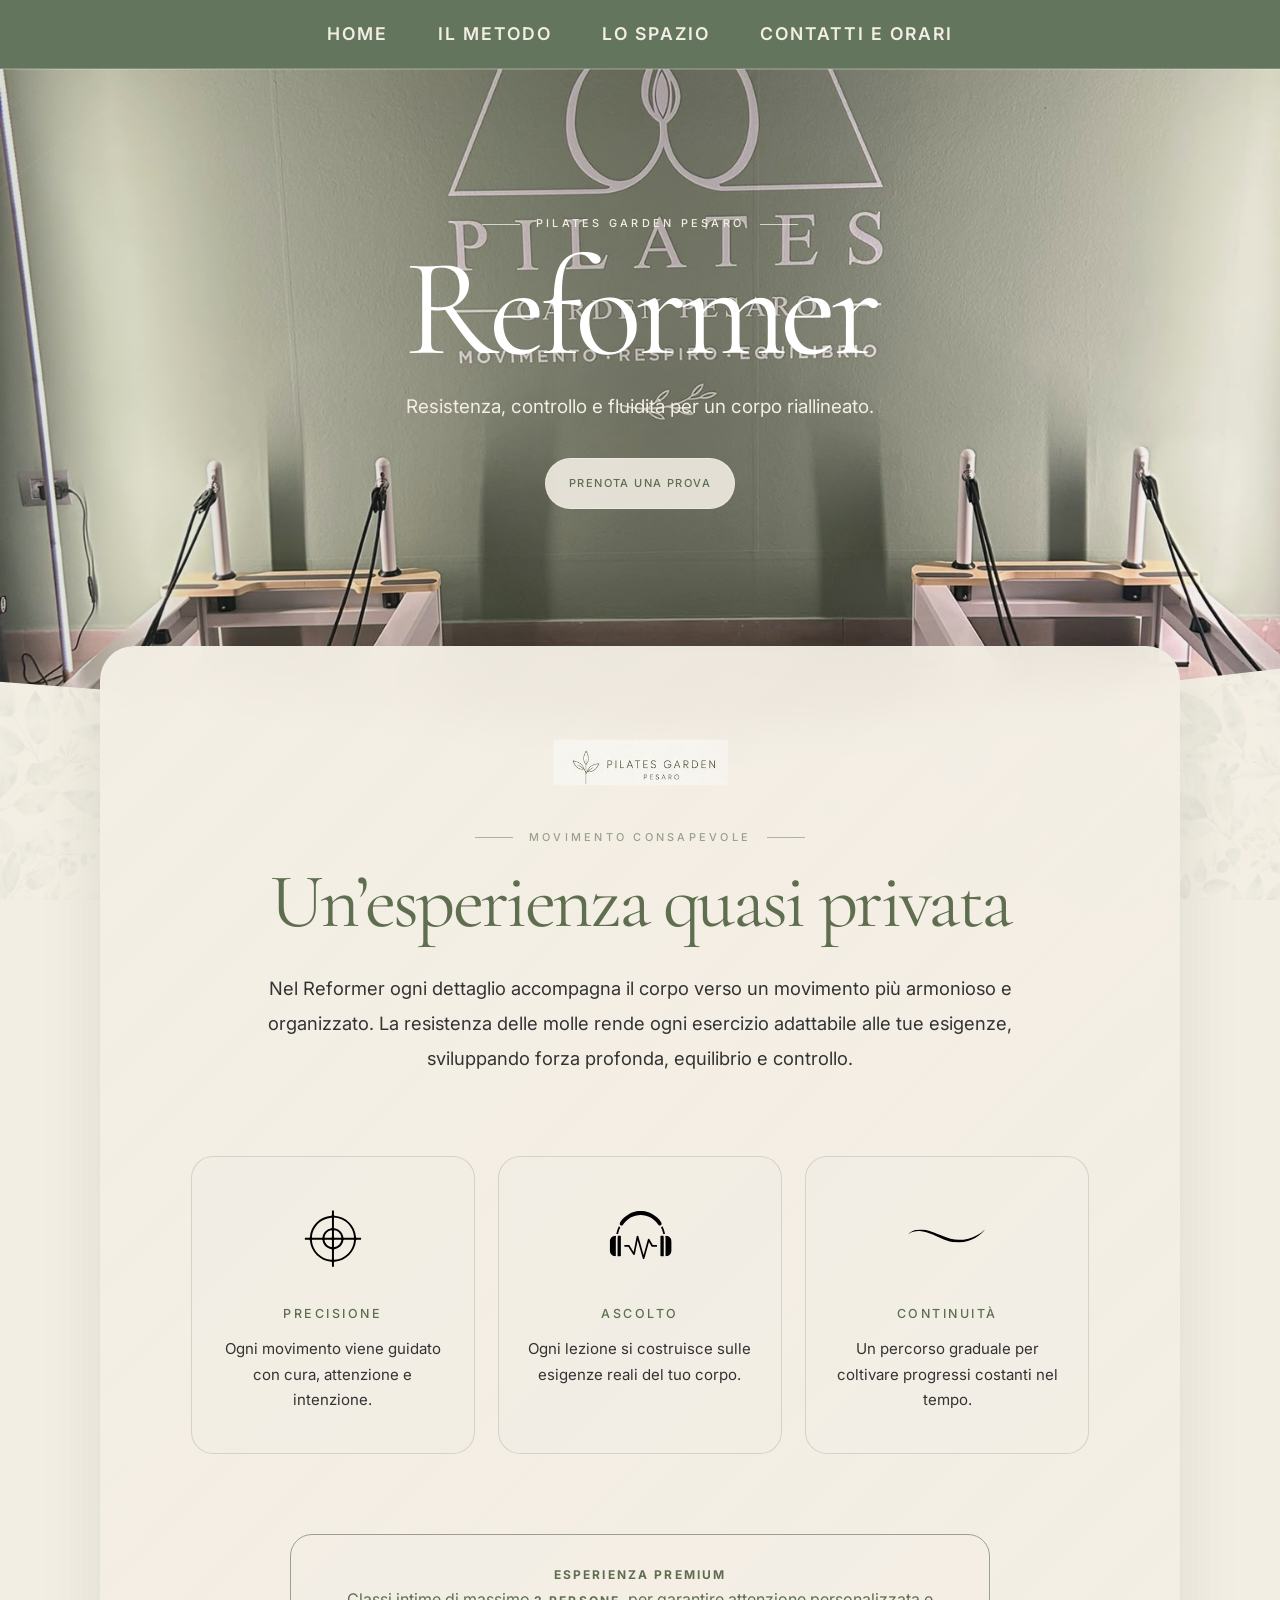
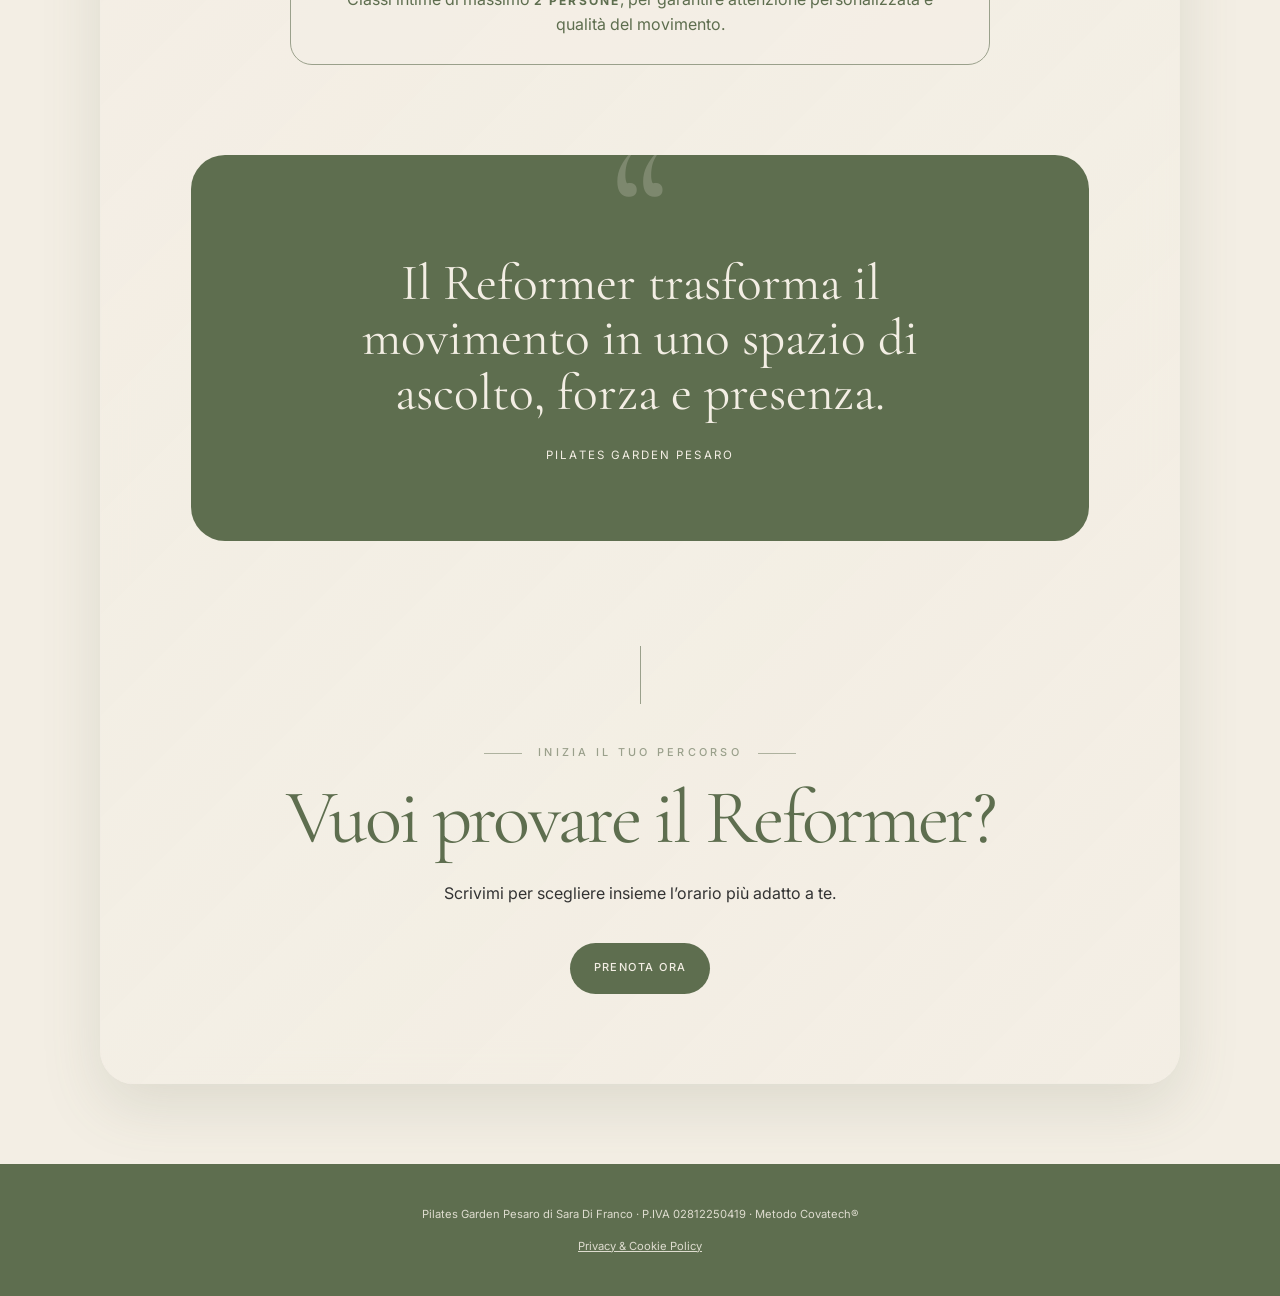
<file: reformer.html>
<!DOCTYPE html>
<html lang="it">
<head>
  <meta charset="UTF-8">
  <meta name="viewport" content="width=device-width, initial-scale=1.0">
  <title>Reformer | Pilates Garden Pesaro</title>
  <link rel="preconnect" href="https://fonts.googleapis.com">
  <link rel="preconnect" href="https://fonts.gstatic.com" crossorigin>
  <link href="https://fonts.googleapis.com/css2?family=Cormorant+Garamond:wght@400;500;600&family=Inter:wght@400;500;600&display=swap" rel="stylesheet">
  <link rel="stylesheet" href="common.css">
  <style>
    :root {
      /* Compatibilità con i token già presenti in common.css */
      --cream: var(--crema-sfondo);
      --olive: var(--verde-oliva-titoli);
      --sage: var(--verde-salvia);
      --ink: var(--testo-scuro);
      --font-display: "Cormorant Garamond", serif;
      --font-body: "Inter", sans-serif;
      --radius-small: 14px;
      --radius-medium: 22px;
      --radius-large: 34px;
      --shadow-soft: 0 22px 60px color-mix(in srgb, var(--olive) 15%, transparent);
    }

    * { box-sizing: border-box; }
    html { scroll-behavior: smooth; }
    body { margin: 0; overflow-x: hidden; color: var(--ink); font-family: var(--font-body); background: var(--cream); }
    a { -webkit-tap-highlight-color: transparent; }

    /* =========================================================
       PATTERN DI SFONDO (Identico al Matwork)
    ========================================================= */
    body::before {
        content: "";
        position: fixed;
        inset: 0;
        pointer-events: none;
        background-image:
            linear-gradient(
                rgba(247, 243, 234, 0.88),
                rgba(247, 243, 234, 0.88)
            ),
         
     url('sfondo-foglie.jpg');
        background-size: auto, 360px;
        background-repeat: repeat, repeat;
        opacity: 0.5;
        z-index: -2;
    }

    /* =========================================================
       NAVIGAZIONE
    ========================================================= */
    .sub-nav {
        position: relative;
        z-index: 50;
    }

    /* Stile Bottoni (mantenuto intatto rimuovendo solo le vecchie classi nav) */
    .button { display: inline-flex; align-items: center; justify-content: center; min-height: 51px; padding: .8rem 1.45rem; border-radius: 999px; font-family: var(--font-body); font-size: .69rem; font-weight: 500; letter-spacing: .13em; text-decoration: none; text-transform: uppercase; transition: transform .28s ease, box-shadow .28s ease, background .28s ease; }
    .button:hover { transform: translateY(-3px); box-shadow: var(--shadow-soft); }

    .hero-reformer { position: relative; display: grid; min-height: min(74vh, 780px); padding: 7rem 1.5rem 12rem; overflow: hidden; place-items: center; isolation: isolate; background: url("reformerpuliti.jpeg") center / cover no-repeat; clip-path: polygon(0 0, 100% 0, 100% 90%, 55% 100%, 0 92%); }
    .hero-reformer::before { position: absolute; z-index: -1; inset: 0; content: ""; background: linear-gradient(125deg, color-mix(in srgb, var(--olive) 22%, transparent), color-mix(in srgb, var(--olive) 6%, transparent)); }
    .hero-reformer::after { position: absolute; z-index: -1; inset: -8%; content: ""; border: 1px solid color-mix(in srgb, var(--cream) 25%, transparent); border-radius: 50%; transform: rotate(-20deg) scale(1.3); opacity: .22; }
    .hero-content { max-width: 760px; color: var(--cream); text-align: center; animation: heroReveal 1.1s cubic-bezier(.2,.7,.2,1) both; }
    .hero-eyebrow, .section-kicker { display: flex; align-items: center; justify-content: center; gap: 1rem; margin: 0 0 1.25rem; color: var(--sage); font-size: .68rem; font-weight: 500; letter-spacing: .3em; text-transform: uppercase; }
    .hero-eyebrow { color: var(--cream); }
    .hero-eyebrow::before, .hero-eyebrow::after, .section-kicker::before, .section-kicker::after { width: 38px; height: 1px; content: ""; background: currentColor; opacity: .78; }
    h1, h2, blockquote { font-family: var(--font-display); font-weight: 400; }
    .hero-content h1 { margin: 0; font-size: clamp(4.6rem, 11vw, 8.7rem); line-height: .8; letter-spacing: -.045em; }
    .hero-description { max-width: 540px; margin: 1.6rem auto 0; font-size: clamp(1rem, 2vw, 1.18rem); line-height: 1.75; }
    .hero-actions, .cross-actions { display: flex; flex-wrap: wrap; justify-content: center; gap: .9rem; margin-top: 2.2rem; }
    .button-primary { color: var(--cream); background: var(--olive); }
    .button-secondary { color: var(--olive); border: 1px solid color-mix(in srgb, var(--cream) 72%, transparent); background: color-mix(in srgb, var(--cream) 89%, transparent); backdrop-filter: blur(10px); }

    .main-content { position: relative; z-index: 2; max-width: 1120px; margin: clamp(-95px, -7vw, -66px) auto 5rem; padding: 0 1.25rem; }
    .content-section { padding: clamp(2.5rem, 7vw, 5.6rem); border: 1px solid color-mix(in srgb, var(--cream) 78%, transparent); border-radius: var(--radius-large); background: linear-gradient(135deg, color-mix(in srgb, var(--cream) 98%, transparent), color-mix(in srgb, var(--cream) 86%, transparent)); box-shadow: var(--shadow-soft); backdrop-filter: blur(18px); }
    .brand-logo { display: block; width: min(175px, 55%); margin: 0 auto 2.5rem; animation: fadeUp .9s .2s ease both; }
    .section-heading { max-width: 760px; margin: 0 auto; text-align: center; }
    h2 { margin: 0; color: var(--olive); font-size: clamp(3rem, 6vw, 5rem); line-height: .95; letter-spacing: -.035em; }
    .lead { max-width: 750px; margin: 2rem auto 0; font-size: clamp(1rem, 2vw, 1.15rem); line-height: 1.9; text-align: center; }

    .features-grid { display: grid; grid-template-columns: repeat(3, 1fr); gap: 1.4rem; margin: clamp(3rem, 7vw, 5rem) 0; }
    .feature-item { padding: 2.5rem 1.5rem; text-align: center; border: 1px solid color-mix(in srgb, var(--sage) 35%, transparent); border-radius: var(--radius-medium); background: color-mix(in srgb, var(--cream) 62%, transparent); transition: transform .4s cubic-bezier(.2,.7,.2,1), box-shadow .4s ease; }
    .feature-item:hover { transform: translateY(-10px); box-shadow: var(--shadow-soft); }
    .feature-item img { width: 78px; height: 78px; object-fit: contain; animation: iconFloat 4.5s ease-in-out infinite; }
    .feature-item:nth-child(2) img { animation-delay: -1.5s; }
    .feature-item:nth-child(3) img { animation-delay: -3s; }
    .feature-item h3 { margin: 1.35rem 0 .75rem; color: var(--olive); font-family: var(--font-body); font-size: .78rem; font-weight: 500; letter-spacing: .2em; text-transform: uppercase; }
    .feature-item p { margin: 0; font-size: .94rem; line-height: 1.7; }
    .premium-note { max-width: 700px; margin: 0 auto; padding: 1.65rem 2rem; color: var(--olive); text-align: center; border: 1px solid var(--sage); border-radius: var(--radius-medium); background: color-mix(in srgb, var(--cream) 67%, transparent); }
    .premium-note strong { font-size: .75rem; letter-spacing: .18em; text-transform: uppercase; }
    .testimonial-section { position: relative; max-width: 900px; margin: clamp(3.2rem, 7vw, 5.8rem) auto; padding: clamp(2.9rem, 6vw, 4.8rem); overflow: hidden; color: var(--cream); text-align: center; border-radius: var(--radius-large); background: var(--olive); }
    .testimonial-section::before { position: absolute; top: -2.2rem; left: 50%; content: "“"; color: var(--sage); font-family: var(--font-display); font-size: 11rem; line-height: 1; opacity: .52; transform: translateX(-50%); }
    blockquote { position: relative; max-width: 690px; margin: 1.5rem auto 0; font-size: clamp(2rem, 4vw, 3.2rem); line-height: 1.08; }
    .testimonial-section cite { position: relative; display: block; margin-top: 1.5rem; font-size: .72rem; font-style: normal; letter-spacing: .18em; text-transform: uppercase; }
    .explore-section { padding-top: 1rem; text-align: center; }
    .explore-section::before { display: block; width: 1px; height: 58px; margin: 0 auto 2.5rem; content: ""; background: var(--sage); }
    .explore-section p:not(.section-kicker) { max-width: 520px; margin: 1.5rem auto 0; line-height: 1.8; }

    footer { padding: 2.5rem 1.5rem; color: var(--cream); text-align: center; background: var(--olive); }
    .footer-nav { display: flex; flex-wrap: wrap; justify-content: center; gap: 1.4rem; margin-bottom: 1.25rem; }
    .footer-nav a { color: var(--cream); font-size: .68rem; letter-spacing: .13em; text-decoration: none; text-transform: uppercase; }
    footer p { margin: 0; font-size: .7rem; line-height: 1.8; opacity: .86; }
    .footer-legal { margin-top: .7rem; }
    .footer-legal a { color: inherit; }

    .reveal { opacity: 0; transform: translateY(28px); transition: opacity .75s ease, transform .75s cubic-bezier(.2,.7,.2,1); }
    .reveal.show { opacity: 1; transform: translateY(0); }
    @keyframes heroReveal { from { opacity: 0; transform: translateY(36px); } to { opacity: 1; transform: translateY(0); } }
    @keyframes fadeUp { from { opacity: 0; transform: translateY(18px); } to { opacity: 1; transform: translateY(0); } }
    @keyframes iconFloat { 0%, 100% { transform: translateY(0); } 50% { transform: translateY(-8px); } }
    @media (prefers-reduced-motion: reduce) { *, *::before, *::after { scroll-behavior: auto !important; animation-duration: .01ms !important; transition-duration: .01ms !important; } }
    
    @media (max-width: 800px) { 
        .hero-reformer { min-height: 690px; padding: 6rem 1.25rem 10rem; clip-path: polygon(0 0, 100% 0, 100% 93%, 52% 100%, 0 95%); } 
        .main-content { margin-top: -55px; padding: 0 .8rem; } 
        .features-grid { grid-template-columns: 1fr; } 
        .hero-actions, .cross-actions { flex-direction: column; } 
        .button { width: 100%; } 
    }
  </style>
</head>
<body>

  <!-- Navigazione identica al Matwork -->
  <nav class="sub-nav" aria-label="Navigazione principale">
    <ul class="nav-links">
        <li><a href="index.html">Home</a></li>
        <li><a href="metodo.html">Il Metodo</a></li>
        <li><a href="lo-spazio.html">Lo Spazio</a></li>
        <li><a href="contatti.html">Contatti e Orari</a></li>
    </ul>
  </nav>

  <header class="hero-reformer">
    <div class="hero-content"><p class="hero-eyebrow">Pilates Garden Pesaro</p><h1 style="color: white;">Reformer</h1><p class="hero-description">Resistenza, controllo e fluidità per un corpo riallineato.</p><div class="hero-actions"><a class="button button-secondary" href="contatti.html">Prenota una prova</a></div></div>
  </header>

  <main class="main-content">
    <section class="content-section reveal">
      <img class="brand-logo" src="pilatesgardenpes.svg" alt="Pilates Garden Pesaro">
      <div class="section-heading"><p class="section-kicker">Movimento consapevole</p><h2>Un’esperienza quasi privata</h2><p class="lead">Nel Reformer ogni dettaglio accompagna il corpo verso un movimento più armonioso e organizzato. La resistenza delle molle rende ogni esercizio adattabile alle tue esigenze, sviluppando forza profonda, equilibrio e controllo.</p></div>
      <div class="features-grid">
        <article class="feature-item"><img src="precisione.svg" alt=""><h3>Precisione</h3><p>Ogni movimento viene guidato con cura, attenzione e intenzione.</p></article>
        <article class="feature-item"><img src="ascolto.svg" alt=""><h3>Ascolto</h3><p>Ogni lezione si costruisce sulle esigenze reali del tuo corpo.</p></article>
        <article class="feature-item"><img src="onda.svg" alt=""><h3>Continuità</h3><p>Un percorso graduale per coltivare progressi costanti nel tempo.</p></article>
      </div>
      <div class="premium-note"><strong>Esperienza premium</strong><br>Classi intime di massimo <strong>2 persone</strong>, per garantire attenzione personalizzata e qualità del movimento.</div>
      <section class="testimonial-section"><blockquote>Il Reformer trasforma il movimento in uno spazio di ascolto, forza e presenza.</blockquote><cite>Pilates Garden Pesaro</cite></section>
      <section class="explore-section"><p class="section-kicker">Inizia il tuo percorso</p><h2>Vuoi provare il Reformer?</h2><p>Scrivimi per scegliere insieme l’orario più adatto a te.</p><div class="cross-actions"><a class="button button-primary" href="contatti.html">Prenota ora</a></div></section>
    </section>
  </main>

  <footer><p>Pilates Garden Pesaro di Sara Di Franco · P.IVA 02812250419 · Metodo Covatech®</p><p class="footer-legal"><a href="privacy.html">Privacy &amp; Cookie Policy</a></p></footer>
  <script>
    const observer = new IntersectionObserver((entries) => entries.forEach((entry) => { if (entry.isIntersecting) { entry.target.classList.add('show'); observer.unobserve(entry.target); } }), { threshold: .12 });
    document.querySelectorAll('.reveal').forEach((element) => observer.observe(element));
  </script>
</body>
</html>
</file>
<file: common.css>
/* =========================================
   COMMON.CSS - SOLO BASE, NAVBAR E FOOTER
========================================= */

@import url('https://fonts.googleapis.com/css2?family=Cormorant+Garamond:ital,wght@0,400;0,600;1,400;1,600&display=swap');

:root {
    --crema-sfondo: #F3EEE4;
    --verde-oliva-titoli: #5E6E4F;
    --verde-salvia: #9AA08B; /* Il colore del banner promozionale */
    --testo-scuro: #333333;
}

* { box-sizing: border-box; margin: 0; padding: 0; }

body {
    font-family: 'Cormorant Garamond', serif;
    background-color: var(--crema-sfondo);
    color: var(--testo-scuro);
    line-height: 1.6;
    overflow-x: hidden;
    display: flex;
    flex-direction: column;
    min-height: 100vh;
}

/* TIPOGRAFIA DI BASE */
h1, h2, h3, h4 { color: var(--verde-oliva-titoli); font-weight: 600; text-align: center; }
.maiuscole-spaziate { text-transform: uppercase; letter-spacing: 3px; font-size: 1rem; color: var(--verde-oliva-titoli); }

/* --- NAVBAR VERDE SALVIA --- */
.sub-nav {
    background-color: #63755C; /* verde "parete" dello studio: più leggibile del salvia */
    padding: 20px 5%;
    display: flex; 
    justify-content: center;
    border-bottom: 1px solid rgba(255, 255, 255, 0.2);
    position: sticky; top: 0; z-index: 1000;
}

.nav-links { list-style: none; display: flex; gap: 50px; }

.nav-links a {
    color: var(--crema-sfondo); /* Testo crema chiaro per risaltare sul verde */
    text-decoration: none; 
    text-transform: uppercase; letter-spacing: 2px; 
    font-weight: 600; font-size: 1.1rem; transition: color 0.3s;
}

.nav-links a:hover { color: #ffffff; }
.nav-links a[aria-current="page"] { color: #ffffff; border-bottom: 1px solid currentColor; padding-bottom: 2px; }
.sub-nav a:focus-visible { outline: 2px solid #FBF8F2; outline-offset: 3px; border-radius: 4px; }

/* FOOTER */
.footer-bar {
    background-color: var(--verde-oliva-titoli); color: var(--crema-sfondo);
    text-align: center; padding: 30px 20px; text-transform: uppercase;
    letter-spacing: 2px; font-size: 0.9rem; margin-top: auto;
}
.footer-bar a { color: var(--crema-sfondo); text-decoration: underline; margin: 0 10px; }

/* RESPONSIVE BASE */
@media (max-width: 768px) {
    .sub-nav { padding: 12px 4%; }
    .nav-links { flex-wrap: wrap; gap: 6px 18px; justify-content: center; }
    .nav-links a { font-size: 0.95rem; letter-spacing: 1px; }
}
</file>
